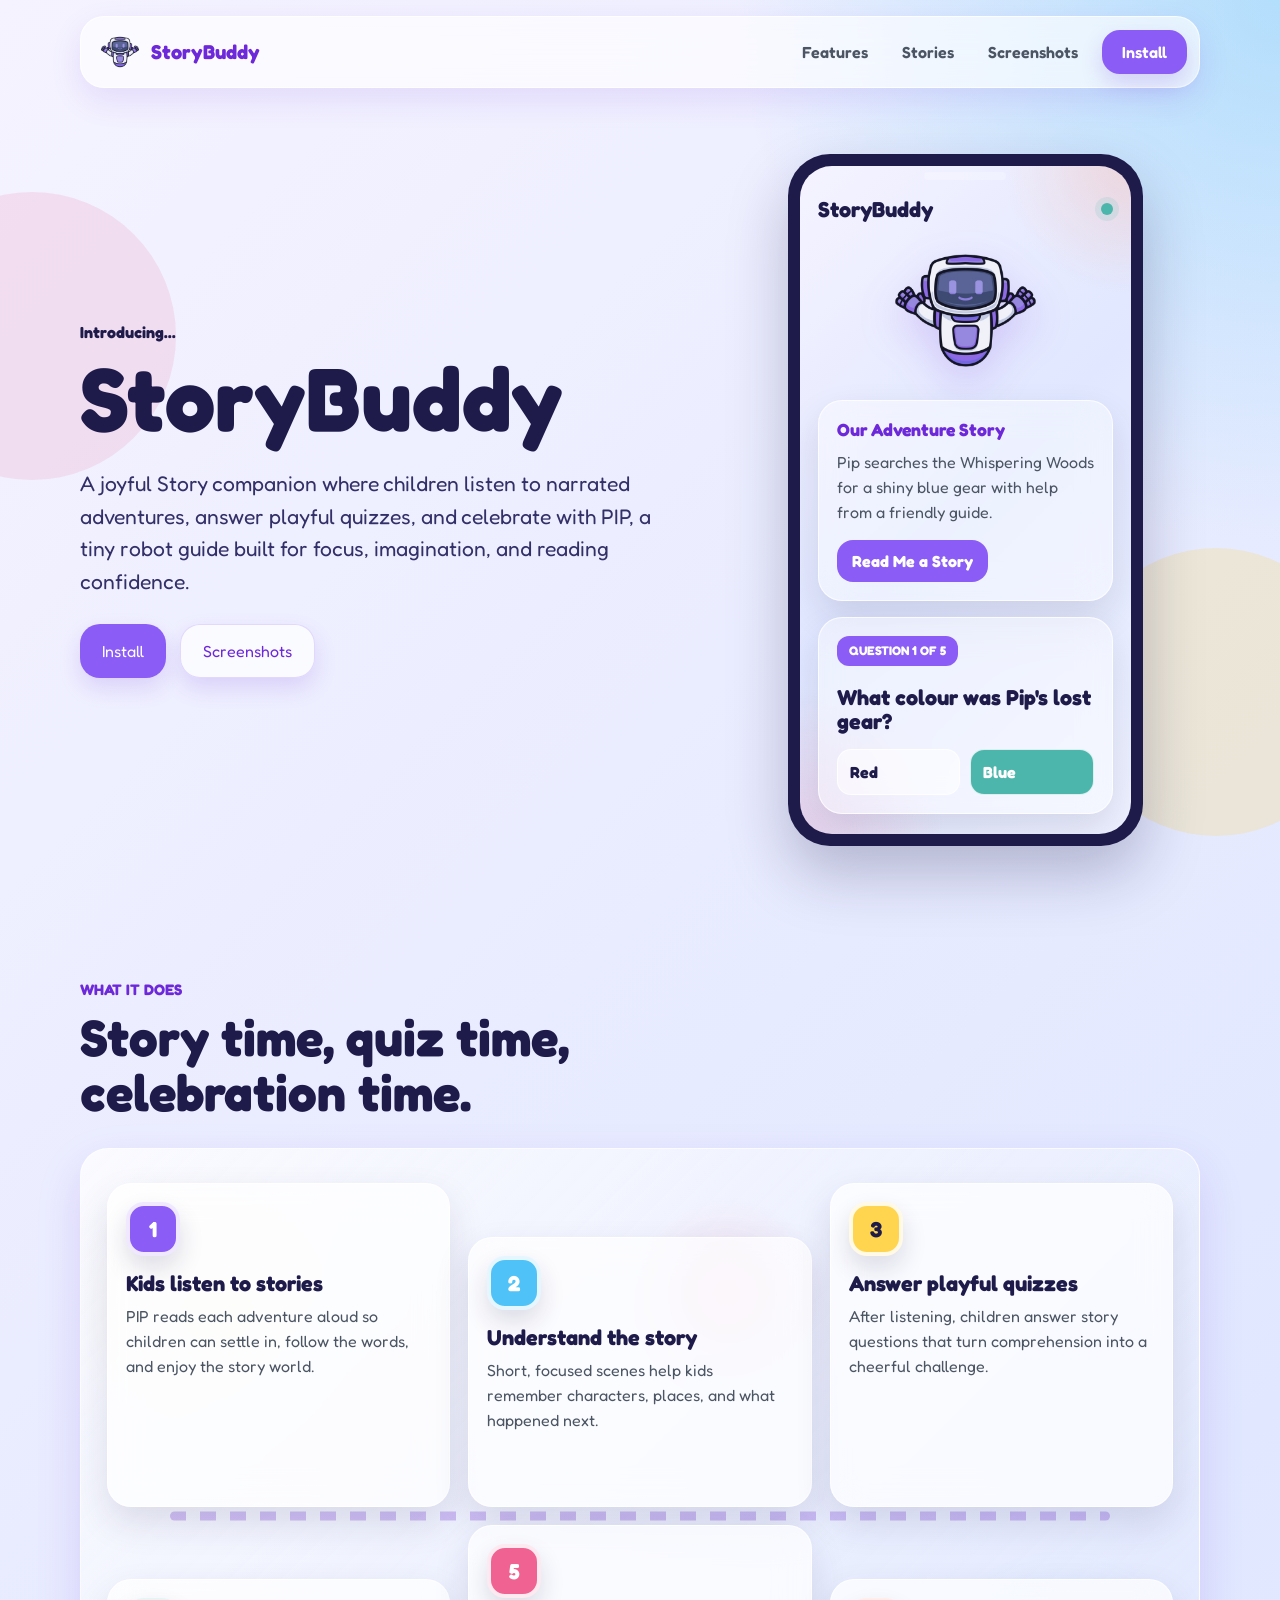
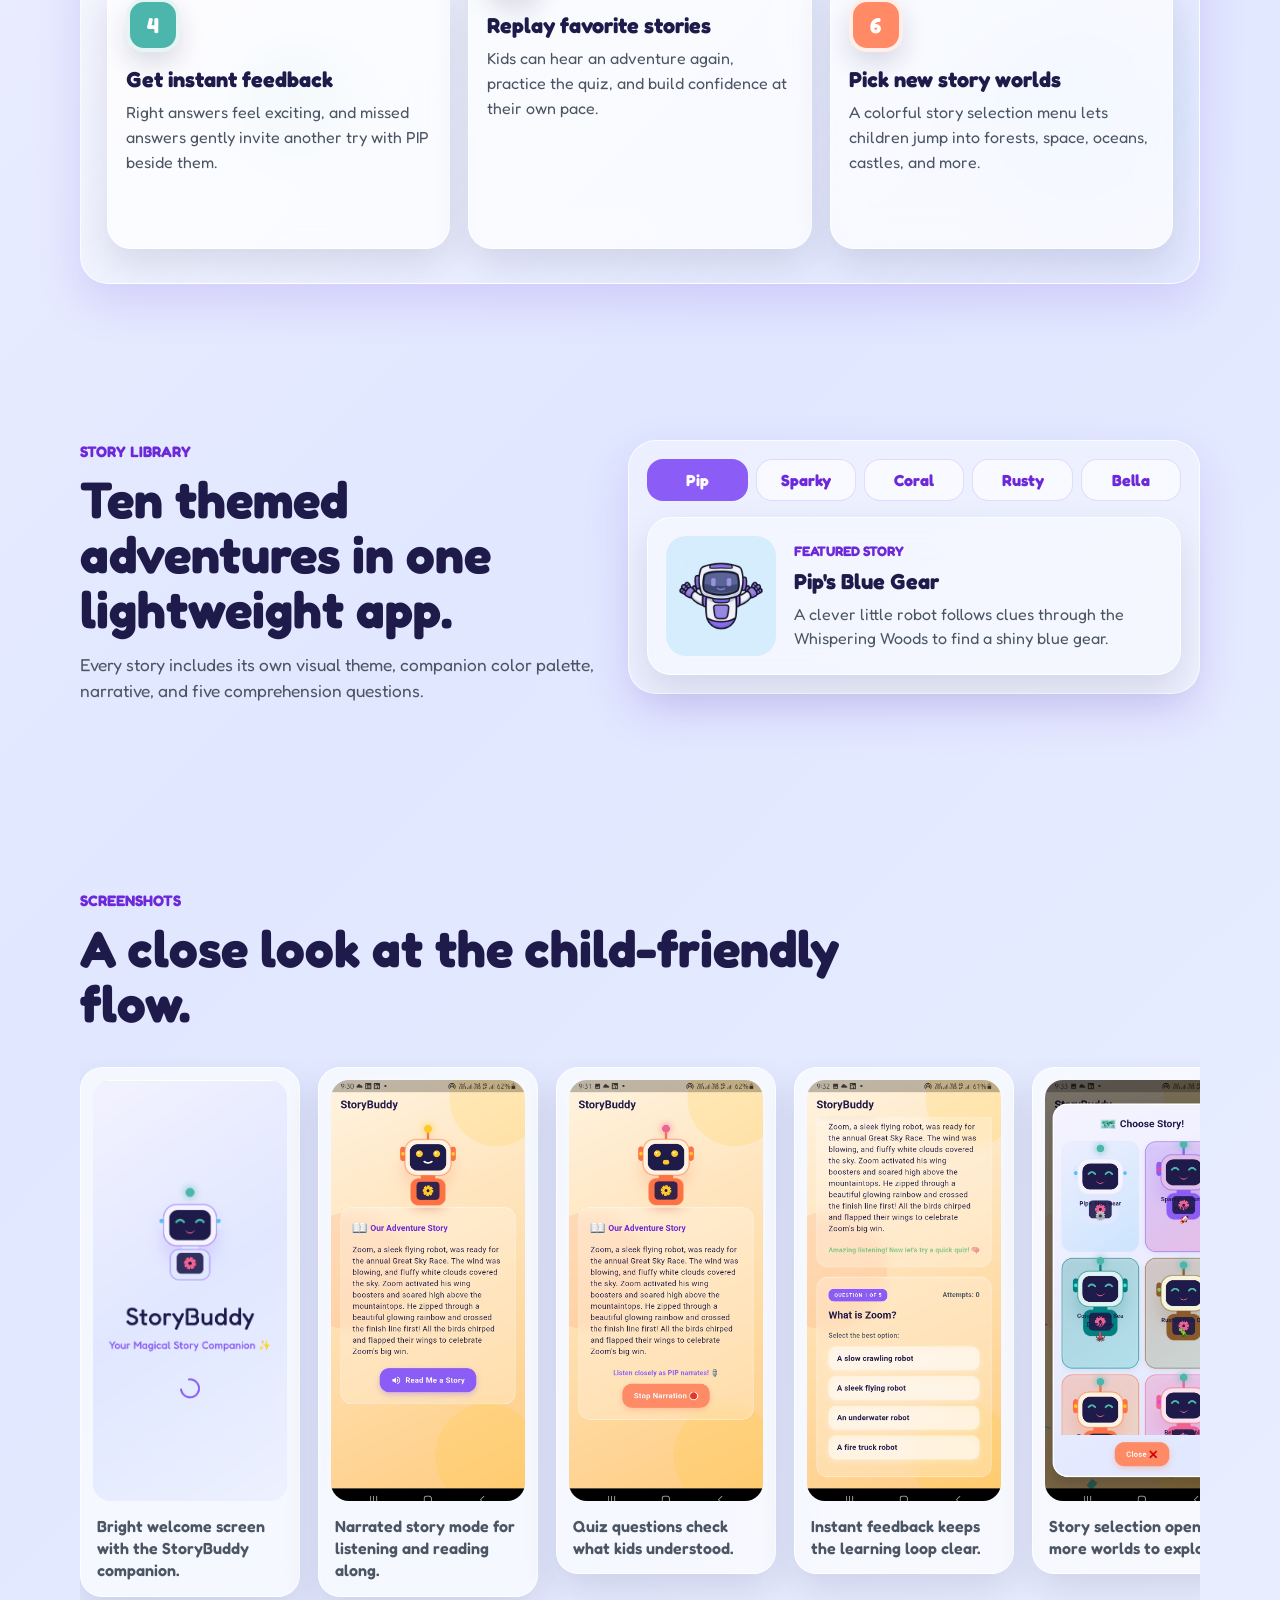
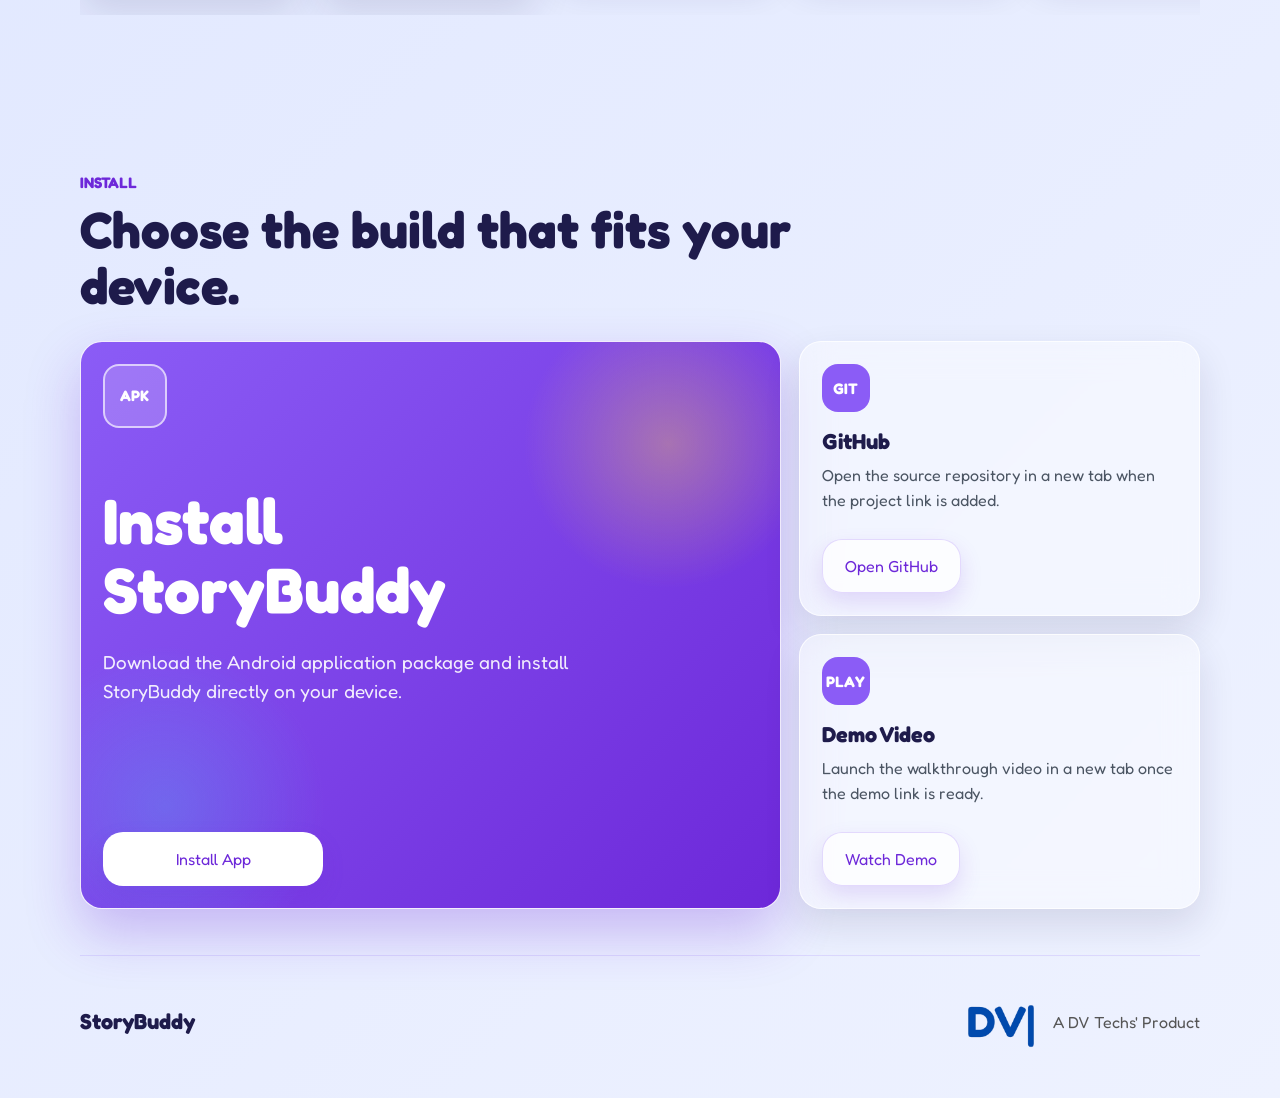
<file: site/index.html>
<!DOCTYPE html>
<html lang="en">
<head>
  <meta charset="UTF-8">
  <meta name="viewport" content="width=device-width, initial-scale=1.0">
  <meta name="description" content="StoryBuddy is a joyful Flutter storytelling companion for children with narrated stories, PIP the robot, and interactive comprehension quizzes.">
  <meta name="theme-color" content="#8B5CF6">
  <link rel="icon" type="image/png" href="../assets/logo/robo_logo.png">
  <link rel="preconnect" href="https://fonts.googleapis.com">
  <link rel="preconnect" href="https://fonts.gstatic.com" crossorigin>
  <link href="https://fonts.googleapis.com/css2?family=Fredoka:wght@400;500;600;700&display=swap" rel="stylesheet">
  <title>StoryBuddy - Magical Story Companion</title>
  <link rel="stylesheet" href="styles.css">
</head>
<body>
  <header class="site-header" data-header>
    <a class="brand" href="#top" aria-label="StoryBuddy home">
      <img src="../assets/logo/robo_logo.png" alt="" class="brand__mark">
      <span>StoryBuddy</span>
    </a>

    <button class="nav-toggle" type="button" aria-label="Open navigation" aria-expanded="false" data-nav-toggle>
      <span></span>
      <span></span>
    </button>

    <nav class="nav-links" data-nav>
      <a href="#features">Features</a>
      <a href="#stories">Stories</a>
      <a href="#screenshots">Screenshots</a>
      <a class="nav-install" href="#install">Install</a>
    </nav>
  </header>

  <main id="top">
    <section class="hero section-panel" aria-labelledby="hero-title">
      <div class="hero__content">
        <h4>Introducing...</h4>
        <h1 id="hero-title">StoryBuddy</h1>
        <p class="hero__lead">
          A joyful Story companion where children listen to narrated adventures,
          answer playful quizzes, and celebrate with PIP, a tiny robot guide built for focus,
          imagination, and reading confidence.
        </p>
        <div class="hero__actions" aria-label="Primary actions">
          <a class="button button--primary" href="#install">
            Install
          </a>
          <a class="button button--secondary" href="#screenshots">
            Screenshots
          </a>
        </div>
        
      </div>

      <div class="hero__visual" aria-label="StoryBuddy app preview">
        <div class="phone phone--hero">
          <div class="phone__screen">
            <div class="app-topbar">
              <span>StoryBuddy</span>
              <span class="signal-dot"></span>
            </div>
            <div class="pip-stage">
              <img src="../assets/logo/robo_logo.png" alt="PIP robot companion" class="pip-logo">
            </div>
            <article class="glass-card story-card">
              <div class="card-title">Our Adventure Story</div>
              <p>
                Pip searches the Whispering Woods for a shiny blue gear with help
                from a friendly guide.
              </p>
              <button class="mini-button" type="button">Read Me a Story</button>
            </article>
            <article class="glass-card quiz-card">
              <div class="question-tag">Question 1 of 5</div>
              <br/>
              <br/>
              <h3>What colour was Pip's lost gear?</h3>
              <div class="answer-grid">
                <span>Red</span>
                <span class="is-selected">Blue</span>
              </div>
            </article>
          </div>
        </div>
      </div>
    </section>

    <section class="section-wrap" id="features" aria-labelledby="features-title">
      <div class="section-heading">
        <p class="eyebrow">What it does</p>
        <h2 id="features-title">Story time, quiz time, celebration time.</h2>
      </div>

      <div class="feature-map" aria-label="StoryBuddy learning journey">
        <article class="map-stop map-stop--listen">
          <span class="map-stop__badge" aria-hidden="true">1</span>
          <div>
            <h3>Kids listen to stories</h3>
            <p>PIP reads each adventure aloud so children can settle in, follow the words, and enjoy the story world.</p>
          </div>
        </article>
        <article class="map-stop map-stop--understand">
          <span class="map-stop__badge" aria-hidden="true">2</span>
          <div>
            <h3>Understand the story</h3>
            <p>Short, focused scenes help kids remember characters, places, and what happened next.</p>
          </div>
        </article>
        <article class="map-stop map-stop--quiz">
          <span class="map-stop__badge" aria-hidden="true">3</span>
          <div>
            <h3>Answer playful quizzes</h3>
            <p>After listening, children answer story questions that turn comprehension into a cheerful challenge.</p>
          </div>
        </article>
        <article class="map-stop map-stop--feedback">
          <span class="map-stop__badge" aria-hidden="true">4</span>
          <div>
            <h3>Get instant feedback</h3>
            <p>Right answers feel exciting, and missed answers gently invite another try with PIP beside them.</p>
          </div>
        </article>
        <article class="map-stop map-stop--replay">
          <span class="map-stop__badge" aria-hidden="true">5</span>
          <div>
            <h3>Replay favorite stories</h3>
            <p>Kids can hear an adventure again, practice the quiz, and build confidence at their own pace.</p>
          </div>
        </article>
        <article class="map-stop map-stop--worlds">
          <span class="map-stop__badge" aria-hidden="true">6</span>
          <div>
            <h3>Pick new story worlds</h3>
            <p>A colorful story selection menu lets children jump into forests, space, oceans, castles, and more.</p>
          </div>
        </article>
      </div>
    </section>

    <section class="section-wrap split-section" id="stories" aria-labelledby="stories-title">
      <div class="section-heading">
        <p class="eyebrow">Story library</p>
        <h2 id="stories-title">Ten themed adventures in one lightweight app.</h2>
        <p>
          Every story includes its own visual theme, companion color palette, narrative,
          and five comprehension questions.
        </p>
      </div>

      <div class="story-picker" aria-label="Story previews">
        <div class="story-tabs" role="tablist" aria-label="Select a story" data-story-tabs>
          <button class="story-tab is-active" type="button" data-story="0">Pip</button>
          <button class="story-tab" type="button" data-story="1">Sparky</button>
          <button class="story-tab" type="button" data-story="2">Coral</button>
          <button class="story-tab" type="button" data-story="3">Rusty</button>
          <button class="story-tab" type="button" data-story="4">Bella</button>
        </div>
        <article class="story-preview glass-card" data-story-preview>
          <div class="story-preview__media">
            <img src="../assets/logo/robo_logo.png" alt="StoryBuddy robot preview">
          </div>
          <div>
            <p class="story-preview__label">Featured story</p>
            <h3 data-story-title>Pip's Blue Gear</h3>
            <p data-story-text>
              A clever little robot follows clues through the Whispering Woods to find a shiny blue gear.
            </p>
          </div>
        </article>
      </div>
    </section>

    <section class="section-wrap" id="screenshots" aria-labelledby="screenshots-title">
      <div class="section-heading">
        <p class="eyebrow">Screenshots</p>
        <h2 id="screenshots-title">A close look at the child-friendly flow.</h2>
      </div>

      <div class="screenshot-gallery">
        <figure class="screenshot-card">
          <img src="../assets/screenshots/1.png" alt="StoryBuddy splash screen">
          <figcaption>Bright welcome screen with the StoryBuddy companion.</figcaption>
        </figure>

        <figure class="screenshot-card">
          <img src="../assets/screenshots/2.jpeg" alt="StoryBuddy story narration screen">
          <figcaption>Narrated story mode for listening and reading along.</figcaption>
        </figure>

        <figure class="screenshot-card">
          <img src="../assets/screenshots/3.jpeg" alt="StoryBuddy quiz question screen">
          <figcaption>Quiz questions check what kids understood.</figcaption>
        </figure>

        <figure class="screenshot-card">
          <img src="../assets/screenshots/4.jpeg" alt="StoryBuddy answer feedback screen">
          <figcaption>Instant feedback keeps the learning loop clear.</figcaption>
        </figure>

        <figure class="screenshot-card">
          <img src="../assets/screenshots/5.jpeg" alt="StoryBuddy story selection screen">
          <figcaption>Story selection opens more worlds to explore.</figcaption>
        </figure>

        <figure class="screenshot-card">
          <img src="../assets/screenshots/6.jpeg" alt="StoryBuddy story world screen">
          <figcaption>Each world has its own playful look and feel.</figcaption>
        </figure>

        <figure class="screenshot-card">
          <img src="../assets/screenshots/7.jpeg" alt="StoryBuddy replay and quiz flow screen">
          <figcaption>Replayable stories make practice easy.</figcaption>
        </figure>
      </div>
    </section>

    <section class="section-wrap install-section" id="install" aria-labelledby="install-title">
      <div class="section-heading">
        <p class="eyebrow">Install</p>
        <h2 id="install-title">Choose the build that fits your device.</h2>
      </div>

      <div class="install-grid install-grid--actions">
        <article class="install-card install-card--primary">
          <span class="install-icon" aria-hidden="true">APK</span>
          <br/>
          <br/>
          <h3>Install StoryBuddy</h3>
          <p>Download the Android application package and install StoryBuddy directly on your device.</p>
          <a class="button button--primary install-download" href="../assets/downloads/StoryBuddy.apk" download>
            Install App
          </a>
        </article>

        <article class="install-card install-card--link">
          <span class="install-icon" aria-hidden="true">GIT</span>
          <h3>GitHub</h3>
          <p>Open the source repository in a new tab when the project link is added.</p>
          <a class="button button--secondary" href="https://github.com/DilipVelayutham/StoryBuddy" target="_blank" rel="noopener noreferrer">
            Open GitHub
          </a>
        </article>

        <article class="install-card install-card--link">
          <span class="install-icon" aria-hidden="true">PLAY</span>
          <h3>Demo Video</h3>
          <p>Launch the walkthrough video in a new tab once the demo link is ready.</p>
          <a class="button button--soft" href="https://drive.google.com/file/d/1a7AIVTSMLibVYfWcTxDYry6CwNTFH7X1/view?usp=sharing" target="_blank" rel="noopener noreferrer">
            Watch Demo
          </a>
        </article>
      </div>
    </section>
  </main>

  <footer class="site-footer">
    <div>
      <h3>StoryBuddy</h3>
    </div>
    <div class="logo-container">
      <img src="../assets/logo/dv_logo.png" alt="DV Logo" style="height: 80px; width: 80px;">
      <span class="tagline">A DV Techs' Product</span>
    </div>
  </footer>

  <script src="script.js"></script>
</body>
</html>
</file>
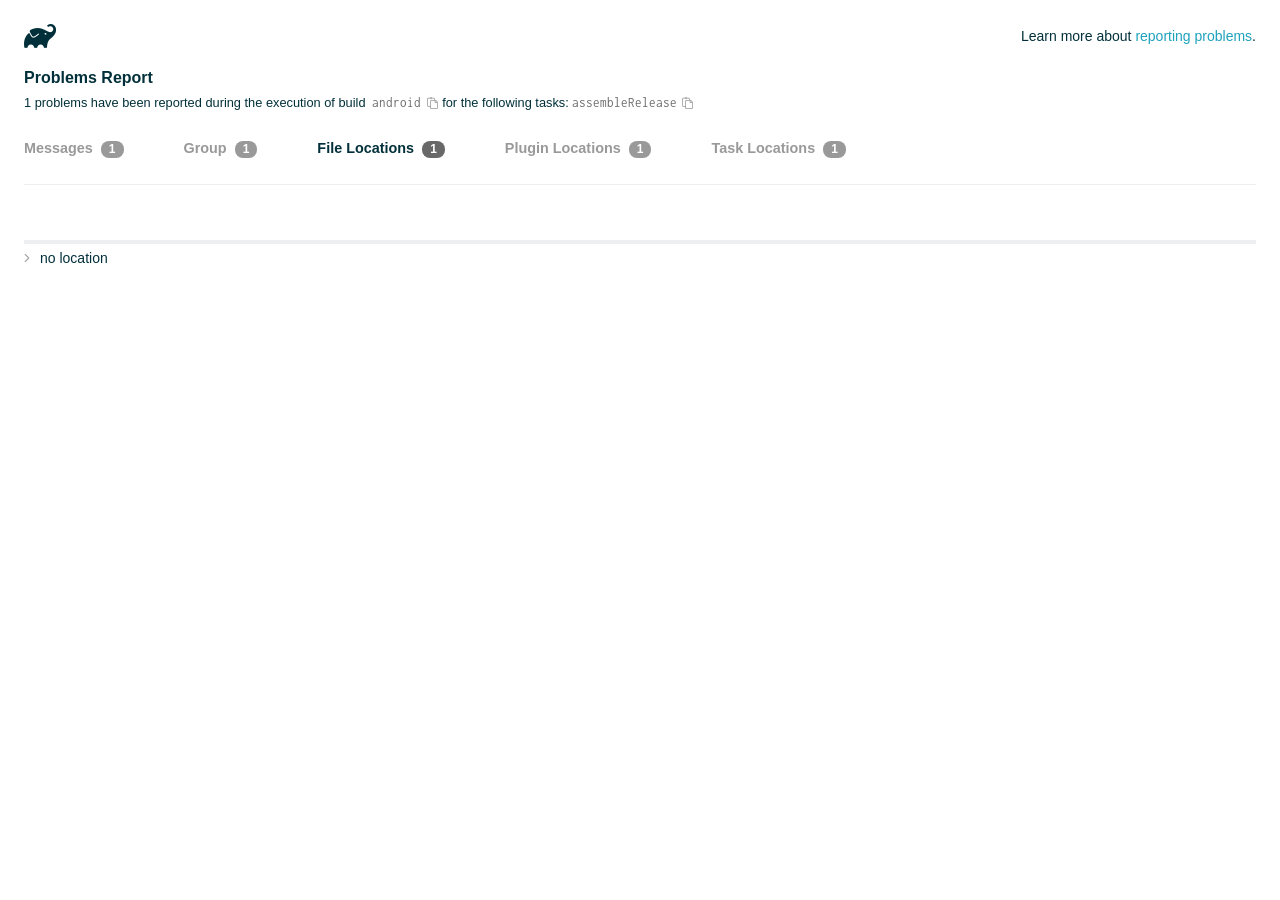
<file: android/build/reports/problems/problems-report.html>
<!DOCTYPE html>

<html lang="en">
<head>
    <!-- Required meta tags -->
    <meta charset="utf-8">
    <meta name="viewport" content="width=device-width, initial-scale=1, shrink-to-fit=no">

                    <style type="text/css">
                /*! normalize.css v7.0.0 | MIT License | github.com/necolas/normalize.css */
html {
    line-height: 1.15;
    -ms-text-size-adjust: 100%;
    -webkit-text-size-adjust: 100%
}

body {
    margin: 0
}

article, aside, footer, header, nav, section {
    display: block
}

h1 {
    font-size: 2em;
    margin: .67em 0
}

figcaption, figure, main {
    display: block
}

figure {
    margin: 1em 40px
}

hr {
    box-sizing: content-box;
    height: 0;
    overflow: visible
}

pre {
    font-family: monospace, monospace;
    font-size: 1em
}

a {
    background-color: transparent;
    -webkit-text-decoration-skip: objects
}

abbr[title] {
    border-bottom: none;
    text-decoration: underline;
    text-decoration: underline dotted
}

b, strong {
    font-weight: inherit
}

b, strong {
    font-weight: bolder
}

code, kbd, samp {
    font-family: monospace, monospace;
    font-size: 1em
}

dfn {
    font-style: italic
}

mark {
    background-color: #ff0;
    color: #000
}

small {
    font-size: 80%
}

sub, sup {
    font-size: 75%;
    line-height: 0;
    position: relative;
    vertical-align: baseline
}

sub {
    bottom: -.25em
}

sup {
    top: -.5em
}

audio, video {
    display: inline-block
}

audio:not([controls]) {
    display: none;
    height: 0
}

img {
    border-style: none
}

svg:not(:root) {
    overflow: hidden
}

button, input, optgroup, select, textarea {
    font-family: sans-serif;
    font-size: 100%;
    line-height: 1.15;
    margin: 0
}

button, input {
    overflow: visible
}

button, select {
    text-transform: none
}

[type=reset], [type=submit], button, html [type=button] {
    -webkit-appearance: button
}

[type=button]::-moz-focus-inner, [type=reset]::-moz-focus-inner, [type=submit]::-moz-focus-inner, button::-moz-focus-inner {
    border-style: none;
    padding: 0
}

[type=button]:-moz-focusring, [type=reset]:-moz-focusring, [type=submit]:-moz-focusring, button:-moz-focusring {
    outline: 1px dotted ButtonText
}

fieldset {
    padding: .35em .75em .625em
}

legend {
    box-sizing: border-box;
    color: inherit;
    display: table;
    max-width: 100%;
    padding: 0;
    white-space: normal
}

progress {
    display: inline-block;
    vertical-align: baseline
}

textarea {
    overflow: auto
}

[type=checkbox], [type=radio] {
    box-sizing: border-box;
    padding: 0
}

[type=number]::-webkit-inner-spin-button, [type=number]::-webkit-outer-spin-button {
    height: auto
}

[type=search] {
    -webkit-appearance: textfield;
    outline-offset: -2px
}

[type=search]::-webkit-search-cancel-button, [type=search]::-webkit-search-decoration {
    -webkit-appearance: none
}

::-webkit-file-upload-button {
    -webkit-appearance: button;
    font: inherit
}

details, menu {
    display: block
}

summary {
    display: list-item
}

canvas {
    display: inline-block
}

template {
    display: none
}

[hidden] {
    display: none
}

/* configuration cache styles */

.report-wrapper {
    margin: 0;
    padding: 0 24px;
}

.gradle-logo {
    width: 32px;
    height: 24px;
    background-image: url("[data-uri]");
    background-size: contain;
}

.header {
    display: flex;
    flex-wrap: wrap;
    position: fixed;
    top: 0;
    left: 0;
    width: 100%;
    padding: 24px 24px 0 24px;
    background-color: white;
    z-index: 1;
}

.learn-more {
    margin-left: auto;
    align-self: center;
    font-size: 0.875rem;
    font-weight: normal;
}

.title {
    display: flex;
    align-items: center;
    padding: 18px 0 24px 0;
    flex: 1 0 100%;
}

.content {
    font-size: 0.875rem;
    padding: 240px 0 48px;
    overflow-x: auto;
    white-space: nowrap;
}

.content ol:first-of-type {
    margin: 0;
}

.tree-btn {
    cursor: pointer;
    display: inline-block;
    width: 16px;
    height: 16px;
    background-size: contain;
    background-repeat: no-repeat;
    vertical-align: middle;
    margin-top: -0.2em;
}

.tree-btn.collapsed {
    background-image: url('data:image/svg+xml;utf8,<svg xmlns="http://www.w3.org/2000/svg" viewBox="0 0 192 512"><path d="M166.9 264.5l-117.8 116c-4.7 4.7-12.3 4.7-17 0l-7.1-7.1c-4.7-4.7-4.7-12.3 0-17L127.3 256 25.1 155.6c-4.7-4.7-4.7-12.3 0-17l7.1-7.1c4.7-4.7 12.3-4.7 17 0l117.8 116c4.6 4.7 4.6 12.3-.1 17z" fill="%23999999" stroke="%23999999"/></svg>');
}

.tree-btn.expanded {
    background-image: url('data:image/svg+xml;utf8,<svg xmlns="http://www.w3.org/2000/svg" viewBox="0 0 256 512"><path d="M119.5 326.9L3.5 209.1c-4.7-4.7-4.7-12.3 0-17l7.1-7.1c4.7-4.7 12.3-4.7 17 0L128 287.3l100.4-102.2c4.7-4.7 12.3-4.7 17 0l7.1 7.1c4.7 4.7 4.7 12.3 0 17L136.5 327c-4.7 4.6-12.3 4.6-17-.1z" fill="%23999999" stroke="%23999999"/></svg>');
}

ul .tree-btn {
    margin-right: 3px;
}

.leaf-icon {
    display: inline-block;
    width: 16px;
    height: 16px;
    background-image: url('data:image/svg+xml;utf8,<svg xmlns="http://www.w3.org/2000/svg" viewBox="0 0 256 512"><path d="M32 256 H224" stroke="%23999999" stroke-width="48" stroke-linecap="round"/></svg>');
    background-size: contain;
    background-repeat: no-repeat;
    vertical-align: middle;
    margin-top: -0.2em;
}

.invisible-text {
    user-select: all; /* Allow the text to be selectable */
    color: transparent; /* Hide the text */
    text-indent: -9999px; /* Move the text out of view */
    position: relative;
    white-space: pre; /* Preserve meaningful whitespace in the invisible text for copying */
}

.text-for-copy {
    display: inline-block;
}

.enum-icon {
    display: inline-block;
    width: 16px;
    height: 16px;
    background-image: url('data:image/svg+xml;utf8,<svg xmlns="http://www.w3.org/2000/svg" viewBox="0 0 1024 1024"><circle cx="512" cy="512" r="200" /></svg>');
    background-size: contain;
    background-repeat: no-repeat;
    vertical-align: middle;
    margin-inline-start: 0.5ex;
    margin-inline-end: 0.5ex;
    margin-top: -0.2em;
}

.error-icon {
    display: inline-block;
    width: 16px;
    height: 16px;
    background-image: url('data:image/svg+xml;utf8,<svg xmlns="http://www.w3.org/2000/svg" viewBox="0 0 320 512"><path d="M193.94 256L296.5 153.44l21.15-21.15c3.12-3.12 3.12-8.19 0-11.31l-22.63-22.63c-3.12-3.12-8.19-3.12-11.31 0L160 222.06 36.29 98.34c-3.12-3.12-8.19-3.12-11.31 0L2.34 120.97c-3.12 3.12-3.12 8.19 0 11.31L126.06 256 2.34 379.71c-3.12 3.12-3.12 8.19 0 11.31l22.63 22.63c3.12 3.12 8.19 3.12 11.31 0L160 289.94 262.56 392.5l21.15 21.15c3.12 3.12 8.19 3.12 11.31 0l22.63-22.63c3.12-3.12 3.12-8.19 0-11.31L193.94 256z" fill="%23FC461E" stroke="%23FC461E"/></svg>');
    background-size: contain;
    background-repeat: no-repeat;
    vertical-align: middle;
    margin-inline-start: 0.5ex;
    margin-inline-end: 0.5ex;
    margin-top: -0.2em;
}

.advice-icon {
    display: inline-block;
    width: 16px;
    height: 16px;
    background-image: url('data:image/svg+xml;utf8,<svg width="800px" height="800px" viewBox="-4.93 0 122.88 122.88" version="1.1" id="Layer_1" xmlns="http://www.w3.org/2000/svg" xmlns:xlink="http://www.w3.org/1999/xlink"  style="enable-background:new 0 0 113.01 122.88" xml:space="preserve"><g><path d="M44.13,102.06c-1.14,0.03-2.14-0.81-2.3-1.96c-0.17-1.2,0.64-2.31,1.82-2.54c-1.3-7.37-4.85-11.43-8.6-15.72 c-2.92-3.34-5.95-6.81-8.34-11.92c-2.35-5.03-3.64-10.23-3.6-15.63c0.05-5.4,1.42-10.96,4.4-16.71c0.02-0.04,0.04-0.07,0.06-0.11 l0,0c3.91-6.62,9.38-11.04,15.47-13.52c5.11-2.09,10.66-2.8,16.1-2.3c5.42,0.5,10.73,2.2,15.37,4.94 c5.9,3.49,10.75,8.67,13.42,15.21c1.44,3.54,2.42,7.49,2.54,11.82c0.12,4.31-0.62,8.96-2.61,13.88 c-2.66,6.59-6.18,10.68-9.47,14.51c-3.03,3.53-5.85,6.81-7.42,11.84c0.89,0.21,1.59,0.94,1.73,1.9c0.17,1.24-0.7,2.39-1.94,2.56 l-0.77,0.11c-0.14,1.09-0.23,2.26-0.27,3.51l0.25-0.04c1.24-0.17,2.39,0.7,2.56,1.94c0.17,1.24-0.7,2.39-1.94,2.56l-0.78,0.11 c0.01,0.15,0.02,0.3,0.03,0.45l0,0c0.07,0.88,0.08,1.73,0.03,2.54l0.13-0.02c1.25-0.15,2.38,0.74,2.54,1.98 c0.15,1.25-0.74,2.38-1.98,2.54l-1.68,0.21c-1.2,3.11-3.34,5.48-5.87,6.94c-1.74,1.01-3.67,1.59-5.61,1.71 c-1.97,0.12-3.96-0.25-5.78-1.13c-2.08-1.02-3.94-2.71-5.29-5.14c-0.65-0.33-1.13-0.97-1.23-1.75c-0.04-0.31-0.01-0.61,0.07-0.89 c-0.39-1.16-0.68-2.43-0.87-3.83l-0.07,0.01c-1.24,0.17-2.39-0.7-2.56-1.94c-0.17-1.24,0.7-2.39,1.94-2.56l0.54-0.08 C44.19,104.32,44.18,103.16,44.13,102.06L44.13,102.06z M2.18,58.86C1.01,58.89,0.04,57.98,0,56.81c-0.04-1.17,0.88-2.14,2.05-2.18 l8.7-0.3c1.17-0.04,2.14,0.88,2.18,2.05c0.04,1.17-0.88,2.14-2.05,2.18L2.18,58.86L2.18,58.86z M110.68,50.25 c1.16-0.12,2.2,0.73,2.32,1.89c0.12,1.16-0.73,2.2-1.89,2.32l-8.66,0.91c-1.16,0.12-2.2-0.73-2.32-1.89 c-0.12-1.16,0.73-2.2,1.89-2.32L110.68,50.25L110.68,50.25z M94.91,14.78c0.65-0.97,1.96-1.23,2.93-0.58 c0.97,0.65,1.23,1.96,0.58,2.93l-4.84,7.24c-0.65,0.97-1.96,1.23-2.93,0.58c-0.97-0.65-1.23-1.96-0.58-2.93L94.91,14.78 L94.91,14.78z M57.63,2.06c0.03-1.17,1-2.09,2.16-2.06c1.17,0.03,2.09,1,2.06,2.16l-0.22,8.7c-0.03,1.17-1,2.09-2.16,2.06 c-1.17-0.03-2.09-1-2.06-2.16L57.63,2.06L57.63,2.06z M13.88,15.53c-0.86-0.8-0.9-2.14-0.11-2.99c0.8-0.86,2.14-0.9,2.99-0.11 l6.37,5.94c0.86,0.8,0.9,2.14,0.11,2.99c-0.8,0.86-2.14,0.9-2.99,0.11L13.88,15.53L13.88,15.53z M47.88,96.95l18.49-2.63 c1.59-6.7,5.05-10.73,8.8-15.08c3.08-3.58,6.36-7.4,8.76-13.34c1.76-4.35,2.41-8.43,2.31-12.19c-0.1-3.75-0.96-7.21-2.24-10.34 c-2.3-5.63-6.51-10.11-11.65-13.15c-4.11-2.43-8.8-3.94-13.59-4.37c-4.77-0.44-9.64,0.19-14.13,2.02 c-5.26,2.15-9.99,5.97-13.39,11.72c-2.64,5.12-3.86,10.02-3.9,14.73c-0.04,4.74,1.11,9.33,3.2,13.8c2.13,4.56,4.97,7.8,7.69,10.92 C42.47,83.9,46.48,88.49,47.88,96.95L47.88,96.95z M65.62,99.02l-17.27,2.45c0.05,1.1,0.07,2.25,0.05,3.47l17.05-2.42 C65.47,101.29,65.52,100.12,65.62,99.02L65.62,99.02z M48.49,109.52c0.12,0.92,0.3,1.76,0.53,2.54l16.55-2.04 c0.11-0.86,0.13-1.77,0.05-2.74l0,0l0-0.02l-0.01-0.17L48.49,109.52L48.49,109.52z M51.37,116.36c0.64,0.67,1.35,1.19,2.1,1.55 c1.15,0.56,2.42,0.79,3.67,0.72c1.29-0.08,2.57-0.47,3.74-1.15c1.1-0.64,2.09-1.53,2.88-2.65L51.37,116.36L51.37,116.36z"/></g></svg>');
    background-size: contain;
    background-repeat: no-repeat;
    vertical-align: middle;
    margin-inline-start: 0.5ex;
    margin-inline-end: 0.5ex;
    margin-top: -0.2em;
}

.warning-icon {
    display: inline-block;
    width: 13px;
    height: 13px;
    background-image: url('data:image/svg+xml;utf8,<svg xmlns="http://www.w3.org/2000/svg" viewBox="0 0 576 512"><path d="M270.2 160h35.5c3.4 0 6.1 2.8 6 6.2l-7.5 196c-.1 3.2-2.8 5.8-6 5.8h-20.5c-3.2 0-5.9-2.5-6-5.8l-7.5-196c-.1-3.4 2.6-6.2 6-6.2zM288 388c-15.5 0-28 12.5-28 28s12.5 28 28 28 28-12.5 28-28-12.5-28-28-28zm281.5 52L329.6 24c-18.4-32-64.7-32-83.2 0L6.5 440c-18.4 31.9 4.6 72 41.6 72H528c36.8 0 60-40 41.5-72zM528 480H48c-12.3 0-20-13.3-13.9-24l240-416c6.1-10.6 21.6-10.7 27.7 0l240 416c6.2 10.6-1.5 24-13.8 24z" fill="%23DEAD22" stroke="%23DEAD22"/></svg>');
    background-size: contain;
    background-repeat: no-repeat;
    vertical-align: middle;
    margin-inline-start: 0.3ex;
    margin-inline-end: 1.1ex;
    margin-top: -0.1em;
}

.documentation-button {
    cursor: pointer;
    display: inline-block;
    width: 13px;
    height: 13px;
    background-image: url('data:image/svg+xml;utf8,<svg xmlns="http://www.w3.org/2000/svg" viewBox="0 0 512 512"><path d="M256 340c-15.464 0-28 12.536-28 28s12.536 28 28 28 28-12.536 28-28-12.536-28-28-28zm7.67-24h-16c-6.627 0-12-5.373-12-12v-.381c0-70.343 77.44-63.619 77.44-107.408 0-20.016-17.761-40.211-57.44-40.211-29.144 0-44.265 9.649-59.211 28.692-3.908 4.98-11.054 5.995-16.248 2.376l-13.134-9.15c-5.625-3.919-6.86-11.771-2.645-17.177C185.658 133.514 210.842 116 255.67 116c52.32 0 97.44 29.751 97.44 80.211 0 67.414-77.44 63.849-77.44 107.408V304c0 6.627-5.373 12-12 12zM256 40c118.621 0 216 96.075 216 216 0 119.291-96.61 216-216 216-119.244 0-216-96.562-216-216 0-119.203 96.602-216 216-216m0-32C119.043 8 8 119.083 8 256c0 136.997 111.043 248 248 248s248-111.003 248-248C504 119.083 392.957 8 256 8z" fill="%23999999" stroke="%23999999"/></svg>');
    background-size: contain;
    background-repeat: no-repeat;
    vertical-align: middle;
    margin-inline-start: 0.5ex;
    margin-inline-end: 0.5ex;
    margin-top: -0.2em;
}

.documentation-button::selection {
    color: transparent;
}

.documentation-button:hover {
    color: transparent;
}

.copy-button {
    cursor: pointer;
    display: inline-block;
    width: 12px;
    height: 12px;
    background-image: url('data:image/svg+xml;utf8,<svg xmlns="http://www.w3.org/2000/svg" viewBox="0 0 448 512"><path d="M433.941 193.941l-51.882-51.882A48 48 0 0 0 348.118 128H320V80c0-26.51-21.49-48-48-48h-66.752C198.643 13.377 180.858 0 160 0s-38.643 13.377-45.248 32H48C21.49 32 0 53.49 0 80v288c0 26.51 21.49 48 48 48h80v48c0 26.51 21.49 48 48 48h224c26.51 0 48-21.49 48-48V227.882a48 48 0 0 0-14.059-33.941zm-22.627 22.627a15.888 15.888 0 0 1 4.195 7.432H352v-63.509a15.88 15.88 0 0 1 7.431 4.195l51.883 51.882zM160 30c9.941 0 18 8.059 18 18s-8.059 18-18 18-18-8.059-18-18 8.059-18 18-18zM48 384c-8.822 0-16-7.178-16-16V80c0-8.822 7.178-16 16-16h66.752c6.605 18.623 24.389 32 45.248 32s38.643-13.377 45.248-32H272c8.822 0 16 7.178 16 16v48H176c-26.51 0-48 21.49-48 48v208H48zm352 96H176c-8.822 0-16-7.178-16-16V176c0-8.822 7.178-16 16-16h144v72c0 13.2 10.8 24 24 24h72v208c0 8.822-7.178 16-16 16z" fill="%23999999" stroke="%23999999"/></svg>');
    background-size: contain;
    background-repeat: no-repeat;
    vertical-align: middle;
    margin-inline-start: 0.5ex;
    margin-top: -0.2em;
}

.groups{
    display: flex;
    border-bottom: 1px solid #EDEEEF;
    flex: 1 0 100%;
}

.uncategorized {
    display: flex;
    border-top: 4px solid #EDEEEF;
    flex: 1 0 100%;
}

.group-selector {
    padding: 0 52px 24px 0;
    font-size: 0.9rem;
    font-weight: bold;
    color: #999999;
    cursor: pointer;
}

.group-selector__count {
    margin: 0 8px;
    border-radius: 8px;
    background-color: #999;
    color: #fff;
    padding: 1px 8px 2px;
    font-size: 0.75rem;
}

.group-selector--active {
    color: #02303A;
    cursor: auto;
}

.group-selector--active .group-selector__count {
    background-color: #686868;
}

.group-selector--disabled {
    cursor: not-allowed;
}

.accordion-header {
    cursor: pointer;
}

.container {
    padding-left: 0.5em;
    padding-right: 0.5em;
}

.stacktrace {
    border-radius: 4px;
    overflow-x: auto;
    padding: 0.5rem;
    margin-bottom: 0;
    min-width: 1000px;
}

/* Lato (bold, regular) */
@font-face {
    font-display: swap;
    font-family: Lato;
    font-weight: 500;
    font-style: normal;
    src: url("https://assets.gradle.com/lato/fonts/lato-semibold/lato-semibold.woff2") format("woff2"),
    url("https://assets.gradle.com/lato/fonts/lato-semibold/lato-semibold.woff") format("woff");
}

@font-face {
    font-display: swap;
    font-family: Lato;
    font-weight: bold;
    font-style: normal;
    src: url("https://assets.gradle.com/lato/fonts/lato-bold/lato-bold.woff2") format("woff2"),
    url("https://assets.gradle.com/lato/fonts/lato-bold/lato-bold.woff") format("woff");
}

* {
    -webkit-box-sizing: border-box;
    -moz-box-sizing: border-box;
    box-sizing: border-box;
}

html,
body {
    margin: 0;
    padding: 0;
}

html {
    font-family: "Lato", "Helvetica Neue", Arial, sans-serif;
    font-size: 16px;
    font-weight: 400;
    line-height: 1.5;
}

body {
    color: #02303A;
    background-color: #ffffff;
    -webkit-text-size-adjust: 100%;
    -ms-text-size-adjust: 100%;
    -webkit-font-smoothing: antialiased;
}


/* typography */
h1, h2, h3, h4, h5, h6 {
    color: #02303A;
    text-rendering: optimizeLegibility;
    margin: 0;
}

h1 {
    font-size: 1rem;
}

h2 {
    font-size: 0.9rem;
}

h3 {
    font-size: 1.125rem;
}

h4, h5, h6 {
    font-size: 0.875rem;
}

h1 code {
    font-weight: bold;
}

ul, ol, dl {
    list-style-position: outside;
    line-height: 1.6;
    padding: 0;
    margin: 0 0 0 20px;
    list-style-type: none;
}

li {
    line-height: 2;
}

a {
    color: #1DA2BD;
    text-decoration: none;
    transition: all 0.3s ease, visibility 0s;
}

a:hover {
    color: #35c1e4;
}

/* code */
code, pre {
    font-family: Inconsolata, Monaco, "Courier New", monospace;
    font-style: normal;
    font-variant-ligatures: normal;
    font-variant-caps: normal;
    font-variant-numeric: normal;
    font-variant-east-asian: normal;
    font-weight: normal;
    font-stretch: normal;
    color: #686868;
}

*:not(pre) > code {
    letter-spacing: 0;
    padding: 0.1em 0.5ex;
    text-rendering: optimizeSpeed;
    word-spacing: -0.15em;
    word-wrap: break-word;
}

pre {
    font-size: 0.75rem;
    line-height: 1.8;
    margin-top: 0;
    margin-bottom: 1.5em;
    padding: 1rem;
}

pre code {
    background-color: transparent;
    color: inherit;
    line-height: 1.8;
    font-size: 100%;
    padding: 0;
}

a code {
    color: #1BA8CB;
}

pre.code, pre.programlisting, pre.screen, pre.tt {
    background-color: #f7f7f8;
    border-radius: 4px;
    font-size: 1em;
    line-height: 1.45;
    margin-bottom: 1.25em;
    overflow-x: auto;
    padding: 1rem;
}

li em, p em {
    padding: 0 1px;
}

code em, tt em {
    text-decoration: none;
}

code + .copy-button {
    margin-inline-start: 0.2ex;
}

.java-exception {
    font-size: 0.75rem;
    padding-left: 24px;
}

.java-exception ul {
    margin: 0;
    line-height: inherit;
}

.java-exception code {
    white-space: pre;
}

.java-exception-part-toggle {
    user-select: none;
    cursor: pointer;
    border-radius: 2px;
    padding: 0.1em 0.2em;
    background: azure;
    color: #686868;
}

                </style>
    <!-- Inconsolata is used as a default monospace font in the report. -->
    <link rel="stylesheet" href="https://fonts.googleapis.com/css?family=Inconsolata:400,700" />

    <title>Gradle Configuration Cache</title>
</head>
<body>

<div id="playground"></div>

<div class="report" id="report">
    Loading...
</div>

<script type="text/javascript">
function configurationCacheProblems() { return (
// begin-report-data
{"diagnostics":[{"locations":[{"pluginId":"kotlin-android"}],"problem":[{"text":"Deprecated 'org.jetbrains.kotlin.android' plugin usage"}],"severity":"WARNING","problemDetails":[{"text":"The 'org.jetbrains.kotlin.android' plugin in project ':app' is no longer required for Kotlin support since AGP 9.0."}],"contextualLabel":"Deprecated 'org.jetbrains.kotlin.android' plugin usage","documentationLink":"https://kotl.in/gradle/agp-built-in-kotlin","problemId":[{"name":"kgp:deprecation","displayName":"Kotlin Gradle Plugin Deprecation"},{"name":"kotlin","displayName":"Kotlin"},{"name":"deprecated-kotlin-android-plugin","displayName":"Deprecated 'org.jetbrains.kotlin.android' plugin usage"}],"solutions":[[{"text":"Remove both `android.builtInKotlin=true` and `android.newDsl=false` from `gradle.properties`, then migrate to built-in Kotlin."}]]}],"problemsReport":{"totalProblemCount":1,"buildName":"android","requestedTasks":"assembleRelease","documentationLink":"https://docs.gradle.org/9.1.0/userguide/reporting_problems.html","documentationLinkCaption":"Problem report","summaries":[]}}
// end-report-data
);}
</script>
                <script type="text/javascript">
                !function(n,t){"object"==typeof exports&&"object"==typeof module?module.exports=t():"function"==typeof define&&define.amd?define([],t):"object"==typeof exports?exports["configuration-cache-report"]=t():n["configuration-cache-report"]=t()}(this,(()=>(({70:function(){void 0===ArrayBuffer.isView&&(ArrayBuffer.isView=function(n){return null!=n&&null!=n.__proto__&&n.__proto__.__proto__===Int8Array.prototype.__proto__}),void 0===Math.imul&&(Math.imul=function(n,t){return(4294901760&n)*(65535&t)+(65535&n)*(0|t)|0}),this["configuration-cache-report"]=function(n){"use strict";var t,r,i,e,u,o,f,s,c,a,h,l,_,v,d,g,w,b,p,m,k,q,y,B,C,x,j,P,I,S,z,T,E,L,N,A,M,F,D,O,R,H,$,G,U,V,Q,Z,Y,W,K,X,J,nn,tn,rn,en,un,on,fn,sn,cn,an,hn,ln,_n,vn,dn,gn,wn,bn,pn,mn,kn,qn,yn,Bn,Cn,xn,jn,Pn,In,Sn,zn,Tn,En,Ln,Nn,An,Mn=Math.imul,Fn=ArrayBuffer.isView;function Dn(n,t){if(!(t>=0))throw _u(ce("Requested element count "+t+" is less than zero."));return function(n,t){if(!(t>=0))throw _u(ce("Requested element count "+t+" is less than zero."));if(0===t)return Ct();if(t>=n.length)return function(n){switch(n.length){case 0:return Ct();case 1:return qr(n[0]);default:return function(n){return Hr(function(n){return new It(n,!1)}(n))}(n)}}(n);if(1===t)return qr(n[0]);var r=0,i=Rr(),e=0,u=n.length;n:for(;e<u;){var o=n[e];if(e=e+1|0,i.d(o),(r=r+1|0)===t)break n}return i}(n,rt(n.length-t|0,0))}function On(n,t,r,i,e,u,o){return t=t===A?", ":t,r=r===A?"":r,i=i===A?"":i,e=e===A?-1:e,u=u===A?"...":u,o=o===A?null:o,function(n,t,r,i,e,u,o,f){r=r===A?", ":r,i=i===A?"":i,e=e===A?"":e,u=u===A?-1:u,o=o===A?"...":o,f=f===A?null:f,t.e(i);var s=0,c=0,a=n.length;n:for(;c<a;){var h=n[c];if(c=c+1|0,(s=s+1|0)>1&&t.e(r),!(u<0||s<=u))break n;Jt(t,h,f)}return u>=0&&s>u&&t.e(o),t.e(e),t}(n,Bi(),t,r,i,e,u,o).toString()}function Rn(n){return n.length-1|0}function Hn(n,t){if(null==t){var r=0,i=n.length-1|0;if(r<=i)do{var e=r;if(r=r+1|0,null==n[e])return e}while(r<=i)}else{var u=0,o=n.length-1|0;if(u<=o)do{var f=u;if(u=u+1|0,le(t,n[f]))return f}while(u<=o)}return-1}function $n(n,t,r,i,e,u,o){return t=t===A?", ":t,r=r===A?"":r,i=i===A?"":i,e=e===A?-1:e,u=u===A?"...":u,o=o===A?null:o,Gn(n,Bi(),t,r,i,e,u,o).toString()}function Gn(n,t,r,i,e,u,o,f){r=r===A?", ":r,i=i===A?"":i,e=e===A?"":e,u=u===A?-1:u,o=o===A?"...":o,f=f===A?null:f,t.e(i);var s=0,c=n.f();n:for(;c.g();){var a=c.h();if((s=s+1|0)>1&&t.e(r),!(u<0||s<=u))break n;Jt(t,a,f)}return u>=0&&s>u&&t.e(o),t.e(e),t}function Un(n){if(n.i())throw xu("List is empty.");return n.j(0)}function Vn(n){return new tt(n)}function Qn(n){if(Ke(n,Di)){var t;switch(n.k()){case 0:t=Ct();break;case 1:t=qr(Ke(n,Fi)?n.j(0):n.f().h());break;default:t=Zn(n)}return t}return xt(Xn(n))}function Zn(n){return Hr(n)}function Yn(n){if(Ke(n,Di)&&n.k()<=1)return Qn(n);var t=Xn(n);return function(n){var t=(n.k()/2|0)-1|0;if(t<0)return br();var r=jt(n),i=0;if(i<=t)do{var e=i;i=i+1|0;var u=n.j(e);n.f4(e,n.j(r)),n.f4(r,u),r=r-1|0}while(e!==t)}(t),t}function Wn(n,t){if(!(t>=0))throw _u(ce("Requested element count "+t+" is less than zero."));return function(n,t){if(!(t>=0))throw _u(ce("Requested element count "+t+" is less than zero."));if(0===t)return Ct();if(Ke(n,Di)){if(t>=n.k())return Qn(n);if(1===t)return qr(function(n){if(Ke(n,Fi))return Un(n);var t=n.f();if(!t.g())throw xu("Collection is empty.");return t.h()}(n))}var r=0,i=Rr(),e=n.f();n:for(;e.g();){var u=e.h();if(i.d(u),(r=r+1|0)===t)break n}return xt(i)}(n,rt(n.k()-t|0,0))}function Kn(n,t){if(!(t>=0))throw _u(ce("Requested element count "+t+" is less than zero."));if(0===t)return Ct();var r=n.k();if(t>=r)return Qn(n);if(1===t)return qr(Jn(n));var i=Rr();if(Ke(n,bi)){var e=r-t|0;if(e<r)do{var u=e;e=e+1|0,i.d(n.j(u))}while(e<r)}else for(var o=n.l(r-t|0);o.g();){var f=o.h();i.d(f)}return i}function Xn(n){return Ke(n,Di)?Zn(n):nt(n,Or())}function Jn(n){if(n.i())throw xu("List is empty.");return n.j(jt(n))}function nt(n,t){for(var r=n.f();r.g();){var i=r.h();t.d(i)}return t}function tt(n){this.n_1=n}function rt(n,t){return n<t?t:n}function it(n,t){return n>t?t:n}function et(n,t){return Kt().q(n,t,-1)}function ut(n,t){return new Ft(n,t)}function ot(n){var t=n.f();if(!t.g())return Ct();var r=t.h();if(!t.g())return qr(r);var i=Or();for(i.d(r);t.g();)i.d(t.h());return i}function ft(n){this.r_1=n}function st(n,t){this.s_1=n,this.t_1=t}function ct(){}function at(n){this.x_1=n,this.w_1=0}function ht(n,t){this.a1_1=n,at.call(this,n),_t().b1(t,this.a1_1.k()),this.w_1=t}function lt(){t=this}function _t(){return null==t&&new lt,t}function vt(){_t(),ct.call(this)}function dt(n){this.h1_1=n}function gt(n,t){return t===n?"(this Map)":Vi(t)}function wt(n,t){var r;n:{for(var i=n.o().f();i.g();){var e=i.h();if(le(e.j1(),t)){r=e;break n}}r=null}return r}function bt(){r=this}function pt(){return null==r&&new bt,r}function mt(n){this.q1_1=n,ct.call(this)}function kt(){pt(),this.n1_1=null,this.o1_1=null}function qt(){i=this}function yt(){return null==i&&new qt,i}function Bt(n){return n.length>0?ou(n):Ct()}function Ct(){return null==e&&new Pt,e}function xt(n){switch(n.k()){case 0:return Ct();case 1:return qr(n.j(0));default:return n}}function jt(n){return n.k()-1|0}function Pt(){e=this,this.z1_1=new ke(-1478467534,-1720727600)}function It(n,t){this.b2_1=n,this.c2_1=t}function St(){u=this}function zt(){return null==u&&new St,u}function Tt(n,t){return Ke(n,Di)?n.k():t}function Et(n,t){if(Ke(t,Di))return n.m(t);for(var r=!1,i=t.f();i.g();){var e=i.h();n.d(e)&&(r=!0)}return r}function Lt(){}function Nt(n,t){this.h2_1=n,this.g2_1=n.i2_1.l(function(n,t){if(!(0<=t&&t<=n.k()))throw du("Position index "+t+" must be in range ["+Ve(0,n.k())+"].");return n.k()-t|0}(n,t))}function At(n){vt.call(this),this.i2_1=n}function Mt(n){this.k2_1=n,this.j2_1=n.l2_1.f()}function Ft(n,t){this.l2_1=n,this.m2_1=t}function Dt(n){for(;n.n2_1.g();){var t=n.n2_1.h();if(n.q2_1.t2_1(t)===n.q2_1.s2_1)return n.p2_1=t,n.o2_1=1,br()}n.o2_1=0}function Ot(n){this.q2_1=n,this.n2_1=n.r2_1.f(),this.o2_1=-1,this.p2_1=null}function Rt(n,t,r){t=t===A||t,this.r2_1=n,this.s2_1=t,this.t2_1=r}function Ht(){return null==o&&new $t,o}function $t(){o=this,this.u2_1=new ke(1993859828,793161749)}function Gt(n,t,r){return Ut(Ut(n,r)-Ut(t,r)|0,r)}function Ut(n,t){var r=n%t|0;return r>=0?r:r+t|0}function Vt(){f=this,this.p_1=new Zt(1,0)}function Qt(){return null==f&&new Vt,f}function Zt(n,t){Qt(),Xt.call(this,n,t,1)}function Yt(n,t,r){Lt.call(this),this.d3_1=r,this.e3_1=t,this.f3_1=this.d3_1>0?n<=t:n>=t,this.g3_1=this.f3_1?n:this.e3_1}function Wt(){s=this}function Kt(){return null==s&&new Wt,s}function Xt(n,t,r){if(Kt(),0===r)throw _u("Step must be non-zero.");if(r===mr().MIN_VALUE)throw _u("Step must be greater than Int.MIN_VALUE to avoid overflow on negation.");this.z2_1=n,this.a3_1=function(n,t,r){var i;if(r>0)i=n>=t?t:t-Gt(t,n,r)|0;else{if(!(r<0))throw _u("Step is zero.");i=n<=t?t:t+Gt(n,t,0|-r)|0}return i}(n,t,r),this.b3_1=r}function Jt(n,t,r){null!=r?n.e(r(t)):null==t||nu(t)?n.e(t):t instanceof Mi?n.i3(t.h3_1):n.e(Vi(t))}function nr(n,t,r){if(n===t)return!0;if(!(r=r!==A&&r))return!1;var i=xi(n),e=xi(t);return i===e||le(new Mi(ne(Li(i).toLowerCase(),0)),new Mi(ne(Li(e).toLowerCase(),0)))}function tr(n){return re(n)-1|0}function rr(n,t,r,i){return r=r===A?0:r,(i=i!==A&&i)||"string"!=typeof n?ir(n,t,r,re(n),i):n.indexOf(t,r)}function ir(n,t,r,i,e,u){var o=(u=u!==A&&u)?et(it(r,tr(n)),rt(i,0)):Ve(rt(r,0),it(i,re(n)));if("string"==typeof n&&"string"==typeof t){var f=o.z2_1,s=o.a3_1,c=o.b3_1;if(c>0&&f<=s||c<0&&s<=f)do{var a=f;if(f=f+c|0,Ti(t,0,n,a,re(t),e))return a}while(a!==s)}else{var h=o.z2_1,l=o.a3_1,_=o.b3_1;if(_>0&&h<=l||_<0&&l<=h)do{var v=h;if(h=h+_|0,fr(t,0,n,v,re(t),e))return v}while(v!==l)}return-1}function er(n){var t=0,r=re(n)-1|0,i=!1;n:for(;t<=r;){var e=ji(ne(n,i?r:t));if(i){if(!e)break n;r=r-1|0}else e?t=t+1|0:i=!0}return ie(n,t,r+1|0)}function ur(n,t){return ce(ie(n,t.y2(),t.c3()+1|0))}function or(n,t,r,i,e){r=r===A?0:r,i=i!==A&&i,sr(e=e===A?0:e);var u,o,f=ou(t);return new hr(n,r,e,(u=f,o=i,function(n,t){var r=function(n,t,r,i){if(!i&&1===t.k()){var e=function(n){if(Ke(n,Fi))return function(n){var t;switch(n.k()){case 0:throw xu("List is empty.");case 1:t=n.j(0);break;default:throw _u("List has more than one element.")}return t}(n);var t=n.f();if(!t.g())throw xu("Collection is empty.");var r=t.h();if(t.g())throw _u("Collection has more than one element.");return r}(t),u=rr(n,e,r);return u<0?null:_r(u,e)}var o=Ve(rt(r,0),re(n));if("string"==typeof n){var f=o.z2_1,s=o.a3_1,c=o.b3_1;if(c>0&&f<=s||c<0&&s<=f)do{var a,h=f;f=f+c|0;n:{for(var l=t.f();l.g();){var _=l.h();if(Ti(_,0,n,h,_.length,i)){a=_;break n}}a=null}if(null!=a)return _r(h,a)}while(h!==s)}else{var v=o.z2_1,d=o.a3_1,g=o.b3_1;if(g>0&&v<=d||g<0&&d<=v)do{var w,b=v;v=v+g|0;n:{for(var p=t.f();p.g();){var m=p.h();if(fr(m,0,n,b,m.length,i)){w=m;break n}}w=null}if(null!=w)return _r(b,w)}while(b!==d)}return null}(n,u,t,o);return null==r?null:_r(r.t3_1,r.u3_1.length)}))}function fr(n,t,r,i,e,u){if(i<0||t<0||t>(re(n)-e|0)||i>(re(r)-e|0))return!1;var o=0;if(o<e)do{var f=o;if(o=o+1|0,!nr(ne(n,t+f|0),ne(r,i+f|0),u))return!1}while(o<e);return!0}function sr(n){if(!(n>=0))throw _u(ce("Limit must be non-negative, but was "+n))}function cr(n){if(n.l3_1<0)n.j3_1=0,n.m3_1=null;else{var t;if(n.o3_1.r3_1>0?(n.n3_1=n.n3_1+1|0,t=n.n3_1>=n.o3_1.r3_1):t=!1,t||n.l3_1>re(n.o3_1.p3_1))n.m3_1=Ve(n.k3_1,tr(n.o3_1.p3_1)),n.l3_1=-1;else{var r=n.o3_1.s3_1(n.o3_1.p3_1,n.l3_1);if(null==r)n.m3_1=Ve(n.k3_1,tr(n.o3_1.p3_1)),n.l3_1=-1;else{var i=r.v3(),e=r.w3();n.m3_1=function(n,t){return t<=mr().MIN_VALUE?Qt().p_1:Ve(n,t-1|0)}(n.k3_1,i),n.k3_1=i+e|0,n.l3_1=n.k3_1+(0===e?1:0)|0}}n.j3_1=1}}function ar(n){this.o3_1=n,this.j3_1=-1,this.k3_1=function(n,t,r){if(0>r)throw _u("Cannot coerce value to an empty range: maximum "+r+" is less than minimum 0.");return n<0?0:n>r?r:n}(n.q3_1,0,re(n.p3_1)),this.l3_1=this.k3_1,this.m3_1=null,this.n3_1=0}function hr(n,t,r,i){this.p3_1=n,this.q3_1=t,this.r3_1=r,this.s3_1=i}function lr(n,t){this.t3_1=n,this.u3_1=t}function _r(n,t){return new lr(n,t)}function vr(){}function dr(){}function gr(){}function wr(){c=this}function br(){return null==c&&new wr,c}function pr(){a=this,this.MIN_VALUE=-2147483648,this.MAX_VALUE=2147483647,this.SIZE_BYTES=4,this.SIZE_BITS=32}function mr(){return null==a&&new pr,a}function kr(n){for(var t=[],r=n.f();r.g();)t.push(r.h());return t}function qr(n){return 0===(t=[n]).length?Or():Hr(new It(t,!0));var t}function yr(n){return n<0&&function(){throw Pu("Index overflow has happened.")}(),n}function Br(n){return void 0!==n.toArray?n.toArray():kr(n)}function Cr(n){return function(n,t){for(var r=0,i=n.length;r<i;){var e=n[r];r=r+1|0,t.d(e)}return t}(t=[n],(r=t.length,i=de(ve(ni)),function(n,t,r){Mr.call(r),ni.call(r),r.y5_1=function(n){return Kr(n,0,de(ve(Xr)))}(n)}(r,0,i),i));var t,r,i}function xr(){ct.call(this)}function jr(n){this.j4_1=n,this.h4_1=0,this.i4_1=-1}function Pr(n,t){this.n4_1=n,jr.call(this,n),_t().b1(t,this.n4_1.k()),this.h4_1=t}function Ir(){xr.call(this),this.o4_1=0}function Sr(n){this.r4_1=n}function zr(n){this.s4_1=n}function Tr(n,t){this.t4_1=n,this.u4_1=t}function Er(){Mr.call(this)}function Lr(n){this.x4_1=n,Mr.call(this)}function Nr(n){this.e5_1=n,xr.call(this)}function Ar(){kt.call(this),this.c5_1=null,this.d5_1=null}function Mr(){xr.call(this)}function Fr(){h=this;var n=Rr();n.c_1=!0,this.i5_1=n}function Dr(){return null==h&&new Fr,h}function Or(){return n=de(ve(Gr)),t=[],Gr.call(n,t),n;var n,t}function Rr(n){return t=de(ve(Gr)),r=[],Gr.call(t,r),t;var t,r}function Hr(n){return function(n,t){var r;return r=Br(n),Gr.call(t,r),t}(n,de(ve(Gr)))}function $r(n,t){return _t().e1(t,n.k()),t}function Gr(n){Dr(),Ir.call(this),this.b_1=n,this.c_1=!1}function Ur(n,t,r,i,e){if(r===i)return n;var u=(r+i|0)/2|0,o=Ur(n,t,r,u,e),f=Ur(n,t,u+1|0,i,e),s=o===t?n:t,c=r,a=u+1|0,h=r;if(h<=i)do{var l=h;if(h=h+1|0,c<=u&&a<=i){var _=o[c],v=f[a];e.compare(_,v)<=0?(s[l]=_,c=c+1|0):(s[l]=v,a=a+1|0)}else c<=u?(s[l]=o[c],c=c+1|0):(s[l]=f[a],a=a+1|0)}while(l!==i);return s}function Vr(n,t){return(3&n)-(3&t)|0}function Qr(){_=this}function Zr(n){this.n5_1=n,Er.call(this)}function Yr(n){return function(n,t){Ar.call(t),Xr.call(t),t.t5_1=n,t.u5_1=n.w5()}(new ui((null==_&&new Qr,_)),n),n}function Wr(){return Yr(de(ve(Xr)))}function Kr(n,t,r){if(Yr(r),!(n>=0))throw _u(ce("Negative initial capacity: "+n));if(!(t>=0))throw _u(ce("Non-positive load factor: "+t));return r}function Xr(){this.v5_1=null}function Jr(n,t){return Mr.call(t),ni.call(t),t.y5_1=n,t}function ni(){}function ti(n,t){var r=ii(n,n.h6_1.m5(t));if(null==r)return null;var i=r;if(null!=i&&Xe(i))return ri(i,n,t);var e=i;return n.h6_1.l5(e.j1(),t)?e:null}function ri(n,t,r){var i;n:{for(var e=0,u=n.length;e<u;){var o=n[e];if(e=e+1|0,t.h6_1.l5(o.j1(),r)){i=o;break n}}i=null}return i}function ii(n,t){var r=n.i6_1[t];return void 0===r?null:r}function ei(n){this.g6_1=n,this.z5_1=-1,this.a6_1=Object.keys(n.i6_1),this.b6_1=-1,this.c6_1=null,this.d6_1=!1,this.e6_1=-1,this.f6_1=null}function ui(n){this.h6_1=n,this.i6_1=this.k6(),this.j6_1=0}function oi(){}function fi(n){this.n6_1=n,this.l6_1=null,this.m6_1=null,this.m6_1=this.n6_1.y6_1.v6_1}function si(){v=this;var n,t=(_i(0,0,n=de(ve(vi))),n);t.x6_1=!0,this.e7_1=t}function ci(){return null==v&&new si,v}function ai(n,t,r){this.d7_1=n,Tr.call(this,t,r),this.b7_1=null,this.c7_1=null}function hi(n){this.y6_1=n,Er.call(this)}function li(){return Yr(n=de(ve(vi))),vi.call(n),n.w6_1=Wr(),n;var n}function _i(n,t,r){return Kr(n,t,r),vi.call(r),r.w6_1=Wr(),r}function vi(){ci(),this.v6_1=null,this.x6_1=!1}function di(){d=this;var n=gi(0),t=n.y5_1;(t instanceof vi?t:pe()).j5(),this.f7_1=n}function gi(n){return function(n,t){return function(n,t,r){Jr(function(n,t){return _i(n,t,de(ve(vi)))}(n,t),r),wi.call(r)}(n,0,t),t}(n,de(ve(wi)))}function wi(){null==d&&new di}function bi(){}function pi(){}function mi(n){pi.call(this),this.k7_1=n}function ki(){qi.call(this)}function qi(){pi.call(this),this.m7_1=""}function yi(){if(!w){w=!0;var n="undefined"!=typeof process&&process.versions&&!!process.versions.node;g=n?new mi(process.stdout):new ki}}function Bi(){return n=de(ve(Ci)),Ci.call(n,""),n;var n}function Ci(n){this.o7_1=void 0!==n?n:""}function xi(n){var t=Li(n).toUpperCase();return t.length>1?n:ne(t,0)}function ji(n){return function(n){return 9<=n&&n<=13||28<=n&&n<=32||160===n||n>4096&&(5760===n||8192<=n&&n<=8202||8232===n||8233===n||8239===n||8287===n||12288===n)}(n)}function Pi(){b=this,this.q7_1=new RegExp("[\\\\^$*+?.()|[\\]{}]","g"),this.r7_1=new RegExp("[\\\\$]","g"),this.s7_1=new RegExp("\\$","g")}function Ii(){return null==b&&new Pi,b}function Si(n,t){Ii(),this.v7_1=n,this.w7_1=function(n){if(Ke(n,Di)){var t;switch(n.k()){case 0:t=Ht();break;case 1:t=Cr(Ke(n,Fi)?n.j(0):n.f().h());break;default:t=nt(n,gi(n.k()))}return t}return function(n){switch(n.k()){case 0:return Ht();case 1:return Cr(n.f().h());default:return n}}(nt(n,(r=de(ve(wi)),Jr(li(),r),wi.call(r),r)));var r}(t),this.x7_1=new RegExp(n,$n(t,"","gu",A,A,A,zi)),this.y7_1=null,this.z7_1=null}function zi(n){return n.d8_1}function Ti(n,t,r,i,e,u){return fr(n,t,r,i,e,u=u!==A&&u)}function Ei(n,t){return n-t|0}function Li(n){return String.fromCharCode(n)}function Ni(){p=this,this.e8_1=0,this.f8_1=65535,this.g8_1=55296,this.h8_1=56319,this.i8_1=56320,this.j8_1=57343,this.k8_1=55296,this.l8_1=57343,this.m8_1=2,this.n8_1=16}function Ai(){return null==p&&new Ni,p}function Mi(n){Ai(),this.h3_1=n}function Fi(){}function Di(){}function Oi(){}function Ri(){}function Hi(){}function $i(){}function Gi(){m=this}function Ui(n,t){null==m&&new Gi,this.p8_1=n,this.q8_1=t}function Vi(n){var t=null==n?null:ce(n);return null==t?"null":t}function Qi(n){return new Zi(n)}function Zi(n){this.t8_1=n,this.s8_1=0}function Yi(){return Ji(),k}function Wi(){return Ji(),q}function Ki(){return Ji(),y}function Xi(){return Ji(),B}function Ji(){x||(x=!0,k=new ArrayBuffer(8),q=new Float64Array(Yi()),new Float32Array(Yi()),y=new Int32Array(Yi()),Wi()[0]=-1,B=0!==Ki()[0]?1:0,C=1-Xi()|0)}function ne(n,t){var r;if(te(n)){var i,e=n.charCodeAt(t);if(Ai(),e<0?i=!0:(Ai(),i=e>65535),i)throw _u("Invalid Char code: "+e);r=Ue(e)}else r=n.y3(t);return r}function te(n){return"string"==typeof n}function re(n){return te(n)?n.length:n.x3()}function ie(n,t,r){return te(n)?n.substring(t,r):n.z3(t,r)}function ee(n){return ce(n)}function ue(n,t){var r;switch(typeof n){case"number":r="number"==typeof t?oe(n,t):t instanceof ke?oe(n,t.w8()):fe(n,t);break;case"string":case"boolean":r=fe(n,t);break;default:r=function(n,t){return n.a4(t)}(n,t)}return r}function oe(n,t){var r;if(n<t)r=-1;else if(n>t)r=1;else if(n===t){var i;if(0!==n)i=0;else{var e=1/n;i=e===1/t?0:e<0?-1:1}r=i}else r=n!=n?t!=t?0:1:-1;return r}function fe(n,t){return n<t?-1:n>t?1:0}function se(n){if(!("kotlinHashCodeValue$"in n)){var t=4294967296*Math.random()|0,r=new Object;r.value=t,r.enumerable=!1,Object.defineProperty(n,"kotlinHashCodeValue$",r)}return n.kotlinHashCodeValue$}function ce(n){return null==n?"null":function(n){return!!Ye(n)||Fn(n)}(n)?"[...]":n.toString()}function ae(n){if(null==n)return 0;var t;switch(typeof n){case"object":t="function"==typeof n.hashCode?n.hashCode():se(n);break;case"function":t=se(n);break;case"number":t=function(n){return Ji(),(0|n)===n?Ge(n):(Wi()[0]=n,Mn(Ki()[(Ji(),C)],31)+Ki()[Xi()]|0)}(n);break;case"boolean":t=n?1:0;break;default:t=he(String(n))}return t}function he(n){var t=0,r=0,i=n.length-1|0;if(r<=i)do{var e=r;r=r+1|0;var u=n.charCodeAt(e);t=Mn(t,31)+u|0}while(e!==i);return t}function le(n,t){return null==n?null==t:null!=t&&("object"==typeof n&&"function"==typeof n.equals?n.equals(t):n!=n?t!=t:"number"==typeof n&&"number"==typeof t?n===t&&(0!==n||1/n==1/t):n===t)}function _e(n,t){null!=Error.captureStackTrace?Error.captureStackTrace(n,t):n.stack=(new Error).stack}function ve(n){return n.prototype}function de(n){return Object.create(n)}function ge(n,t,r){Error.call(n),function(n,t,r){var i=eu(Object.getPrototypeOf(n));if(!(1&i)){var e;if(null==t){var u;if(null!==t){var o=null==r?null:r.toString();u=null==o?A:o}else u=A;e=u}else e=t;n.message=e}2&i||(n.cause=r),n.name=Object.getPrototypeOf(n).constructor.name}(n,t,r)}function we(n){var t;return null==n?function(){throw Eu()}():t=n,t}function be(){throw Nu()}function pe(){throw Mu()}function me(){j=this,this.x8_1=new ke(0,-2147483648),this.y8_1=new ke(-1,2147483647),this.z8_1=8,this.a9_1=64}function ke(n,t){null==j&&new me,gr.call(this),this.u8_1=n,this.v8_1=t}function qe(){return $e(),P}function ye(){return $e(),I}function Be(){return $e(),S}function Ce(){return $e(),T}function xe(){return $e(),E}function je(n,t){if($e(),Te(n,t))return 0;var r=Ne(n),i=Ne(t);return r&&!i?-1:!r&&i?1:Ne(Ie(n,t))?-1:1}function Pe(n,t){$e();var r=n.v8_1>>>16|0,i=65535&n.v8_1,e=n.u8_1>>>16|0,u=65535&n.u8_1,o=t.v8_1>>>16|0,f=65535&t.v8_1,s=t.u8_1>>>16|0,c=0,a=0,h=0,l=0;return c=(c=c+((a=(a=a+((h=(h=h+((l=l+(u+(65535&t.u8_1)|0)|0)>>>16|0)|0)+(e+s|0)|0)>>>16|0)|0)+(i+f|0)|0)>>>16|0)|0)+(r+o|0)|0,new ke((h&=65535)<<16|(l&=65535),(c&=65535)<<16|(a&=65535))}function Ie(n,t){return $e(),Pe(n,t.e9())}function Se(n,t){if($e(),Ae(n))return qe();if(Ae(t))return qe();if(Te(n,Ce()))return Me(t)?Ce():qe();if(Te(t,Ce()))return Me(n)?Ce():qe();if(Ne(n))return Ne(t)?Se(Fe(n),Fe(t)):Fe(Se(Fe(n),t));if(Ne(t))return Fe(Se(n,Fe(t)));if(De(n,xe())&&De(t,xe()))return Oe(ze(n)*ze(t));var r=n.v8_1>>>16|0,i=65535&n.v8_1,e=n.u8_1>>>16|0,u=65535&n.u8_1,o=t.v8_1>>>16|0,f=65535&t.v8_1,s=t.u8_1>>>16|0,c=65535&t.u8_1,a=0,h=0,l=0,_=0;return l=l+((_=_+Mn(u,c)|0)>>>16|0)|0,_&=65535,h=(h=h+((l=l+Mn(e,c)|0)>>>16|0)|0)+((l=(l&=65535)+Mn(u,s)|0)>>>16|0)|0,l&=65535,a=(a=(a=a+((h=h+Mn(i,c)|0)>>>16|0)|0)+((h=(h&=65535)+Mn(e,s)|0)>>>16|0)|0)+((h=(h&=65535)+Mn(u,f)|0)>>>16|0)|0,h&=65535,a=a+(((Mn(r,c)+Mn(i,s)|0)+Mn(e,f)|0)+Mn(u,o)|0)|0,new ke(l<<16|_,(a&=65535)<<16|h)}function ze(n){return $e(),4294967296*n.v8_1+function(n){return $e(),n.u8_1>=0?n.u8_1:4294967296+n.u8_1}(n)}function Te(n,t){return $e(),n.v8_1===t.v8_1&&n.u8_1===t.u8_1}function Ee(n,t){if($e(),t<2||36<t)throw mu("radix out of range: "+t);if(Ae(n))return"0";if(Ne(n)){if(Te(n,Ce())){var r=Le(t),i=n.d9(r),e=Ie(Se(i,r),n).g9();return Ee(i,t)+e.toString(t)}return"-"+Ee(Fe(n),t)}for(var u=2===t?31:t<=10?9:t<=21?7:t<=35?6:5,o=Oe(Math.pow(t,u)),f=n,s="";;){var c=f.d9(o),a=Ie(f,Se(c,o)).g9().toString(t);if(Ae(f=c))return a+s;for(;a.length<u;)a="0"+a;s=a+s}}function Le(n){return $e(),new ke(n,n<0?-1:0)}function Ne(n){return $e(),n.v8_1<0}function Ae(n){return $e(),0===n.v8_1&&0===n.u8_1}function Me(n){return $e(),!(1&~n.u8_1)}function Fe(n){return $e(),n.e9()}function De(n,t){return $e(),je(n,t)<0}function Oe(n){if($e(),(t=n)!=t)return qe();if(n<=-0x8000000000000000)return Ce();if(n+1>=0x8000000000000000)return $e(),z;if(n<0)return Fe(Oe(-n));var t,r=4294967296;return new ke(n%r|0,n/r|0)}function Re(n,t){return $e(),je(n,t)>0}function He(n,t){return $e(),je(n,t)>=0}function $e(){L||(L=!0,P=Le(0),I=Le(1),S=Le(-1),z=new ke(-1,2147483647),T=new ke(0,-2147483648),E=Le(16777216))}function Ge(n){return n instanceof ke?n.g9():function(n){return n>2147483647?2147483647:n<-2147483648?-2147483648:0|n}(n)}function Ue(n){var t;return t=function(n){return n<<16>>16}(Ge(n)),function(n){return 65535&n}(t)}function Ve(n,t){return new Zt(n,t)}function Qe(n,t,r,i){return Ze("class",n,t,r,i,null)}function Ze(n,t,r,i,e,u){return{kind:n,simpleName:t,associatedObjectKey:r,associatedObjects:i,suspendArity:e,$kClass$:A,iid:u}}function Ye(n){return Array.isArray(n)}function We(n,t,r,i,e,u,o,f){null!=i&&(n.prototype=Object.create(i.prototype),n.prototype.constructor=n);var s=r(t,u,o,null==f?[]:f);n.$metadata$=s,null!=e&&((null!=s.iid?n:n.prototype).$imask$=function(n){for(var t=1,r=[],i=0,e=n.length;i<e;){var u=n[i];i=i+1|0;var o=t,f=u.prototype.$imask$,s=null==f?u.$imask$:f;null!=s&&(r.push(s),o=s.length);var c=u.$metadata$.iid,a=null==c?null:(l=void 0,v=1<<(31&(h=c)),(l=new Int32Array(1+(h>>5)|0))[_=h>>5]=l[_]|v,l);null!=a&&(r.push(a),o=Math.max(o,a.length)),o>t&&(t=o)}var h,l,_,v;return function(n,t){for(var r=0,i=new Int32Array(n);r<n;){for(var e=r,u=0,o=0,f=t.length;o<f;){var s=t[o];o=o+1|0,e<s.length&&(u|=s[e])}i[e]=u,r=r+1|0}return i}(t,r)}(e))}function Ke(n,t){return function(n,t){var r=n.$imask$;return null!=r&&function(n,t){var r=t>>5;if(r>n.length)return!1;var i=1<<(31&t);return!(0===(n[r]&i))}(r,t)}(n,t.$metadata$.iid)}function Xe(n){return!!Ye(n)&&!n.$type$}function Je(n){var t;switch(typeof n){case"string":case"number":case"boolean":case"function":t=!0;break;default:t=n instanceof Object}return t}function nu(n){return"string"==typeof n||Ke(n,vr)}function tu(n,t,r,i){return Ze("interface",n,t,r,i,(null==N&&(N=0),N=ru()+1|0,ru()))}function ru(){if(null!=N)return N;!function(){throw Du("lateinit property iid has not been initialized")}()}function iu(n,t,r,i){return Ze("object",n,t,r,i,null)}function eu(n){var t=n.constructor,r=null==t?null:t.$metadata$,i=null==r?null:r.errorInfo;if(null!=i)return i;var e,u=0;if(uu(n,"message")&&(u|=1),uu(n,"cause")&&(u|=2),3!==u){var o=(e=n,Object.getPrototypeOf(e));o!=Error.prototype&&(u|=eu(o))}return null!=r&&(r.errorInfo=u),u}function uu(n,t){return n.hasOwnProperty(t)}function ou(n){return new Gr(n)}function fu(n,t,r){for(var i=new Int32Array(r),e=0,u=0,o=0,f=0,s=n.length;f<s;){var c=ne(n,f);f=f+1|0;var a=t[c];if(u|=(31&a)<<o,a<32){var h=e;e=h+1|0,i[h]=u,u=0,o=0}else o=o+5|0}return i}function su(n,t){for(var r=0,i=n.length-1|0,e=-1,u=0;r<=i;)if(t>(u=n[e=(r+i|0)/2|0]))r=e+1|0;else{if(t===u)return e;i=e-1|0}return e-(t<u?1:0)|0}function cu(){M=this;var n="ABCDEFGHIJKLMNOPQRSTUVWXYZabcdefghijklmnopqrstuvwxyz0123456789+/",t=new Int32Array(128),r=0,i=re(n)-1|0;if(r<=i)do{var e=r;r=r+1|0,t[ne(n,e)]=e}while(r<=i);var u=fu("[base64]/DxENVNU+B9zCwBwBPPCkDPNnBPqDYY1R8B7FkFgTgwGgwUwmBgKwBuBScmEP/BPPPPPPrBP8B7F1B/ErBqC6B7BiBmBfQsBUwCw/KwqIwLwETPcPjQgJxFgBlBsD",t,222),o=new Int32Array(u.length),f=0,s=u.length-1|0;if(f<=s)do{var c=f;f=f+1|0,o[c]=0===c?u[c]:o[c-1|0]+u[c]|0}while(f<=s);this.h9_1=o,this.i9_1=fu("[base64]/BPPPPPPBPf4FrBjEhBpC3B5BKaWPrBOwCk/KsCuLqDHPbPxPsFtEaaqDL",t,222),this.j9_1=fu("[base64]//v+85BkwvoIsgoyI4yguI0whiwEowri4CoghsJowgqYowgm4DkwgsY/nwnzPowhmYkg6wI8yggZswikwHgxgmIoxgqYkwgk4DkxgmIkgoioBsgssoBgzgyI8g9gL8g9kI0wgwJoxgkoC0wgioFkw/[base64]//3q16B///q1qBH/qlqq9Bholqq9B1i00a1q10qD1op1HkwmigEigiy6Cptogq1Bixo1kDq7/j00B2qgoBWGFm1lz50B6s5q1+BGWhggzhwBFFhgk4//Bo2jigE8wguI8wguI8wgugUog1qoB4qjmIwwi2KgkYHHH4lBgiFWkgIWoghssMmz5smrBZ3q1y50B5sm7gzBtz1smzB5smz50BqzqtmzB5sgzqzBF2/9//5BowgoIwmnkzPkwgk4C8ys65BkgoqI0wgy6FghquZo2giY0ghiIsgh24B4ghsQ8QF/v1q1OFs0O8iCHHF1qggz/B8wg6Iznv+//B08QgohsjK0QGFk7hsQ4gB",t,222)}function au(){return null==M&&new cu,M}function hu(){F=this,this.k9_1=new Int32Array([170,186,688,704,736,837,890,7468,7544,7579,8305,8319,8336,8560,9424,11388,42652,42864,43e3,43868]),this.l9_1=new Int32Array([1,1,9,2,5,1,1,63,1,37,1,1,13,16,26,2,2,1,2,4])}function lu(){return null==F&&new hu,F}function _u(n){var t=function(n,t){return yu(n,t),vu.call(t),t}(n,de(ve(vu)));return _e(t,_u),t}function vu(){_e(this,vu)}function du(n){var t=function(n,t){return yu(n,t),gu.call(t),t}(n,de(ve(gu)));return _e(t,du),t}function gu(){_e(this,gu)}function wu(n){var t=function(n,t){return yu(n,t),bu.call(t),t}(n,de(ve(bu)));return _e(t,wu),t}function bu(){_e(this,bu)}function pu(n,t){return ge(t,n),ku.call(t),t}function mu(n){var t=pu(n,de(ve(ku)));return _e(t,mu),t}function ku(){_e(this,ku)}function qu(n){return function(n){ge(n),ku.call(n)}(n),Bu.call(n),n}function yu(n,t){return pu(n,t),Bu.call(t),t}function Bu(){_e(this,Bu)}function Cu(){var n,t=(qu(n=de(ve(ju))),ju.call(n),n);return _e(t,Cu),t}function xu(n){var t=function(n,t){return yu(n,t),ju.call(t),t}(n,de(ve(ju)));return _e(t,xu),t}function ju(){_e(this,ju)}function Pu(n){var t=function(n,t){return yu(n,t),Iu.call(t),t}(n,de(ve(Iu)));return _e(t,Pu),t}function Iu(){_e(this,Iu)}function Su(){var n,t=(qu(n=de(ve(Tu))),Tu.call(n),n);return _e(t,Su),t}function zu(n){var t=function(n,t){return yu(n,t),Tu.call(t),t}(n,de(ve(Tu)));return _e(t,zu),t}function Tu(){_e(this,Tu)}function Eu(){var n,t=(qu(n=de(ve(Lu))),Lu.call(n),n);return _e(t,Eu),t}function Lu(){_e(this,Lu)}function Nu(){var n,t=(qu(n=de(ve(Au))),Au.call(n),n);return _e(t,Nu),t}function Au(){_e(this,Au)}function Mu(){var n,t=(qu(n=de(ve(Fu))),Fu.call(n),n);return _e(t,Mu),t}function Fu(){_e(this,Fu)}function Du(n){var t=function(n,t){return yu(n,t),Ou.call(t),t}(n,de(ve(Ou)));return _e(t,Du),t}function Ou(){_e(this,Ou)}function Ru(n,t){var r,i=n.className;return(r="(^|.*\\s+)"+t+"($|\\s+.*)",function(n,t){return Si.call(t,n,Ht()),t}(r,de(ve(Si)))).a8(i)}function Hu(n,t){this.o9_1=n,this.p9_1=t}function $u(n){this.q9_1=n}function Gu(n,t,r){var i,e=Gf(),u=ro(),o=$f().ga(t),f=ro();if(0===re(r))i=Of();else{var s=n.ia_1,c=null==s?null:new $u(s).v9(r,"Copy reference to the clipboard");i=null==c?Of():c}return e.ja([u,o,f,i])}function Uu(n){n=n===A?null:n,this.ia_1=n}function Vu(n,t,r){to.call(this),this.ma_1=n,this.na_1=t,this.oa_1=r}function Qu(n,t){this.ra_1=n,this.sa_1=t}function Zu(n,t){to.call(this),this.va_1=n,this.wa_1=t}function Yu(n,t){to.call(this),this.xa_1=n,this.ya_1=t}function Wu(n){to.call(this),this.za_1=n}function Ku(n){to.call(this),this.ab_1=n}function Xu(n){to.call(this),this.bb_1=n}function Ju(n,t){to.call(this),this.cb_1=n,this.db_1=t}function no(n){to.call(this),this.eb_1=n}function to(){}function ro(){return so(),D}function io(){return so(),O}function eo(){return so(),R}function uo(){return so(),H}function oo(n){return so(),Gf().fb(us(fo),n)}function fo(n){return so(),n.gb(["invisible-text","text-for-copy"]),br()}function so(){$||($=!0,D=oo("`"),O=oo(" "),R=oo("("),H=oo(")"))}function co(n,t){to.call(this),this.hb_1=n,this.ib_1=t}function ao(n){to.call(this),this.jb_1=n}function ho(n,t){to.call(this),this.kb_1=n,this.lb_1=t}function lo(n){to.call(this),this.mb_1=n}function _o(n){to.call(this),this.nb_1=n}function vo(n){to.call(this),this.ob_1=n}function go(n,t,r){to.call(this),this.pb_1=n,this.qb_1=t,this.rb_1=r}function wo(n){to.call(this),this.sb_1=n}function bo(n){to.call(this),this.tb_1=n}function po(n){return n.xb_1.vb_1.k()}function mo(){if(Z)return br();Z=!0,G=new jo("Inputs",0,"Build configuration inputs"),U=new jo("ByMessage",1,"Problems grouped by message"),V=new jo("ByLocation",2,"Problems grouped by location"),Q=new jo("IncompatibleTasks",3,"Incompatible tasks")}function ko(n){Fc.call(this),this.yb_1=n}function qo(n){Fc.call(this),this.ac_1=n}function yo(n){Fc.call(this),this.bc_1=n}function Bo(n){Fc.call(this),this.cc_1=n}function Co(n){Po.call(this),this.dc_1=n}function xo(n,t,r,i,e,u,o,f){this.ec_1=n,this.fc_1=t,this.gc_1=r,this.hc_1=i,this.ic_1=e,this.jc_1=u,this.kc_1=o,this.lc_1=f}function jo(n,t,r){Ui.call(this,n,t),this.qc_1=r}function Po(){Oc.call(this)}function Io(n,t){var r=Hf(),i=us(Oo),e=Hf().y9(us(Ro),[]),u=function(n,t){var r,i=Hf(),e=us(Vo),u=Gf().ga("Learn more about the "),o=Yf();return i.y9(e,[u,o.fb(us((r=t,function(n){return n.bd(r.tc_1),br()})),t.sc_1),Gf().ga(".")])}(0,t.gc_1),o=Hf().y9(us(Ho),[zo(0,t)]),f=Hf();return r.y9(i,[e,u,o,f.y9(us($o),[No(0,Qo(),t.lc_1,po(t.jc_1)),No(0,Zo(),t.lc_1,po(t.hc_1)),No(0,Yo(),t.lc_1,po(t.ic_1)),No(0,Wo(),t.lc_1,po(t.kc_1))])])}function So(n,t){var r,i,e=Hf(),u=us(Go);switch(t.lc_1.q8_1){case 0:r=Mo(0,t.jc_1,((i=function(n){return new yo(n)}).callableName="<init>",i));break;case 3:r=Mo(0,t.kc_1,function(){var n=function(n){return new Bo(n)};return n.callableName="<init>",n}());break;case 1:r=Mo(0,t.hc_1,function(){var n=function(n){return new qo(n)};return n.callableName="<init>",n}());break;case 2:r=Mo(0,t.ic_1,function(){var n=function(n){return new ko(n)};return n.callableName="<init>",n}());break;default:be()}return e.y9(u,[r])}function zo(n,t){return Hf().ja([Lo(0,t),To(0,t)])}function To(n,t){for(var r=Hf(),i=t.fc_1,e=Or(),u=0,o=i.f();o.g();){var f=o.h(),s=u;u=s+1|0,Et(e,0===yr(s)?qr(Eo(Xo(),f)):Bt([Wf().ja([]),Eo(Xo(),f)]))}return r.ha(e)}function Eo(n,t){return Uf().ja([Uc(t)])}function Lo(n,t){return Rf().ja([$c().ka(t.ec_1)])}function No(n,t,r,i){var e,u,o;return Hf().y9(us((e=i,u=t,o=r,function(n){return n.t9("group-selector"),0===e?(n.t9("group-selector--disabled"),br()):u.equals(o)?(n.t9("group-selector--active"),br()):(n.u9(function(n){return function(t){return new Co(n)}}(u)),br()),br()})),[Gf().rc(t.qc_1,[Ao(0,i)])])}function Ao(n,t){return Gf().y9(us(Uo),[io(),eo(),Gf().ga(""+t),uo()])}function Mo(n,t,r){return function(n,t,r){var i,e=Hf(),u=Vf();return e.ja([u.ha(Ps(t,(i=r,function(n){var t,r=n.cd().ub_1;return r instanceof Zu?Kc(i,(Xo(),(t=function(n){return Fo(0,n)}).callableName="viewNode",t),n,r.va_1,r.wa_1,Rc()):r instanceof Yu?Kc(i,function(){var n=function(n){return Fo(0,n)};return n.callableName="viewNode",n}(Xo()),n,r.xa_1,r.ya_1,Hc()):r instanceof co?Kc(i,function(){var n=function(n){return Fo(0,n)};return n.callableName="viewNode",n}(Xo()),n,r.hb_1,r.ib_1,A,Ao(Xo(),n.cd().vb_1.k())):r instanceof Vu?Wc(i,n,r):Kc(i,function(){var n=function(n){return Fo(0,n)};return n.callableName="viewNode",n}(Xo()),n,r)})))])}(0,t.xb_1.uc().vc(),r)}function Fo(n,t){var r;return t instanceof ao?Vc((r=t,function(n){return n.ed("project "),n.fd(r.jb_1),br()})):t instanceof go?Vc(function(n){return function(t){return t.ed(n.pb_1+" "),t.fd(n.qb_1),t.ed(" of "),t.fd(n.rb_1),br()}}(t)):t instanceof vo?Vc(function(n){return function(t){return t.ed("system property "),t.fd(n.ob_1),br()}}(t)):t instanceof ho?Vc(function(n){return function(t){return t.ed("task "),t.fd(n.kb_1),t.ed(" of type "),t.fd(n.lb_1),br()}}(t)):t instanceof _o?Vc(function(n){return function(t){return t.ed("bean of type "),t.fd(n.nb_1),br()}}(t)):t instanceof wo?Vc(function(n){return function(t){return t.ed(n.sb_1),br()}}(t)):t instanceof bo?Vc(function(n){return function(t){return t.ed("class "),t.fd(n.tb_1),br()}}(t)):t instanceof no?Vc(function(n){return function(t){return t.ed(n.eb_1),br()}}(t)):t instanceof Wu?Uc(t.za_1):t instanceof Ju?Jo(t):Gf().ga(ce(t))}function Do(n){return n.t9("report-wrapper"),br()}function Oo(n){return n.t9("header"),br()}function Ro(n){return n.t9("gradle-logo"),br()}function Ho(n){return n.t9("title"),br()}function $o(n){return n.t9("groups"),br()}function Go(n){return n.t9("content"),br()}function Uo(n){return n.t9("group-selector__count"),br()}function Vo(n){return n.t9("learn-more"),br()}function Qo(){return mo(),G}function Zo(){return mo(),U}function Yo(){return mo(),V}function Wo(){return mo(),Q}function Ko(){Y=this}function Xo(){return null==Y&&new Ko,Y}function Jo(n){var t;return Yf().fb(us((t=n,function(n){return n.t9("documentation-button"),n.bd(t.cb_1),br()})),n.db_1)}function nf(n,t,r){this.kd_1=n,this.ld_1=t,this.md_1=r}function tf(n,t,r){this.nd_1=n,this.od_1=t,this.pd_1=r}function rf(n,t){for(var r=mf(n),i=t.trace,e=Rr(i.length),u=0,o=i.length;u<o;){var f,s=i[u];u=u+1|0,f=of(s),e.d(f)}return new nf(t,r,e)}function ef(n,t){var r,i=null==(r=t.kd_1.error)?null:ff(r);null==i||n.d(i)}function uf(n){return function(n,t,r){var i=null==n.error?null:new Zu(t,r);return null==i?new Yu(t,r):i}(n.kd_1,new Wu(n.ld_1),af(n.kd_1))}function of(n){var t;switch(n.kind){case"Project":t=new ao(n.path);break;case"Task":t=new ho(n.path,n.type);break;case"TaskPath":t=new lo(n.path);break;case"Bean":t=new _o(n.type);break;case"Field":t=new go("field",n.name,n.declaringType);break;case"InputProperty":t=new go("input property",n.name,n.task);break;case"OutputProperty":t=new go("output property",n.name,n.task);break;case"SystemProperty":t=new vo(n.name);break;case"PropertyUsage":t=new go("property",n.name,n.from);break;case"BuildLogic":t=new wo(n.location);break;case"BuildLogicClass":t=new bo(n.type);break;default:t=new no("Gradle runtime")}return t}function ff(n){var t=n.parts;if(null==t){var r=n.summary;return null==r?null:new Wu(mf(r))}for(var i=n.summary,e=null==i?null:mf(i),u=Or(),o=Qi(t);o.g();){var f=cf(o.h());null==f||u.d(f)}for(var s=$n(u,"\n"),c=Or(),a=Qi(t);a.g();){var h=sf(a.h());null==h||c.d(h)}return new Vu(e,s,c)}function sf(n){var t=cf(n);if(null==t)return null;var r,i,e=ot(new Rt(function(n,t,r,i){var e;return ut(or(n,["\r\n","\n","\r"],A,r=r!==A&&r,i=i===A?0:i),(e=n,function(n){return ur(e,n)}))}(t),!0,bf));return new Qu(e,(r=!(null==n.internalText),i=e.k(),r&&i>1?Cs():null))}function cf(n){var t=n.text;return null==t?n.internalText:t}function af(n){var t=n.documentationLink;return null==t?null:new Ju(t,"")}function hf(n,t){return new ds(lf(n,Ef().sd(t),Cs()))}function lf(n,t,r){return new js(n,function(n,t){var r,i=ut(Vn(n.o()),Nf);return ot(ut(new st(i,new _f(pf)),(r=t,function(n){return lf(n.v3(),n.w3().wd_1,r)})))}(t,1===Lf(t)?xs():Cs()),0===Lf(t)?Cs():r)}function _f(n){this.td_1=n}function vf(n){var t=Or(),r=n.ld_1,i=Un(r.ca_1).fa_1,e=ce(er(nu(i)?i:pe())),u=r.vd(function(n,t){var r;if(!(t>=0))throw _u(ce("Requested element count "+t+" is less than zero."));if(0===t)return Qn(n);if(Ke(n,Di)){var i=n.k()-t|0;if(i<=0)return Ct();if(1===i)return qr(function(n){if(Ke(n,Fi))return Jn(n);var t=n.f();if(!t.g())throw xu("Collection is empty.");for(var r=t.h();t.g();)r=t.h();return r}(n));if(r=Rr(),Ke(n,Fi)){if(Ke(n,bi)){var e=t,u=n.k();if(e<u)do{var o=e;e=e+1|0,r.d(n.j(o))}while(e<u)}else for(var f=n.l(t);f.g();){var s=f.h();r.d(s)}return r}}else r=Or();for(var c=0,a=n.f();a.g();){var h=a.h();c>=t?r.d(h):c=c+1|0}return xt(r)}(r.ca_1,1));return t.d(new co(new no(e),af(n.kd_1))),t.d(new Wu(u)),t.m(n.md_1),t.j5()}function df(n){var t=Or(),r=n.ld_1,i=r.vd(r.ca_1);return t.d(new Yu(new Wu(i),af(n.kd_1))),t.j5()}function gf(n){var t=Or();return t.d(uf(n)),t.m(n.md_1),ef(t,n),t.j5()}function wf(n){var t=Or();return t.m(new At(n.md_1)),t.d(uf(n)),ef(t,n),t.j5()}function bf(n){return re(n)>0}function pf(n,t){return function(n,t){return n===t?0:null==n?-1:null==t?1:ue(null!=n&&("string"==(i=typeof(r=n))||"boolean"===i||function(n){return"number"==typeof n||n instanceof ke}(r)||Ke(r,dr))?n:pe(),t);var r,i}(Vi(n.v3()),Vi(t.v3()))}function mf(n){var t;return Sf().qd((t=n,function(n){for(var r=t,i=0,e=r.length;i<e;){var u=r[i];i=i+1|0;var o=u.text;null==o||n.ed(o);var f=u.name;null==f||(n.fd(f),br())}return br()}))}function kf(n,t){return(0!==(r=n)?r.toString():"No")+" "+qf(t,n)+" "+yf(n)+" found";var r}function qf(n,t){return t<2?n:n+"s"}function yf(n){return n<=1?"was":"were"}function Bf(n,t){this.sc_1=n,this.tc_1=t}function Cf(n){jf.call(this),this.fa_1=n}function xf(n,t){jf.call(this),this.da_1=n,this.ea_1=t}function jf(){}function Pf(){this.dd_1=Or()}function If(){W=this}function Sf(){return null==W&&new If,W}function zf(n){Sf(),this.ca_1=n}function Tf(){K=this}function Ef(){return null==K&&new Tf,K}function Lf(n){return n.k()}function Nf(n){var t=n.j1(),r=n.i1();return _r(t,new Af(Ke(r,Ri)?r:pe()))}function Af(n){Ef(),this.wd_1=n}function Mf(n,t,r){var i;Df(t,n,r),i="Component mounted at #"+n.id+".",yi(),(yi(),g).j7(i)}function Ff(n){var t=document.getElementById(n);if(null==t)throw wu("'"+n+"' element missing");return t}function Df(n,t,r){var i,e,u;i=n.z9(r),e=t,u=function(n,t,r){return function(i){return Df(n,r,n.ba(i,t)),br()}}(n,r,t),_s(),e.innerHTML="",hs(e,i,u)}function Of(){return _s(),X}function Rf(){return _s(),J}function Hf(){return _s(),nn}function $f(){return _s(),tn}function Gf(){return _s(),rn}function Uf(){return _s(),en}function Vf(){return _s(),un}function Qf(){return _s(),on}function Zf(){return _s(),fn}function Yf(){return _s(),sn}function Wf(){return _s(),cn}function Kf(n){this.x9_1=n}function Xf(){an=this}function Jf(){return null==an&&new Xf,an}function ns(){hn=this,es.call(this)}function ts(){return null==hn&&new ns,hn}function rs(n,t,r,i){t=t===A?Ct():t,r=r===A?null:r,i=i===A?Ct():i,es.call(this),this.be_1=n,this.ce_1=t,this.de_1=r,this.ee_1=i}function is(){}function es(){Jf()}function us(n){_s();var t,r=Or();return n(new os((t=r,function(n){return t.d(n),br()}))),r}function os(n){this.r9_1=n}function fs(n,t){as.call(this),this.fe_1=n,this.ge_1=t}function ss(n){as.call(this),this.he_1=n}function cs(n,t){as.call(this),this.ie_1=n,this.je_1=t}function as(){}function hs(n,t,r){if(_s(),t instanceof rs)!function(n,t,r){var i=function(n,t,r){var i=n.createElement(t);return r(i),i}(we(n.ownerDocument),t,r);n.appendChild(i)}(n,t.be_1,(e=t,u=r,function(n){for(var t=e.ce_1.f();t.g();)ls(n,t.h(),u);var r=e.de_1;null==r||function(n,t){n.appendChild(we(n.ownerDocument).createTextNode(t))}(n,r);for(var i=e.ee_1.f();i.g();)hs(n,i.h(),u);return br()}));else if(t instanceof is){var i=t instanceof is?t:pe();hs(n,i.ke_1,function(n,t){return function(r){return n(t.le_1(r)),br()}}(r,i))}else if(le(t,ts()))return br();var e,u}function ls(n,t,r){var i,e;_s(),t instanceof cs?n.setAttribute(t.ie_1,t.je_1):t instanceof ss?function(n,t){for(var r=Or(),i=0,e=t.length;i<e;){var u=t[i];i=i+1|0,Ru(n,u)||r.d(u)}var o=r;if(!o.i()){var f=n.className,s=ce(er(nu(f)?f:pe())),c=Bi();c.p7(s),0!==re(s)&&c.p7(" "),Gn(o,c," "),n.className=c.toString()}}(n,[t.he_1]):t instanceof fs&&n.addEventListener(t.fe_1,(i=r,e=t,function(n){return n.stopPropagation(),i(e.ge_1(n)),br()}))}function _s(){ln||(ln=!0,X=ts(),new Kf("hr"),J=new Kf("h1"),new Kf("h2"),nn=new Kf("div"),new Kf("pre"),tn=new Kf("code"),rn=new Kf("span"),en=new Kf("small"),un=new Kf("ol"),on=new Kf("ul"),fn=new Kf("li"),sn=new Kf("a"),cn=new Kf("br"),new Kf("p"))}function vs(n){gs.call(this),this.ne_1=n}function ds(n){this.xb_1=n}function gs(){}function ws(n){return n.me(A,A,n.wb_1.ad())}function bs(){_n=this}function ps(){return null==_n&&new bs,_n}function ms(){if(gn)return br();gn=!0,vn=new ys("Collapsed",0),dn=new ys("Expanded",1)}function ks(n){Bs.call(this),this.ve_1=n}function qs(n,t,r){Bs.call(this),this.se_1=n,this.te_1=t,this.ue_1=r}function ys(n,t){Ui.call(this,n,t)}function Bs(){}function Cs(){return ms(),vn}function xs(){return ms(),dn}function js(n,t,r){t=t===A?Ct():t,r=r===A?Cs():r,this.ub_1=n,this.vb_1=t,this.wb_1=r}function Ps(n,t){return ot(ut(n,(r=t,function(n){return function(n,t){var r,i=n.cd(),e=Zf(),u=t(n),o=i.vb_1;r=null==(i.wb_1.equals(xs())&&!o.i()?o:null)?null:function(n,t){return Qf().ha(function(n,t){return Ps(n.vc(),t)}(n,t))}(n,t);var f=r;return e.ja([u,null==f?Of():f])}(n,r)})));var r}function Is(){if(xn)return br();xn=!0,kn=new Ss("ByMessage",0,"Messages"),qn=new Ss("ByGroup",1,"Group"),yn=new Ss("ByFileLocation",2,"File Locations"),Bn=new Ss("ByPluginLocation",3,"Plugin Locations"),Cn=new Ss("ByTaskLocation",4,"Task Locations")}function Ss(n,t,r){Ui.call(this,n,t),this.cf_1=r}function zs(n,t){this.df_1=n,this.ef_1=t}function Ts(n,t){this.ff_1=n,this.gf_1=t}function Es(n,t,r){ec();for(var i=Or(),e=li(),u=0,o=n.length;u<o;){var f=n[u];u=u+1|0;var s=f.locations;null==s||0===s.length?i.d(Os(f)):r(f,e)||i.d(Os(f))}var c=function(n,t,r){ec();for(var i=n.w1(),e=Rr(Tt(i,10)),u=i.f();u.g();){var o;o=u.h().t3_1,e.d(o)}var f=Zn(e);return t.i()||f.d(new js(new oc(Sf().rd("no location"),!0),t)),r>0&&f.d(Ns(r)),f}(e,i,t);return new ds(new js(new uc("text"),c))}function Ls(n){return ec(),t=n,function(n,r){var i,e=n.locations;if(null==e)i=null;else{for(var u=Or(),o=Qi(e);o.g();){var f=o.h();null!=t(f)&&u.d(f)}i=u}var s,c=i;if(null==c||c.i())s=!1;else{for(var a=c.f();a.g();){var h=a.h();As(r,we(t(h)),n,h)}s=!0}return s};var t}function Ns(n){return ec(),new js(new Wu(Sf().rd(n+" more problem"+(n>1?"s have":" has")+" been skipped")))}function As(n,t,r,i){ec();var e,u,o=n.v1(t);if(null==o){var f=Or(),s=_r(new js(new oc(Sf().qd((u=t,function(n){return n.fd(u),br()}))),f,xs()),f);n.h5(t,s),e=s}else e=o;e.u3_1.d(Os(r,i))}function Ms(n,t,r,i){var e,u;if(t=t===A?Or():t,r=r===A?li():r,i===A){var o=(ec(),mn);u=o+1|0,ec(),mn=u,e=o}else e=i;i=e,this.hf_1=n,this.if_1=t,this.jf_1=r,this.kf_1=i}function Fs(n,t){if(ec(),t.i())return null;for(var r,i=n,e=null,u=t.f();u.g();){var o=u.h();r=e;var f,s=i,c=o.ef_1+" ("+o.df_1+")",a=s.v1(c);if(null==a){var h=Or(),l=new Ms(new js(new oc(Sf().qd(Ys(o))),h,xs()),h);s.h5(c,l),f=l}else f=a;e=f,null==r||we(r).if_1.u(we(e).hf_1)||we(r).if_1.d(we(e).hf_1),i=we(e).jf_1}return e}function Ds(n,t){if(ec(),n.k()===t.length){var r;n:{var i=function(n,t){var r=t.length,i=Tt(n,10),e=Rr(Math.min(i,r)),u=0,o=n.f();t:for(;o.g();){var f,s=o.h();if(u>=r)break t;var c=u;u=c+1|0,f=_r(s,t[c]),e.d(f)}return e}(n,t);if(Ke(i,Di)&&i.i())r=!0;else{for(var e=i.f();e.g();){var u=e.h();if(u.t3_1.df_1!==u.u3_1.name||u.t3_1.ef_1!==u.u3_1.displayName){r=!1;break n}}r=!0}}return r}return!1}function Os(n,t,r){t=t===A?null:t,r=r!==A&&r,ec();var i=function(n,t,r){t=t===A?null:t,r=r!==A&&r,ec();var i=$s(function(n,t){return ec(),n&&null!=t.contextualLabel?we(t.contextualLabel):Rs(t)}(r,n),t).j5();return Hs(n,new Wu(i))}(n,t,r),e=function(n,t,r){r=r!==A&&r,ec();var i,e=n.problemDetails;if(null==e)i=null;else{var u,o=e[0].text,f=null==o?null:function(n,t,r,i){if(r=r!==A&&r,i=i===A?0:i,1===t.length){var e=t[0];if(0!==re(e))return function(n,t,r,i){sr(i);var e=0,u=rr(n,t,e,r);if(-1===u||1===i)return qr(ce(n));var o,f=i>0,s=Rr(f&&it(i,10));n:do{var c;if(c=ce(ie(n,e,u)),s.d(c),e=u+t.length|0,f&&s.k()===(i-1|0))break n;u=rr(n,t,e,r)}while(-1!==u);return o=ce(ie(n,e,re(n))),s.d(o),s}(n,e,r,i)}for(var u=function(n){return new ft(n)}(or(n,t,A,r,i)),o=Rr(Tt(u,10)),f=u.f();f.g();){var s;s=ur(n,f.h()),o.d(s)}return o}(o,["\n"]);if(null==f)u=null;else{for(var s=Rr(Tt(f,10)),c=f.f();c.g();){var a,h=c.h();a=Us(n)?Sf().qd(Ks(h)):Sf().rd(h),s.d(a)}u=s}var l,_=u;if(null==_)l=null;else{for(var v=Rr(Tt(_,10)),d=_.f();d.g();){var g;g=new js(new Wu(d.h())),v.d(g)}l=v}var w=null==l?null:Zn(l);i=null==w?Or():w}var b=i,p=null==b?Or():b;r||null==n.contextualLabel||p.d(new js(new Wu(Sf().rd(we(n.contextualLabel)))));var m=function(n){ec();var t=n.solutions;if(null==t||0===t.length)return null;for(var r=new Xu(Sf().rd("Solutions")),i=we(n.solutions),e=Rr(i.length),u=0,o=i.length;u<o;){var f,s=i[u];u=u+1|0,f=new js(new Ku(mf(s))),e.d(f)}return new js(r,e)}(n);null==m||p.d(m);var k,q=n.error,y=null==q?null:ff(q);if(null==y||p.d(new js(y)),t){var B=n.locations;k=!(null==B||0===B.length)}else k=!1;return k&&p.d(function(n){ec();var t,r=n.locations;if(null==r)t=null;else{for(var i=Rr(r.length),e=Qi(r);e.g();){var u,o=e.h();u=new js(new Wu(Sf().qd(Xs(o)))),i.d(u)}t=i}var f=t;return new js(new no("Locations"),null==f?Ct():f)}(n)),p}(n,null==t,r);return new js(i,e)}function Rs(n){return ec(),function(n){if(0===n.length)throw xu("Array is empty.");return n[Rn(n)]}(n.problemId).displayName}function Hs(n,t){var r;switch(ec(),n.severity){case"WARNING":var i=n.documentationLink;r=new Yu(t,null==i?null:new Ju(i,""));break;case"ERROR":var e=n.documentationLink;r=new Zu(t,null==e?null:new Ju(e,""));break;case"ADVICE":var u=n.documentationLink;r=new fc(t,null==u?null:new Ju(u,""));break;default:console.error("no severity "+n.severity),r=t}return r}function $s(n,t){t=t===A?null:t,ec();var r,i=new Pf;if(i.ed(n),null==t);else if(null!=t.line){var e=Gs(t);i.xd(e+(r=t,ec(),null==r.line||null==r.length?"":"-"+r.length),""+t.path+e),br()}else null!=t.taskPath?(i.fd(we(t.taskPath)),br()):null!=t.pluginId&&(i.fd(we(t.pluginId)),br());return i}function Gs(n){var t;if(ec(),null==n.line)t=null;else{var r,i=":"+n.line,e=n.column;t=i+(null==(r=null==e?null:":"+e)?"":r)}return null==t?"":t}function Us(n){var t;ec();var r,i=n.problemId;n:{for(var e=0,u=i.length;e<u;){var o=i[e];if(e=e+1|0,"compilation"===o.name){r=o;break n}}r=null}if(null!=r){var f,s=n.problemId;n:{for(var c=0,a=s.length;c<a;){var h=s[c];if(c=c+1|0,"java"===h.name){f=h;break n}}f=null}t=!(null==f)}else t=!1;return t}function Vs(n){return ec(),n.path}function Qs(n){return ec(),n.pluginId}function Zs(n){return ec(),n.taskPath}function Ys(n){return function(t){return t.ed(n.ef_1),t.fd(n.df_1),br()}}function Ws(n){return ec(),n.name}function Ks(n){return function(t){return t.xd(function(n,t,r,i){i=i!==A&&i;var e=new RegExp(Ii().t7(" "),i?"gui":"gu"),u=Ii().u7(" ");return n.replace(e,u)}(n),""),br()}}function Xs(n){return function(t){var r;return t.ed("- "),t.fd((r=n,ec(),null!=r.path?""+r.path+Gs(r):null!=r.taskPath?we(r.taskPath):null!=r.pluginId?we(r.pluginId):"<undefined>")),br()}}function Js(){return Is(),kn}function nc(){return Is(),qn}function tc(){return Is(),yn}function rc(){return Is(),Bn}function ic(){return Is(),Cn}function ec(){jn||(jn=!0,wn=Ls(Vs),bn=Ls(Qs),pn=Ls(Zs),mn=0)}function uc(n){sc.call(this),this.lf_1=n}function oc(n,t){t=t!==A&&t,sc.call(this),this.mf_1=n,this.nf_1=t}function fc(n,t){t=t===A?null:t,to.call(this),this.of_1=n,this.pf_1=t}function sc(){to.call(this)}function cc(n){Fc.call(this),this.qf_1=n}function ac(n){Fc.call(this),this.rf_1=n}function hc(n){Fc.call(this),this.sf_1=n}function lc(n){Fc.call(this),this.tf_1=n}function _c(n){Fc.call(this),this.uf_1=n}function vc(n){gc.call(this),this.vf_1=n}function dc(n,t,r,i,e,u,o,f,s,c){this.wf_1=n,this.xf_1=t,this.yf_1=r,this.zf_1=i,this.ag_1=e,this.bg_1=u,this.cg_1=o,this.dg_1=f,this.eg_1=s,this.fg_1=c}function gc(){Oc.call(this)}function wc(n,t){var r=Or();po(t.zf_1)>0&&r.d(yc(0,Js(),t.fg_1,t.eg_1)),po(t.ag_1)>0&&r.d(yc(0,nc(),t.fg_1,t.eg_1)),po(t.bg_1)>0&&r.d(yc(0,tc(),t.fg_1,t.eg_1)),po(t.cg_1)>0&&r.d(yc(0,rc(),t.fg_1,t.eg_1)),po(t.dg_1)>0&&r.d(yc(0,ic(),t.fg_1,t.eg_1));var i=Hf(),e=us(jc),u=Hf().y9(us(Pc),[]),o=function(n,t){var r,i=Hf(),e=us(Ec),u=Gf().ga("Learn more about "),o=Yf();return i.y9(e,[u,o.fb(us((r=t,function(n){return n.bd(r.tc_1),br()})),t.sc_1),Gf().ga(".")])}(0,t.yf_1),f=Hf().y9(us(Ic),[pc(0,t)]),s=Hf();return i.y9(e,[u,o,f,s.zd(us(Sc),r)])}function bc(n,t){var r,i,e=Hf(),u=us(zc);switch(t.fg_1.q8_1){case 0:r=Bc(0,t.zf_1,((i=function(n){return new cc(n)}).callableName="<init>",i));break;case 1:r=Bc(0,t.ag_1,function(){var n=function(n){return new ac(n)};return n.callableName="<init>",n}());break;case 2:r=Bc(0,t.bg_1,function(){var n=function(n){return new hc(n)};return n.callableName="<init>",n}());break;case 3:r=Bc(0,t.cg_1,function(){var n=function(n){return new lc(n)};return n.callableName="<init>",n}());break;case 4:r=Bc(0,t.dg_1,function(){var n=function(n){return new _c(n)};return n.callableName="<init>",n}());break;default:be()}return e.y9(u,[r])}function pc(n,t){return Hf().ja([qc(0,t),mc(0,t)])}function mc(n,t){for(var r=Hf(),i=t.xf_1,e=Or(),u=0,o=i.f();o.g();){var f=o.h(),s=u;u=s+1|0,Et(e,0===yr(s)?qr(kc(Nc(),f)):Bt([Wf().ja([]),kc(Nc(),f)]))}return r.ha(e)}function kc(n,t){return Uf().ja([Uc(t)])}function qc(n,t){return Rf().ja([$c().ka(t.wf_1)])}function yc(n,t,r,i){var e,u,o,f;return Hf().y9(us((e=i,u=t,o=r,function(n){return n.t9("group-selector"),0===e?(n.t9("group-selector--disabled"),br()):u.equals(o)?(n.t9("group-selector--active"),br()):(n.u9(function(n){return function(t){return new vc(n)}}(u)),br()),br()})),[Gf().rc(t.cf_1,[(f=i,Gf().y9(us(Tc),[io(),eo(),Gf().ga(""+f),uo()]))])])}function Bc(n,t,r){return function(n,t,r){var i,e=Hf(),u=Vf();return e.ja([u.ha(Ps(t,(i=r,function(n){return function(n,t,r,i){var e,u;return t instanceof uc?Uc(Sf().rd(t.lf_1)):t instanceof oc?Hf().y9(us((u=t,function(n){return u.nf_1&&(n.t9("uncategorized"),br()),br()})),[Hf().ja([Qc(r,i),Uc(t.mf_1)])]):t instanceof Vu?Wc(i,r,t):t instanceof Wu?Uc(t.za_1):t instanceof Ku?Hf().ja([(sa(),Tn),Uc(t.ab_1)]):t instanceof Xu?Hf().ja([Qc(r,i),Uc(t.bb_1)]):t instanceof Zu?Kc(i,((e=function(n){return Cc(0,n)}).callableName="viewIt",e),r,t.va_1,t.wa_1,Rc()):t instanceof fc?Kc(i,function(){var n=function(n){return Cc(0,n)};return n.callableName="viewIt",n}(),r,t.of_1,t.pf_1,(sa(),Sn)):t instanceof Yu?Kc(i,function(){var n=function(n){return Cc(0,n)};return n.callableName="viewIt",n}(),r,t.xa_1,t.ya_1,Hc()):t instanceof no?Hf().ja([Qc(r,i),Uc(Sf().rd(t.eb_1))]):Gf().ga("Unknown node type viewNode: "+t)}(Nc(),n.cd().ub_1,n,i)})))])}(0,t.xb_1.uc().vc(),r)}function Cc(n,t){var r;if(t instanceof Ju)r=Jo(t);else if(t instanceof no)r=Uc(Sf().rd(t.eb_1));else if(t instanceof Wu)r=Uc(t.za_1);else{var i="Unknown node type viewIt: "+t;console.error(i),r=Gf().ga(i)}return r}function xc(n){return n.t9("report-wrapper"),br()}function jc(n){return n.t9("header"),br()}function Pc(n){return n.t9("gradle-logo"),br()}function Ic(n){return n.t9("title"),br()}function Sc(n){return n.t9("groups"),br()}function zc(n){return n.t9("content"),br()}function Tc(n){return n.t9("group-selector__count"),br()}function Ec(n){return n.t9("learn-more"),br()}function Lc(){Pn=this,document.title="Gradle - Problems Report"}function Nc(){return null==Pn&&new Lc,Pn}function Ac(n,t,r){return n.pe(t.zb().oe(),r)}function Mc(n){Oc.call(this),this.hd_1=n}function Fc(){Oc.call(this)}function Dc(n,t){Oc.call(this),this.wc_1=n,this.xc_1=t}function Oc(){}function Rc(){return sa(),In}function Hc(){return sa(),zn}function $c(){return sa(),En}function Gc(){return sa(),Ln}function Uc(n){return sa(),Gc().ka(n)}function Vc(n){return sa(),Gc().ka(Sf().qd(n))}function Qc(n,t){return sa(),n.cd().ye()?Xc(n,t):function(n){return sa(),Gf().fb(us(oa),Jc(n))}(n)}function Zc(n,t,r,i){var e,u,o;return sa(),Gf().fb(us((e=r,u=t,o=i,function(n){return n.t9("java-exception-part-toggle"),n.u9(function(n,t){return function(r){return new Dc(n,t())}}(u,o)),n.s9("Click to "+function(n){var t;switch(sa(),n.q8_1){case 0:t="show";break;case 1:t="hide";break;default:be()}return t}(e)),br()})),"("+n+" internal "+qf("line",n)+" "+function(n){var t;switch(sa(),n.q8_1){case 0:t="hidden";break;case 1:t="shown";break;default:be()}return t}(r)+")")}function Yc(n,t){t=t===A?Of():t,sa();for(var r=Qf(),i=Rr(Tt(n,10)),e=0,u=n.f();u.g();){var o,f=e;e=f+1|0,s=u.h(),c=(c=0===yr(f)?t:Of())===A?Of():c,sa(),o=Zf().ja([$f().ga(s),c]),i.d(o)}var s,c;return r.ha(i)}function Wc(n,t,r){sa();var i,e,u,o=Hf(),f=Xc(t,n),s=Gf().ga("Exception"),c=Gf().ja([(sa(),Nn).v9(r.na_1,"Copy exception to the clipboard")]),a=null==r.ma_1?null:Gf().ga(" "),h=null==a?Of():a,l=r.ma_1,_=null==l?null:Uc(l),v=null==_?Of():_;switch(t.cd().wb_1.q8_1){case 0:i=Of();break;case 1:i=function(n,t){sa();for(var r=Hf(),i=us(fa),e=n.oa_1,u=Rr(Tt(e,10)),o=0,f=e.f();f.g();){var s,c=f.h(),a=o;o=a+1|0;var h,l=yr(a);if(null!=c.sa_1){var _,v=Zc(c.ra_1.k(),l,c.sa_1,t),d=c.sa_1;switch(null==d?-1:d.q8_1){case 0:_=Yc(Kn(c.ra_1,1),v);break;case 1:_=Yc(c.ra_1,v);break;default:be()}h=_}else h=Yc(c.ra_1);s=h,u.d(s)}return r.zd(i,u)}(r,(e=n,u=t,function(){return e(new vs(u))}));break;default:be()}return o.ja([f,s,c,h,v,i])}function Kc(n,t,r,i,e,u,o){e=e===A?null:e,u=u===A?Of():u,o=o===A?Of():o,sa();var f=Hf(),s=Qc(r,n),c=t(i),a=null==e?null:t(e);return f.ja([s,u,c,null==a?Of():a,o])}function Xc(n,t){var r,i;return sa(),Gf().fb(us((r=n,i=t,function(n){return n.gb(["invisible-text","tree-btn"]),r.cd().wb_1===Cs()&&(n.t9("collapsed"),br()),r.cd().wb_1===xs()&&(n.t9("expanded"),br()),n.s9("Click to "+function(n){var t;switch(sa(),n.q8_1){case 0:t="expand";break;case 1:t="collapse";break;default:be()}return t}(r.cd().wb_1)),n.u9(function(n,t){return function(r){return n(new vs(t))}}(i,r)),br()})),Jc(n))}function Jc(n){return sa(),function(n,t){var r;if(!(t>=0))throw _u(ce("Count 'n' must be non-negative, but was "+t+"."));switch(t){case 0:r="";break;case 1:r=ce(n);break;default:var i="";if(0!==re(n))for(var e=ce(n),u=t;1&~u||(i+=e),0!=(u=u>>>1|0);)e+=e;return i}return r}("    ",n.we()-1|0)+"- "}function na(n){return sa(),n.gb(["invisible-text","error-icon"]),br()}function ta(n){return sa(),n.gb(["invisible-text","advice-icon"]),br()}function ra(n){return sa(),n.gb(["invisible-text","warning-icon"]),br()}function ia(n){return sa(),n.gb(["invisible-text","enum-icon"]),br()}function ea(n){return sa(),new Mc(n)}function ua(n){return sa(),new Mc(n)}function oa(n){return sa(),n.gb(["invisible-text","leaf-icon"]),br()}function fa(n){return sa(),n.t9("java-exception"),br()}function sa(){if(!An){An=!0;var n=Gf();In=n.fb(us(na),"[error] ");var t=Gf();Sn=t.fb(us(ta),"[advice] ");var r=Gf();zn=r.fb(us(ra),"[warn]  ");var i=Gf();Tn=i.fb(us(ia),"[enum]  "),En=new Uu,Ln=new Uu(ea),Nn=new $u(ua)}}return We(tt,A,Qe),We(ft,A,Qe),We(st,A,Qe),We(Di,"Collection",tu),We(ct,"AbstractCollection",Qe,A,[Di]),We(at,"IteratorImpl",Qe),We(ht,"ListIteratorImpl",Qe,at),We(lt,"Companion",iu),We(Fi,"List",tu,A,[Di]),We(vt,"AbstractList",Qe,ct,[ct,Fi]),We(dt,A,Qe),We(bt,"Companion",iu),We(mt,A,Qe,ct),We(Ri,"Map",tu),We(kt,"AbstractMap",Qe,A,[Ri]),We(qt,"Companion",iu),We(bi,"RandomAccess",tu),We(Pt,"EmptyList",iu,A,[Fi,bi]),We(It,"ArrayAsCollection",Qe,A,[Di]),We(St,"EmptyIterator",iu),We(Lt,"IntIterator",Qe),We(Nt,A,Qe),We(At,"ReversedListReadOnly",Qe,vt),We(Mt,A,Qe),We(Ft,"TransformingSequence",Qe),We(Ot,A,Qe),We(Rt,"FilteringSequence",Qe),We($i,"Set",tu,A,[Di]),We($t,"EmptySet",iu,A,[$i]),We(Vt,"Companion",iu),We(Xt,"IntProgression",Qe),We(Zt,"IntRange",Qe,Xt),We(Yt,"IntProgressionIterator",Qe,Lt),We(Wt,"Companion",iu),We(ar,A,Qe),We(hr,"DelimitedRangesSequence",Qe),We(lr,"Pair",Qe),We(vr,"CharSequence",tu),We(dr,"Comparable",tu),We(gr,"Number",Qe),We(wr,"Unit",iu),We(pr,"IntCompanionObject",iu),We(xr,"AbstractMutableCollection",Qe,ct,[ct,Di]),We(jr,"IteratorImpl",Qe),We(Pr,"ListIteratorImpl",Qe,jr),We(Ir,"AbstractMutableList",Qe,xr,[xr,Fi,Di]),We(Sr,A,Qe),We(zr,A,Qe),We(Oi,"Entry",tu),We(Hi,"MutableEntry",tu,A,[Oi]),We(Tr,"SimpleEntry",Qe,A,[Hi]),We(Mr,"AbstractMutableSet",Qe,xr,[xr,$i,Di]),We(Er,"AbstractEntrySet",Qe,Mr),We(Lr,A,Qe,Mr),We(Nr,A,Qe,xr),We(Ar,"AbstractMutableMap",Qe,kt,[kt,Ri]),We(Fr,"Companion",iu),We(Gr,"ArrayList",Qe,Ir,[Ir,Fi,Di,bi]),We(Qr,"HashCode",iu),We(Zr,"EntrySet",Qe,Er),We(Xr,"HashMap",Qe,Ar,[Ar,Ri]),We(ni,"HashSet",Qe,Mr,[Mr,$i,Di]),We(ei,A,Qe),We(oi,"InternalMap",tu),We(ui,"InternalHashCodeMap",Qe,A,[oi]),We(fi,"EntryIterator",Qe),We(si,"Companion",iu),We(ai,"ChainEntry",Qe,Tr),We(hi,"EntrySet",Qe,Er),We(vi,"LinkedHashMap",Qe,Xr,[Xr,Ri]),We(di,"Companion",iu),We(wi,"LinkedHashSet",Qe,ni,[ni,$i,Di]),We(pi,"BaseOutput",Qe),We(mi,"NodeJsOutput",Qe,pi),We(qi,"BufferedOutput",Qe,pi),We(ki,"BufferedOutputToConsoleLog",Qe,qi),We(Ci,"StringBuilder",Qe,A,[vr]),We(Pi,"Companion",iu),We(Si,"Regex",Qe),We(Ni,"Companion",iu),We(Mi,"Char",Qe,A,[dr]),We(Gi,"Companion",iu),We(Ui,"Enum",Qe,A,[dr]),We(Zi,A,Qe),We(me,"Companion",iu),We(ke,"Long",Qe,gr,[gr,dr]),We(cu,"Letter",iu),We(hu,"OtherLowercase",iu),We(ku,"Exception",Qe,Error),We(Bu,"RuntimeException",Qe,ku),We(vu,"IllegalArgumentException",Qe,Bu),We(gu,"IndexOutOfBoundsException",Qe,Bu),We(bu,"IllegalStateException",Qe,Bu),We(ju,"NoSuchElementException",Qe,Bu),We(Iu,"ArithmeticException",Qe,Bu),We(Tu,"UnsupportedOperationException",Qe,Bu),We(Lu,"NullPointerException",Qe,Bu),We(Au,"NoWhenBranchMatchedException",Qe,Bu),We(Fu,"ClassCastException",Qe,Bu),We(Ou,"UninitializedPropertyAccessException",Qe,Bu),We(Hu,"Model",Qe),We($u,"CopyButtonComponent",Qe),We(Uu,"PrettyTextComponent",Qe),We(to,"ProblemNode",Qe),We(Vu,"Exception",Qe,to),We(Qu,"StackTracePart",Qe),We(Zu,"Error",Qe,to),We(Yu,"Warning",Qe,to),We(Wu,"Message",Qe,to),We(Ku,"ListElement",Qe,to),We(Xu,"TreeNode",Qe,to),We(Ju,"Link",Qe,to),We(no,"Label",Qe,to),We(co,"Info",Qe,to),We(ao,"Project",Qe,to),We(ho,"Task",Qe,to),We(lo,"TaskPath",Qe,to),We(_o,"Bean",Qe,to),We(vo,"SystemProperty",Qe,to),We(go,"Property",Qe,to),We(wo,"BuildLogic",Qe,to),We(bo,"BuildLogicClass",Qe,to),We(Oc,"BaseIntent",Qe),We(Fc,"TreeIntent",Qe,Oc),We(ko,"TaskTreeIntent",Qe,Fc),We(qo,"MessageTreeIntent",Qe,Fc),We(yo,"InputTreeIntent",Qe,Fc),We(Bo,"IncompatibleTaskTreeIntent",Qe,Fc),We(Po,"Intent",Qe,Oc),We(Co,"SetTab",Qe,Po),We(xo,"Model",Qe),We(jo,"Tab",Qe,Ui),We(Ko,"ConfigurationCacheReportPage",iu),We(nf,"ImportedProblem",Qe),We(tf,"ImportedDiagnostics",Qe),We(_f,"sam$kotlin_Comparator$0",Qe),We(Bf,"LearnMore",Qe),We(jf,"Fragment",Qe),We(Cf,"Text",Qe,jf),We(xf,"Reference",Qe,jf),We(Pf,"Builder",Qe),We(If,"Companion",iu),We(zf,"PrettyText",Qe),We(Tf,"Companion",iu),We(Af,"Trie",Qe),We(Kf,"ViewFactory",Qe),We(Xf,"Companion",iu),We(es,"View",Qe),We(ns,"Empty",iu,es),We(rs,"Element",Qe,es),We(is,"MappedView",Qe,es),We(os,"Attributes",Qe),We(as,"Attribute",Qe),We(fs,"OnEvent",Qe,as),We(ss,"ClassName",Qe,as),We(cs,"Named",Qe,as),We(gs,"Intent",Qe),We(vs,"Toggle",Qe,gs),We(ds,"Model",Qe),We(bs,"TreeView",iu),We(Bs,"Focus",Qe),We(ks,"Original",Qe,Bs),We(qs,"Child",Qe,Bs),We(ys,"ViewState",Qe,Ui),We(js,"Tree",Qe),We(Ss,"Tab",Qe,Ui),We(zs,"ProblemIdElement",Qe),We(Ts,"ProblemSummary",Qe),We(Ms,"ProblemNodeGroup",Qe),We(sc,"ProblemApiNode",Qe,to),We(uc,"Text",Qe,sc),We(oc,"ProblemIdNode",Qe,sc),We(fc,"Advice",Qe,to),We(cc,"MessageTreeIntent",Qe,Fc),We(ac,"ProblemIdTreeIntent",Qe,Fc),We(hc,"FileLocationTreeIntent",Qe,Fc),We(lc,"PluginLocationTreeIntent",Qe,Fc),We(_c,"TaskLocationTreeIntent",Qe,Fc),We(gc,"Intent",Qe,Oc),We(vc,"SetTab",Qe,gc),We(dc,"Model",Qe),We(Lc,"ProblemsReportPage",iu),We(Mc,"Copy",Qe,Oc),We(Dc,"ToggleStackTracePart",Qe,Oc),ve(tt).f=function(){return this.n_1.f()},ve(ft).f=function(){return this.r_1.f()},ve(st).f=function(){var n,t,r=function(n,t){for(var r=n.f();r.g();){var i=r.h();t.d(i)}return t}(this.s_1,Or());return n=r,t=this.t_1,function(n,t){if(n.k()<=1)return br();var r=Br(n);!function(n,t){if(function(){if(null!=l)return l;l=!1;var n=[],t=0;if(t<600)do{var r=t;t=t+1|0,n.push(r)}while(t<600);var i=Vr;n.sort(i);var e=1,u=n.length;if(e<u)do{var o=e;e=e+1|0;var f=n[o-1|0],s=n[o];if((3&f)==(3&s)&&f>=s)return!1}while(e<u);return l=!0,!0}()){var r=(i=t,function(n,t){return i.compare(n,t)});n.sort(r)}else!function(n,t,r,i){var e=n.length,u=function(n){var t=0,r=n.length-1|0;if(t<=r)do{var i=t;t=t+1|0,n[i]=null}while(i!==r);return n}(Array(e)),o=Ur(n,u,0,r,i);if(o!==n){var f=0;if(f<=r)do{var s=f;f=f+1|0,n[s]=o[s]}while(s!==r)}}(n,0,Rn(n),t);var i}(r,t);var i=0,e=r.length;if(i<e)do{var u=i;i=i+1|0,n.f4(u,r[u])}while(i<e)}(n,t),r.f()},ve(ct).u=function(n){var t;n:if(Ke(this,Di)&&this.i())t=!1;else{for(var r=this.f();r.g();)if(le(r.h(),n)){t=!0;break n}t=!1}return t},ve(ct).v=function(n){var t;n:if(Ke(n,Di)&&n.i())t=!0;else{for(var r=n.f();r.g();){var i=r.h();if(!this.u(i)){t=!1;break n}}t=!0}return t},ve(ct).i=function(){return 0===this.k()},ve(ct).toString=function(){return $n(this,", ","[","]",A,A,(n=this,function(t){return t===n?"(this Collection)":Vi(t)}));var n},ve(ct).toArray=function(){return kr(this)},ve(at).g=function(){return this.w_1<this.x_1.k()},ve(at).h=function(){if(!this.g())throw Cu();var n=this.w_1;return this.w_1=n+1|0,this.x_1.j(n)},ve(ht).c1=function(){return this.w_1>0},ve(ht).d1=function(){if(!this.c1())throw Cu();return this.w_1=this.w_1-1|0,this.a1_1.j(this.w_1)},ve(lt).e1=function(n,t){if(n<0||n>=t)throw du("index: "+n+", size: "+t)},ve(lt).b1=function(n,t){if(n<0||n>t)throw du("index: "+n+", size: "+t)},ve(lt).f1=function(n){for(var t=1,r=n.f();r.g();){var i=r.h(),e=Mn(31,t),u=null==i?null:ae(i);t=e+(null==u?0:u)|0}return t},ve(lt).g1=function(n,t){if(n.k()!==t.k())return!1;for(var r=t.f(),i=n.f();i.g();)if(!le(i.h(),r.h()))return!1;return!0},ve(vt).f=function(){return new at(this)},ve(vt).l=function(n){return new ht(this,n)},ve(vt).equals=function(n){return n===this||!(null==n||!Ke(n,Fi))&&_t().g1(this,n)},ve(vt).hashCode=function(){return _t().f1(this)},ve(dt).g=function(){return this.h1_1.g()},ve(dt).h=function(){return this.h1_1.h().i1()},ve(bt).k1=function(n){var t=n.j1(),r=null==t?null:ae(t),i=null==r?0:r,e=n.i1(),u=null==e?null:ae(e);return i^(null==u?0:u)},ve(bt).l1=function(n){return Vi(n.j1())+"="+Vi(n.i1())},ve(bt).m1=function(n,t){return!(null==t||!Ke(t,Oi))&&!!le(n.j1(),t.j1())&&le(n.i1(),t.i1())},ve(mt).r1=function(n){return this.q1_1.s1(n)},ve(mt).u=function(n){return!(null!=n&&!Je(n))&&this.r1(null==n||Je(n)?n:pe())},ve(mt).f=function(){return new dt(this.q1_1.o().f())},ve(mt).k=function(){return this.q1_1.k()},ve(kt).t1=function(n){return!(null==wt(this,n))},ve(kt).s1=function(n){var t;n:{var r=this.o();if(Ke(r,Di)&&r.i())t=!1;else{for(var i=r.f();i.g();)if(le(i.h().i1(),n)){t=!0;break n}t=!1}}return t},ve(kt).u1=function(n){if(null==n||!Ke(n,Oi))return!1;var t=n.j1(),r=n.i1(),i=(Ke(this,Ri)?this:pe()).v1(t);return!(!le(r,i)||null==i&&!(Ke(this,Ri)?this:pe()).t1(t))},ve(kt).equals=function(n){if(n===this)return!0;if(null==n||!Ke(n,Ri))return!1;if(this.k()!==n.k())return!1;var t;n:{var r=n.o();if(Ke(r,Di)&&r.i())t=!0;else{for(var i=r.f();i.g();){var e=i.h();if(!this.u1(e)){t=!1;break n}}t=!0}}return t},ve(kt).v1=function(n){var t=wt(this,n);return null==t?null:t.i1()},ve(kt).hashCode=function(){return ae(this.o())},ve(kt).i=function(){return 0===this.k()},ve(kt).k=function(){return this.o().k()},ve(kt).toString=function(){var n;return $n(this.o(),", ","{","}",A,A,(n=this,function(t){return n.p1(t)}))},ve(kt).p1=function(n){return gt(this,n.j1())+"="+gt(this,n.i1())},ve(kt).w1=function(){return null==this.o1_1&&(this.o1_1=new mt(this)),we(this.o1_1)},ve(qt).x1=function(n){for(var t=0,r=n.f();r.g();){var i=r.h(),e=t,u=null==i?null:ae(i);t=e+(null==u?0:u)|0}return t},ve(qt).y1=function(n,t){return n.k()===t.k()&&n.v(t)},ve(Pt).equals=function(n){return!(null==n||!Ke(n,Fi))&&n.i()},ve(Pt).hashCode=function(){return 1},ve(Pt).toString=function(){return"[]"},ve(Pt).k=function(){return 0},ve(Pt).i=function(){return!0},ve(Pt).a2=function(n){return n.i()},ve(Pt).v=function(n){return this.a2(n)},ve(Pt).j=function(n){throw du("Empty list doesn't contain element at index "+n+".")},ve(Pt).f=function(){return zt()},ve(Pt).l=function(n){if(0!==n)throw du("Index: "+n);return zt()},ve(It).k=function(){return this.b2_1.length},ve(It).i=function(){return 0===this.b2_1.length},ve(It).d2=function(n){return function(n,t){return Hn(n,t)>=0}(this.b2_1,n)},ve(It).e2=function(n){var t;n:if(Ke(n,Di)&&n.i())t=!0;else{for(var r=n.f();r.g();){var i=r.h();if(!this.d2(i)){t=!1;break n}}t=!0}return t},ve(It).v=function(n){return this.e2(n)},ve(It).f=function(){return Qi(this.b2_1)},ve(St).g=function(){return!1},ve(St).c1=function(){return!1},ve(St).h=function(){throw Cu()},ve(St).d1=function(){throw Cu()},ve(Lt).h=function(){return this.f2()},ve(Nt).g=function(){return this.g2_1.c1()},ve(Nt).c1=function(){return this.g2_1.g()},ve(Nt).h=function(){return this.g2_1.d1()},ve(Nt).d1=function(){return this.g2_1.h()},ve(At).k=function(){return this.i2_1.k()},ve(At).j=function(n){return this.i2_1.j(function(n,t){if(!(0<=t&&t<=jt(n)))throw du("Element index "+t+" must be in range ["+Ve(0,jt(n))+"].");return jt(n)-t|0}(this,n))},ve(At).f=function(){return this.l(0)},ve(At).l=function(n){return new Nt(this,n)},ve(Mt).h=function(){return this.k2_1.m2_1(this.j2_1.h())},ve(Mt).g=function(){return this.j2_1.g()},ve(Ft).f=function(){return new Mt(this)},ve(Ot).h=function(){if(-1===this.o2_1&&Dt(this),0===this.o2_1)throw Cu();var n=this.p2_1;return this.p2_1=null,this.o2_1=-1,null==n||Je(n)?n:pe()},ve(Ot).g=function(){return-1===this.o2_1&&Dt(this),1===this.o2_1},ve(Rt).f=function(){return new Ot(this)},ve($t).equals=function(n){return!(null==n||!Ke(n,$i))&&n.i()},ve($t).hashCode=function(){return 0},ve($t).toString=function(){return"[]"},ve($t).k=function(){return 0},ve($t).i=function(){return!0},ve($t).a2=function(n){return n.i()},ve($t).v=function(n){return this.a2(n)},ve($t).f=function(){return zt()},ve(Zt).y2=function(){return this.z2_1},ve(Zt).c3=function(){return this.a3_1},ve(Zt).i=function(){return this.z2_1>this.a3_1},ve(Zt).equals=function(n){return n instanceof Zt&&(!(!this.i()||!n.i())||this.z2_1===n.z2_1&&this.a3_1===n.a3_1)},ve(Zt).hashCode=function(){return this.i()?-1:Mn(31,this.z2_1)+this.a3_1|0},ve(Zt).toString=function(){return this.z2_1+".."+this.a3_1},ve(Yt).g=function(){return this.f3_1},ve(Yt).f2=function(){var n=this.g3_1;if(n===this.e3_1){if(!this.f3_1)throw Cu();this.f3_1=!1}else this.g3_1=this.g3_1+this.d3_1|0;return n},ve(Wt).q=function(n,t,r){return new Xt(n,t,r)},ve(Xt).f=function(){return new Yt(this.z2_1,this.a3_1,this.b3_1)},ve(Xt).i=function(){return this.b3_1>0?this.z2_1>this.a3_1:this.z2_1<this.a3_1},ve(Xt).equals=function(n){return n instanceof Xt&&(!(!this.i()||!n.i())||this.z2_1===n.z2_1&&this.a3_1===n.a3_1&&this.b3_1===n.b3_1)},ve(Xt).hashCode=function(){return this.i()?-1:Mn(31,Mn(31,this.z2_1)+this.a3_1|0)+this.b3_1|0},ve(Xt).toString=function(){return this.b3_1>0?this.z2_1+".."+this.a3_1+" step "+this.b3_1:this.z2_1+" downTo "+this.a3_1+" step "+(0|-this.b3_1)},ve(ar).h=function(){if(-1===this.j3_1&&cr(this),0===this.j3_1)throw Cu();var n=this.m3_1,t=n instanceof Zt?n:pe();return this.m3_1=null,this.j3_1=-1,t},ve(ar).g=function(){return-1===this.j3_1&&cr(this),1===this.j3_1},ve(hr).f=function(){return new ar(this)},ve(lr).toString=function(){return"("+this.t3_1+", "+this.u3_1+")"},ve(lr).v3=function(){return this.t3_1},ve(lr).w3=function(){return this.u3_1},ve(lr).hashCode=function(){var n=null==this.t3_1?0:ae(this.t3_1);return Mn(n,31)+(null==this.u3_1?0:ae(this.u3_1))|0},ve(lr).equals=function(n){if(this===n)return!0;if(!(n instanceof lr))return!1;var t=n instanceof lr?n:pe();return!!le(this.t3_1,t.t3_1)&&!!le(this.u3_1,t.u3_1)},ve(wr).toString=function(){return"kotlin.Unit"},ve(pr).b4=function(){return this.MIN_VALUE},ve(pr).c4=function(){return this.MAX_VALUE},ve(pr).d4=function(){return this.SIZE_BYTES},ve(pr).e4=function(){return this.SIZE_BITS},ve(xr).m=function(n){this.g4();for(var t=!1,r=n.f();r.g();){var i=r.h();this.d(i)&&(t=!0)}return t},ve(xr).toJSON=function(){return this.toArray()},ve(xr).g4=function(){},ve(jr).g=function(){return this.h4_1<this.j4_1.k()},ve(jr).h=function(){if(!this.g())throw Cu();var n=this.h4_1;return this.h4_1=n+1|0,this.i4_1=n,this.j4_1.j(this.i4_1)},ve(Pr).c1=function(){return this.h4_1>0},ve(Pr).d1=function(){if(!this.c1())throw Cu();return this.h4_1=this.h4_1-1|0,this.i4_1=this.h4_1,this.n4_1.j(this.i4_1)},ve(Ir).d=function(n){return this.g4(),this.p4(this.k(),n),!0},ve(Ir).f=function(){return new jr(this)},ve(Ir).u=function(n){return this.q4(n)>=0},ve(Ir).q4=function(n){var t=0,r=jt(this);if(t<=r)do{var i=t;if(t=t+1|0,le(this.j(i),n))return i}while(i!==r);return-1},ve(Ir).l=function(n){return new Pr(this,n)},ve(Ir).equals=function(n){return n===this||!(null==n||!Ke(n,Fi))&&_t().g1(this,n)},ve(Ir).hashCode=function(){return _t().f1(this)},ve(Sr).g=function(){return this.r4_1.g()},ve(Sr).h=function(){return this.r4_1.h().j1()},ve(zr).g=function(){return this.s4_1.g()},ve(zr).h=function(){return this.s4_1.h().i1()},ve(Tr).j1=function(){return this.t4_1},ve(Tr).i1=function(){return this.u4_1},ve(Tr).v4=function(n){var t=this.u4_1;return this.u4_1=n,t},ve(Tr).hashCode=function(){return pt().k1(this)},ve(Tr).toString=function(){return pt().l1(this)},ve(Tr).equals=function(n){return pt().m1(this,n)},ve(Er).u=function(n){return this.w4(n)},ve(Lr).y4=function(n){throw zu("Add is not supported on keys")},ve(Lr).d=function(n){return this.y4(null==n||Je(n)?n:pe())},ve(Lr).z4=function(n){return this.x4_1.t1(n)},ve(Lr).u=function(n){return!(null!=n&&!Je(n))&&this.z4(null==n||Je(n)?n:pe())},ve(Lr).f=function(){return new Sr(this.x4_1.o().f())},ve(Lr).k=function(){return this.x4_1.k()},ve(Lr).g4=function(){return this.x4_1.g4()},ve(Nr).f5=function(n){throw zu("Add is not supported on values")},ve(Nr).d=function(n){return this.f5(null==n||Je(n)?n:pe())},ve(Nr).r1=function(n){return this.e5_1.s1(n)},ve(Nr).u=function(n){return!(null!=n&&!Je(n))&&this.r1(null==n||Je(n)?n:pe())},ve(Nr).f=function(){return new zr(this.e5_1.o().f())},ve(Nr).k=function(){return this.e5_1.k()},ve(Nr).g4=function(){return this.e5_1.g4()},ve(Ar).g5=function(){return null==this.c5_1&&(this.c5_1=new Lr(this)),we(this.c5_1)},ve(Ar).w1=function(){return null==this.d5_1&&(this.d5_1=new Nr(this)),we(this.d5_1)},ve(Ar).g4=function(){},ve(Mr).equals=function(n){return n===this||!(null==n||!Ke(n,$i))&&yt().y1(this,n)},ve(Mr).hashCode=function(){return yt().x1(this)},ve(Gr).j5=function(){return this.g4(),this.c_1=!0,this.k()>0?this:Dr().i5_1},ve(Gr).k=function(){return this.b_1.length},ve(Gr).j=function(n){var t=this.b_1[$r(this,n)];return null==t||Je(t)?t:pe()},ve(Gr).f4=function(n,t){this.g4(),$r(this,n);var r=this.b_1[n];this.b_1[n]=t;var i=r;return null==i||Je(i)?i:pe()},ve(Gr).d=function(n){return this.g4(),this.b_1.push(n),this.o4_1=this.o4_1+1|0,!0},ve(Gr).p4=function(n,t){this.g4(),this.b_1.splice(function(n,t){return _t().b1(t,n.k()),t}(this,n),0,t),this.o4_1=this.o4_1+1|0},ve(Gr).m=function(n){if(this.g4(),n.i())return!1;for(var t,r,i,e=(t=this,r=n.k(),i=t.k(),t.b_1.length=t.k()+r|0,i),u=0,o=n.f();o.g();){var f=o.h(),s=u;u=s+1|0;var c=yr(s);this.b_1[e+c|0]=f}return this.o4_1=this.o4_1+1|0,!0},ve(Gr).q4=function(n){return Hn(this.b_1,n)},ve(Gr).toString=function(){return On(this.b_1,", ","[","]",A,A,ee)},ve(Gr).k5=function(){return[].slice.call(this.b_1)},ve(Gr).toArray=function(){return this.k5()},ve(Gr).g4=function(){if(this.c_1)throw Su()},ve(Qr).l5=function(n,t){return le(n,t)},ve(Qr).m5=function(n){var t=null==n?null:ae(n);return null==t?0:t},ve(Zr).o5=function(n){throw zu("Add is not supported on entries")},ve(Zr).d=function(n){return this.o5(null!=n&&Ke(n,Hi)?n:pe())},ve(Zr).w4=function(n){return this.n5_1.u1(n)},ve(Zr).f=function(){return this.n5_1.t5_1.f()},ve(Zr).k=function(){return this.n5_1.k()},ve(Xr).t1=function(n){return this.t5_1.z4(n)},ve(Xr).s1=function(n){var t;n:{var r=this.t5_1;if(Ke(r,Di)&&r.i())t=!1;else{for(var i=r.f();i.g();){var e=i.h();if(this.u5_1.l5(e.i1(),n)){t=!0;break n}}t=!1}}return t},ve(Xr).o=function(){return null==this.v5_1&&(this.v5_1=this.x5()),we(this.v5_1)},ve(Xr).x5=function(){return new Zr(this)},ve(Xr).v1=function(n){return this.t5_1.v1(n)},ve(Xr).h5=function(n,t){return this.t5_1.h5(n,t)},ve(Xr).k=function(){return this.t5_1.k()},ve(ni).d=function(n){return null==this.y5_1.h5(n,this)},ve(ni).u=function(n){return this.y5_1.t1(n)},ve(ni).i=function(){return this.y5_1.i()},ve(ni).f=function(){return this.y5_1.g5().f()},ve(ni).k=function(){return this.y5_1.k()},ve(ei).g=function(){return-1===this.z5_1&&(this.z5_1=function(n){if(null!=n.c6_1&&n.d6_1){var t=n.c6_1.length;if(n.e6_1=n.e6_1+1|0,n.e6_1<t)return 0}if(n.b6_1=n.b6_1+1|0,n.b6_1<n.a6_1.length){n.c6_1=n.g6_1.i6_1[n.a6_1[n.b6_1]];var r=n,i=n.c6_1;return r.d6_1=null!=i&&Xe(i),n.e6_1=0,0}return n.c6_1=null,1}(this)),0===this.z5_1},ve(ei).h=function(){if(!this.g())throw Cu();var n=this.d6_1?this.c6_1[this.e6_1]:this.c6_1;return this.f6_1=n,this.z5_1=-1,n},ve(ui).w5=function(){return this.h6_1},ve(ui).k=function(){return this.j6_1},ve(ui).h5=function(n,t){var r=this.h6_1.m5(n),i=ii(this,r);if(null==i)this.i6_1[r]=new Tr(n,t);else{if(null==i||!Xe(i)){var e,u=i;return this.h6_1.l5(u.j1(),n)?u.v4(t):(e=[u,new Tr(n,t)],this.i6_1[r]=e,this.j6_1=this.j6_1+1|0,null)}var o=i,f=ri(o,this,n);if(null!=f)return f.v4(t);o.push(new Tr(n,t))}return this.j6_1=this.j6_1+1|0,null},ve(ui).z4=function(n){return!(null==ti(this,n))},ve(ui).v1=function(n){var t=ti(this,n);return null==t?null:t.i1()},ve(ui).f=function(){return new ei(this)},ve(fi).g=function(){return!(null===this.m6_1)},ve(fi).h=function(){if(!this.g())throw Cu();var n=we(this.m6_1);this.l6_1=n;var t,r=n.b7_1;return t=r!==this.n6_1.y6_1.v6_1?r:null,this.m6_1=t,n},ve(ai).v4=function(n){return this.d7_1.g4(),ve(Tr).v4.call(this,n)},ve(hi).o5=function(n){throw zu("Add is not supported on entries")},ve(hi).d=function(n){return this.o5(null!=n&&Ke(n,Hi)?n:pe())},ve(hi).w4=function(n){return this.y6_1.u1(n)},ve(hi).f=function(){return new fi(this)},ve(hi).k=function(){return this.y6_1.k()},ve(hi).g4=function(){return this.y6_1.g4()},ve(vi).j5=function(){var n;if(this.g4(),this.x6_1=!0,this.k()>0)n=this;else{var t=ci().e7_1;n=Ke(t,Ri)?t:pe()}return n},ve(vi).t1=function(n){return this.w6_1.t1(n)},ve(vi).s1=function(n){var t=this.v6_1;if(null==t)return!1;var r=t;do{if(le(r.i1(),n))return!0;r=we(r.b7_1)}while(r!==this.v6_1);return!1},ve(vi).x5=function(){return new hi(this)},ve(vi).v1=function(n){var t=this.w6_1.v1(n);return null==t?null:t.i1()},ve(vi).h5=function(n,t){this.g4();var r=this.w6_1.v1(n);if(null==r){var i=new ai(this,n,t);return this.w6_1.h5(n,i),function(n,t){if(null!=n.b7_1||null!=n.c7_1)throw wu(ce("Check failed."));var r=t.v6_1;if(null==r)t.v6_1=n,n.b7_1=n,n.c7_1=n;else{var i=r.c7_1;if(null==i)throw wu(ce("Required value was null."));var e=i;n.c7_1=e,n.b7_1=r,r.c7_1=n,e.b7_1=n}}(i,this),null}return r.v4(t)},ve(vi).k=function(){return this.w6_1.k()},ve(vi).g4=function(){if(this.x6_1)throw Su()},ve(wi).g4=function(){return this.y5_1.g4()},ve(pi).h7=function(){this.i7("\n")},ve(pi).j7=function(n){this.i7(n),this.h7()},ve(mi).i7=function(n){var t=String(n);this.k7_1.write(t)},ve(ki).i7=function(n){var t=String(n),r=t.lastIndexOf("\n",0);if(r>=0){var i=this.m7_1;this.m7_1=i+t.substring(0,r),this.n7();var e=r+1|0;t=t.substring(e)}this.m7_1=this.m7_1+t},ve(ki).n7=function(){console.log(this.m7_1),this.m7_1=""},ve(qi).i7=function(n){var t=this.m7_1;this.m7_1=t+String(n)},ve(Ci).x3=function(){return this.o7_1.length},ve(Ci).y3=function(n){var t=this.o7_1;if(!(n>=0&&n<=tr(t)))throw du("index: "+n+", length: "+this.x3()+"}");return ne(t,n)},ve(Ci).z3=function(n,t){return this.o7_1.substring(n,t)},ve(Ci).i3=function(n){return this.o7_1=this.o7_1+new Mi(n),this},ve(Ci).e=function(n){return this.o7_1=this.o7_1+Vi(n),this},ve(Ci).p7=function(n){var t=this.o7_1;return this.o7_1=t+(null==n?"null":n),this},ve(Ci).toString=function(){return this.o7_1},ve(Pi).t7=function(n){var t=this.q7_1;return n.replace(t,"\\$&")},ve(Pi).u7=function(n){var t=this.s7_1;return n.replace(t,"$$$$")},ve(Si).a8=function(n){this.x7_1.lastIndex=0;var t=this.x7_1.exec(ce(n));return null!=t&&0===t.index&&this.x7_1.lastIndex===re(n)},ve(Si).toString=function(){return this.x7_1.toString()},ve(Mi).o8=function(n){return Ei(this.h3_1,n)},ve(Mi).a4=function(n){return function(n,t){return Ei(n.h3_1,t instanceof Mi?t.h3_1:pe())}(this,n)},ve(Mi).equals=function(n){return function(n,t){return t instanceof Mi&&n===t.h3_1}(this.h3_1,n)},ve(Mi).hashCode=function(){return this.h3_1},ve(Mi).toString=function(){return Li(this.h3_1)},ve(Ui).r8=function(n){return ue(this.q8_1,n.q8_1)},ve(Ui).a4=function(n){return this.r8(n instanceof Ui?n:pe())},ve(Ui).equals=function(n){return this===n},ve(Ui).hashCode=function(){return se(this)},ve(Ui).toString=function(){return this.p8_1},ve(Zi).g=function(){return!(this.s8_1===this.t8_1.length)},ve(Zi).h=function(){if(this.s8_1===this.t8_1.length)throw xu(""+this.s8_1);var n=this.s8_1;return this.s8_1=n+1|0,this.t8_1[n]},ve(ke).b9=function(n){return je(this,n)},ve(ke).a4=function(n){return this.b9(n instanceof ke?n:pe())},ve(ke).c9=function(n){return Pe(this,n)},ve(ke).d9=function(n){return function(n,t){if($e(),Ae(t))throw mu("division by zero");if(Ae(n))return qe();if(Te(n,Ce())){if(Te(t,ye())||Te(t,Be()))return Ce();if(Te(t,Ce()))return ye();var r=function(n){$e();return new ke(n.u8_1>>>1|n.v8_1<<31,n.v8_1>>1)}(n),i=function(n){$e();return new ke(n.u8_1<<1,n.v8_1<<1|n.u8_1>>>31)}(r.d9(t));return Te(i,qe())?Ne(t)?ye():Be():Pe(i,Ie(n,Se(t,i)).d9(t))}if(Te(t,Ce()))return qe();if(Ne(n))return Ne(t)?Fe(n).d9(Fe(t)):Fe(Fe(n).d9(t));if(Ne(t))return Fe(n.d9(Fe(t)));for(var e=qe(),u=n;He(u,t);){for(var o=ze(u)/ze(t),f=Math.max(1,Math.floor(o)),s=Math.ceil(Math.log(f)/Math.LN2),c=s<=48?1:Math.pow(2,s-48),a=Oe(f),h=Se(a,t);Ne(h)||Re(h,u);)h=Se(a=Oe(f-=c),t);Ae(a)&&(a=ye()),e=Pe(e,a),u=Ie(u,h)}return e}(this,n)},ve(ke).e9=function(){return this.f9().c9(new ke(1,0))},ve(ke).f9=function(){return new ke(~this.u8_1,~this.v8_1)},ve(ke).g9=function(){return this.u8_1},ve(ke).w8=function(){return ze(this)},ve(ke).valueOf=function(){return this.w8()},ve(ke).equals=function(n){return n instanceof ke&&Te(this,n)},ve(ke).hashCode=function(){return $e(),this.u8_1^this.v8_1},ve(ke).toString=function(){return Ee(this,10)},ve(Hu).toString=function(){return"Model(text="+this.o9_1+", tooltip="+this.p9_1+")"},ve(Hu).hashCode=function(){var n=he(this.o9_1);return Mn(n,31)+he(this.p9_1)|0},ve(Hu).equals=function(n){if(this===n)return!0;if(!(n instanceof Hu))return!1;var t=n instanceof Hu?n:pe();return this.o9_1===t.o9_1&&this.p9_1===t.p9_1},ve($u).v9=function(n,t){return this.w9(new Hu(n,t))},ve($u).w9=function(n){var t,r;return Uf().y9(us((t=n,r=this,function(n){return n.s9(t.p9_1),n.t9("copy-button"),n.u9(function(n,t){return function(r){return n.q9_1(t.o9_1)}}(r,t)),br()})),[])},ve($u).z9=function(n){return this.w9(n instanceof Hu?n:pe())},ve($u).aa=function(n,t){return t},ve($u).ba=function(n,t){var r=null==n||Je(n)?n:pe();return this.aa(r,t instanceof Hu?t:pe())},ve(Uu).ka=function(n){return function(n,t){for(var r=Gf(),i=t.ca_1,e=Rr(Tt(i,10)),u=i.f();u.g();){var o,f,s=u.h();s instanceof Cf?f=Gf().ga(s.fa_1):s instanceof xf?f=Gu(n,s.da_1,s.ea_1):be(),o=f,e.d(o)}return r.ha(e)}(this,n)},ve(Uu).z9=function(n){return this.ka(n instanceof zf?n:pe())},ve(Uu).la=function(n,t){return t},ve(Uu).ba=function(n,t){var r=null==n||Je(n)?n:pe();return this.la(r,t instanceof zf?t:pe())},ve(Vu).pa=function(n,t,r){return new Vu(n,t,r)},ve(Vu).qa=function(n,t,r,i){return n=n===A?this.ma_1:n,t=t===A?this.na_1:t,r=r===A?this.oa_1:r,i===A?this.pa(n,t,r):i.pa.call(this,n,t,r)},ve(Vu).toString=function(){return"Exception(summary="+this.ma_1+", fullText="+this.na_1+", parts="+this.oa_1+")"},ve(Vu).hashCode=function(){var n=null==this.ma_1?0:this.ma_1.hashCode();return n=Mn(n,31)+he(this.na_1)|0,Mn(n,31)+ae(this.oa_1)|0},ve(Vu).equals=function(n){if(this===n)return!0;if(!(n instanceof Vu))return!1;var t=n instanceof Vu?n:pe();return!!le(this.ma_1,t.ma_1)&&this.na_1===t.na_1&&!!le(this.oa_1,t.oa_1)},ve(Qu).ta=function(n,t){return new Qu(n,t)},ve(Qu).ua=function(n,t,r){return n=n===A?this.ra_1:n,t=t===A?this.sa_1:t,r===A?this.ta(n,t):r.ta.call(this,n,t)},ve(Qu).toString=function(){return"StackTracePart(lines="+this.ra_1+", state="+this.sa_1+")"},ve(Qu).hashCode=function(){var n=ae(this.ra_1);return Mn(n,31)+(null==this.sa_1?0:this.sa_1.hashCode())|0},ve(Qu).equals=function(n){if(this===n)return!0;if(!(n instanceof Qu))return!1;var t=n instanceof Qu?n:pe();return!!le(this.ra_1,t.ra_1)&&!!le(this.sa_1,t.sa_1)},ve(Zu).toString=function(){return"Error(label="+this.va_1+", docLink="+this.wa_1+")"},ve(Zu).hashCode=function(){var n=ae(this.va_1);return Mn(n,31)+(null==this.wa_1?0:ae(this.wa_1))|0},ve(Zu).equals=function(n){if(this===n)return!0;if(!(n instanceof Zu))return!1;var t=n instanceof Zu?n:pe();return!!le(this.va_1,t.va_1)&&!!le(this.wa_1,t.wa_1)},ve(Yu).toString=function(){return"Warning(label="+this.xa_1+", docLink="+this.ya_1+")"},ve(Yu).hashCode=function(){var n=ae(this.xa_1);return Mn(n,31)+(null==this.ya_1?0:ae(this.ya_1))|0},ve(Yu).equals=function(n){if(this===n)return!0;if(!(n instanceof Yu))return!1;var t=n instanceof Yu?n:pe();return!!le(this.xa_1,t.xa_1)&&!!le(this.ya_1,t.ya_1)},ve(Wu).toString=function(){return"Message(prettyText="+this.za_1+")"},ve(Wu).hashCode=function(){return this.za_1.hashCode()},ve(Wu).equals=function(n){if(this===n)return!0;if(!(n instanceof Wu))return!1;var t=n instanceof Wu?n:pe();return!!this.za_1.equals(t.za_1)},ve(Ku).toString=function(){return"ListElement(prettyText="+this.ab_1+")"},ve(Ku).hashCode=function(){return this.ab_1.hashCode()},ve(Ku).equals=function(n){if(this===n)return!0;if(!(n instanceof Ku))return!1;var t=n instanceof Ku?n:pe();return!!this.ab_1.equals(t.ab_1)},ve(Xu).toString=function(){return"TreeNode(prettyText="+this.bb_1+")"},ve(Xu).hashCode=function(){return this.bb_1.hashCode()},ve(Xu).equals=function(n){if(this===n)return!0;if(!(n instanceof Xu))return!1;var t=n instanceof Xu?n:pe();return!!this.bb_1.equals(t.bb_1)},ve(Ju).toString=function(){return"Link(href="+this.cb_1+", label="+this.db_1+")"},ve(Ju).hashCode=function(){var n=he(this.cb_1);return Mn(n,31)+he(this.db_1)|0},ve(Ju).equals=function(n){if(this===n)return!0;if(!(n instanceof Ju))return!1;var t=n instanceof Ju?n:pe();return this.cb_1===t.cb_1&&this.db_1===t.db_1},ve(no).toString=function(){return"Label(text="+this.eb_1+")"},ve(no).hashCode=function(){return he(this.eb_1)},ve(no).equals=function(n){if(this===n)return!0;if(!(n instanceof no))return!1;var t=n instanceof no?n:pe();return this.eb_1===t.eb_1},ve(co).toString=function(){return"Info(label="+this.hb_1+", docLink="+this.ib_1+")"},ve(co).hashCode=function(){var n=ae(this.hb_1);return Mn(n,31)+(null==this.ib_1?0:ae(this.ib_1))|0},ve(co).equals=function(n){if(this===n)return!0;if(!(n instanceof co))return!1;var t=n instanceof co?n:pe();return!!le(this.hb_1,t.hb_1)&&!!le(this.ib_1,t.ib_1)},ve(ao).toString=function(){return"Project(path="+this.jb_1+")"},ve(ao).hashCode=function(){return he(this.jb_1)},ve(ao).equals=function(n){if(this===n)return!0;if(!(n instanceof ao))return!1;var t=n instanceof ao?n:pe();return this.jb_1===t.jb_1},ve(ho).toString=function(){return"Task(path="+this.kb_1+", type="+this.lb_1+")"},ve(ho).hashCode=function(){var n=he(this.kb_1);return Mn(n,31)+he(this.lb_1)|0},ve(ho).equals=function(n){if(this===n)return!0;if(!(n instanceof ho))return!1;var t=n instanceof ho?n:pe();return this.kb_1===t.kb_1&&this.lb_1===t.lb_1},ve(lo).toString=function(){return"TaskPath(path="+this.mb_1+")"},ve(lo).hashCode=function(){return he(this.mb_1)},ve(lo).equals=function(n){if(this===n)return!0;if(!(n instanceof lo))return!1;var t=n instanceof lo?n:pe();return this.mb_1===t.mb_1},ve(_o).toString=function(){return"Bean(type="+this.nb_1+")"},ve(_o).hashCode=function(){return he(this.nb_1)},ve(_o).equals=function(n){if(this===n)return!0;if(!(n instanceof _o))return!1;var t=n instanceof _o?n:pe();return this.nb_1===t.nb_1},ve(vo).toString=function(){return"SystemProperty(name="+this.ob_1+")"},ve(vo).hashCode=function(){return he(this.ob_1)},ve(vo).equals=function(n){if(this===n)return!0;if(!(n instanceof vo))return!1;var t=n instanceof vo?n:pe();return this.ob_1===t.ob_1},ve(go).toString=function(){return"Property(kind="+this.pb_1+", name="+this.qb_1+", owner="+this.rb_1+")"},ve(go).hashCode=function(){var n=he(this.pb_1);return n=Mn(n,31)+he(this.qb_1)|0,Mn(n,31)+he(this.rb_1)|0},ve(go).equals=function(n){if(this===n)return!0;if(!(n instanceof go))return!1;var t=n instanceof go?n:pe();return this.pb_1===t.pb_1&&this.qb_1===t.qb_1&&this.rb_1===t.rb_1},ve(wo).toString=function(){return"BuildLogic(location="+this.sb_1+")"},ve(wo).hashCode=function(){return he(this.sb_1)},ve(wo).equals=function(n){if(this===n)return!0;if(!(n instanceof wo))return!1;var t=n instanceof wo?n:pe();return this.sb_1===t.sb_1},ve(bo).toString=function(){return"BuildLogicClass(type="+this.tb_1+")"},ve(bo).hashCode=function(){return he(this.tb_1)},ve(bo).equals=function(n){if(this===n)return!0;if(!(n instanceof bo))return!1;var t=n instanceof bo?n:pe();return this.tb_1===t.tb_1},ve(ko).zb=function(){return this.yb_1},ve(ko).toString=function(){return"TaskTreeIntent(delegate="+this.yb_1+")"},ve(ko).hashCode=function(){return ae(this.yb_1)},ve(ko).equals=function(n){if(this===n)return!0;if(!(n instanceof ko))return!1;var t=n instanceof ko?n:pe();return!!le(this.yb_1,t.yb_1)},ve(qo).zb=function(){return this.ac_1},ve(qo).toString=function(){return"MessageTreeIntent(delegate="+this.ac_1+")"},ve(qo).hashCode=function(){return ae(this.ac_1)},ve(qo).equals=function(n){if(this===n)return!0;if(!(n instanceof qo))return!1;var t=n instanceof qo?n:pe();return!!le(this.ac_1,t.ac_1)},ve(yo).zb=function(){return this.bc_1},ve(yo).toString=function(){return"InputTreeIntent(delegate="+this.bc_1+")"},ve(yo).hashCode=function(){return ae(this.bc_1)},ve(yo).equals=function(n){if(this===n)return!0;if(!(n instanceof yo))return!1;var t=n instanceof yo?n:pe();return!!le(this.bc_1,t.bc_1)},ve(Bo).zb=function(){return this.cc_1},ve(Bo).toString=function(){return"IncompatibleTaskTreeIntent(delegate="+this.cc_1+")"},ve(Bo).hashCode=function(){return ae(this.cc_1)},ve(Bo).equals=function(n){if(this===n)return!0;if(!(n instanceof Bo))return!1;var t=n instanceof Bo?n:pe();return!!le(this.cc_1,t.cc_1)},ve(Co).toString=function(){return"SetTab(tab="+this.dc_1+")"},ve(Co).hashCode=function(){return this.dc_1.hashCode()},ve(Co).equals=function(n){if(this===n)return!0;if(!(n instanceof Co))return!1;var t=n instanceof Co?n:pe();return!!this.dc_1.equals(t.dc_1)},ve(xo).mc=function(n,t,r,i,e,u,o,f){return new xo(n,t,r,i,e,u,o,f)},ve(xo).nc=function(n,t,r,i,e,u,o,f,s){return n=n===A?this.ec_1:n,t=t===A?this.fc_1:t,r=r===A?this.gc_1:r,i=i===A?this.hc_1:i,e=e===A?this.ic_1:e,u=u===A?this.jc_1:u,o=o===A?this.kc_1:o,f=f===A?this.lc_1:f,s===A?this.mc(n,t,r,i,e,u,o,f):s.mc.call(this,n,t,r,i,e,u,o,f)},ve(xo).toString=function(){return"Model(heading="+this.ec_1+", summary="+this.fc_1+", learnMore="+this.gc_1+", messageTree="+this.hc_1+", locationTree="+this.ic_1+", inputTree="+this.jc_1+", incompatibleTaskTree="+this.kc_1+", tab="+this.lc_1+")"},ve(xo).hashCode=function(){var n=this.ec_1.hashCode();return n=Mn(n,31)+ae(this.fc_1)|0,n=Mn(n,31)+this.gc_1.hashCode()|0,n=Mn(n,31)+this.hc_1.hashCode()|0,n=Mn(n,31)+this.ic_1.hashCode()|0,n=Mn(n,31)+this.jc_1.hashCode()|0,n=Mn(n,31)+this.kc_1.hashCode()|0,Mn(n,31)+this.lc_1.hashCode()|0},ve(xo).equals=function(n){if(this===n)return!0;if(!(n instanceof xo))return!1;var t=n instanceof xo?n:pe();return!!(this.ec_1.equals(t.ec_1)&&le(this.fc_1,t.fc_1)&&this.gc_1.equals(t.gc_1)&&this.hc_1.equals(t.hc_1)&&this.ic_1.equals(t.ic_1)&&this.jc_1.equals(t.jc_1)&&this.kc_1.equals(t.kc_1)&&this.lc_1.equals(t.lc_1))},ve(Ko).gd=function(n,t){var r,i;return n instanceof ko?r=t.nc(A,A,A,A,ps().id(n.yb_1,t.ic_1)):n instanceof qo?r=t.nc(A,A,A,ps().id(n.ac_1,t.hc_1)):n instanceof yo?r=t.nc(A,A,A,A,A,ps().id(n.bc_1,t.jc_1)):n instanceof Bo?r=t.nc(A,A,A,A,A,A,ps().id(n.cc_1,t.kc_1)):n instanceof Dc?r=function(n,t,r,i){var e;return r instanceof qo?e=n.nc(A,A,A,Ac(n.hc_1,r,i)):r instanceof ko?e=n.nc(A,A,A,A,Ac(n.ic_1,r,i)):r instanceof yo?e=n.nc(A,A,A,A,A,Ac(n.jc_1,r,i)):r instanceof Bo?e=n.nc(A,A,A,A,A,A,Ac(n.kc_1,r,i)):(console.error("Unhandled tree intent: "+r),e=n),e}(t,0,n.xc_1,(i=n,function(n){var t;if(!(n instanceof Vu))throw _u(ce("Failed requirement."));for(var r=n.oa_1,e=i.wc_1,u=Rr(Tt(r,10)),o=0,f=r.f();f.g();){var s,c,a=f.h(),h=o;if(o=h+1|0,e===yr(h)){var l=a.sa_1;c=a.ua(A,null==l?null:l.ad())}else c=a;s=c,u.d(s)}return t=u,n.qa(A,A,t)})):n instanceof Mc?(window.navigator.clipboard.writeText(n.hd_1),r=t):n instanceof Co?r=t.nc(A,A,A,A,A,A,A,n.dc_1):(console.error("Unhandled intent: "+n),r=t),r},ve(Ko).ba=function(n,t){var r=n instanceof Oc?n:pe();return this.gd(r,t instanceof xo?t:pe())},ve(Ko).jd=function(n){return Hf().y9(us(Do),[Io(0,n),So(0,n)])},ve(Ko).z9=function(n){return this.jd(n instanceof xo?n:pe())},ve(nf).toString=function(){return"ImportedProblem(problem="+this.kd_1+", message="+this.ld_1+", trace="+this.md_1+")"},ve(nf).hashCode=function(){var n=ae(this.kd_1);return n=Mn(n,31)+this.ld_1.hashCode()|0,Mn(n,31)+ae(this.md_1)|0},ve(nf).equals=function(n){if(this===n)return!0;if(!(n instanceof nf))return!1;var t=n instanceof nf?n:pe();return!!le(this.kd_1,t.kd_1)&&!!this.ld_1.equals(t.ld_1)&&!!le(this.md_1,t.md_1)},ve(_f).ud=function(n,t){return this.td_1(n,t)},ve(_f).compare=function(n,t){return this.ud(n,t)},ve(Bf).toString=function(){return"LearnMore(text="+this.sc_1+", documentationLink="+this.tc_1+")"},ve(Bf).hashCode=function(){var n=he(this.sc_1);return Mn(n,31)+he(this.tc_1)|0},ve(Bf).equals=function(n){if(this===n)return!0;if(!(n instanceof Bf))return!1;var t=n instanceof Bf?n:pe();return this.sc_1===t.sc_1&&this.tc_1===t.tc_1},ve(Cf).toString=function(){return"Text(text="+this.fa_1+")"},ve(Cf).hashCode=function(){return he(this.fa_1)},ve(Cf).equals=function(n){if(this===n)return!0;if(!(n instanceof Cf))return!1;var t=n instanceof Cf?n:pe();return this.fa_1===t.fa_1},ve(xf).toString=function(){return"Reference(name="+this.da_1+", clipboardString="+this.ea_1+")"},ve(xf).hashCode=function(){var n=he(this.da_1);return Mn(n,31)+he(this.ea_1)|0},ve(xf).equals=function(n){if(this===n)return!0;if(!(n instanceof xf))return!1;var t=n instanceof xf?n:pe();return this.da_1===t.da_1&&this.ea_1===t.ea_1},ve(Pf).ed=function(n){return this.dd_1.d(new Cf(n)),this},ve(Pf).xd=function(n,t){return this.dd_1.d(new xf(n,t)),this},ve(Pf).fd=function(n,t,r){return t=t===A?n:t,r===A?this.xd(n,t):r.xd.call(this,n,t)},ve(Pf).j5=function(){return new zf(Qn(this.dd_1))},ve(If).rd=function(n){return new zf(qr(new Cf(n)))},ve(If).qd=function(n){var t=new Pf;return n(t),t.j5()},ve(zf).vd=function(n){return new zf(n)},ve(zf).toString=function(){return"PrettyText(fragments="+this.ca_1+")"},ve(zf).hashCode=function(){return ae(this.ca_1)},ve(zf).equals=function(n){if(this===n)return!0;if(!(n instanceof zf))return!1;var t=n instanceof zf?n:pe();return!!le(this.ca_1,t.ca_1)},ve(Tf).sd=function(n){return function(n){for(var t=Wr(),r=n.f();r.g();)for(var i=t,e=r.h().f();e.g();){var u,o=e.h(),f=i,s=f.v1(o);if(null==s){var c=Wr();f.h5(o,c),u=c}else u=s;i=u instanceof Xr?u:pe()}return t}(n)},ve(Af).toString=function(){return"Trie(nestedMaps="+this.wd_1+")"},ve(Af).hashCode=function(){return ae(this.wd_1)},ve(Af).equals=function(n){return function(n,t){return t instanceof Af&&!!le(n,t instanceof Af?t.wd_1:pe())}(this.wd_1,n)},ve(Kf).ga=function(n){return Jf().yd(this.x9_1,A,n)},ve(Kf).ha=function(n){return Jf().yd(this.x9_1,A,A,n)},ve(Kf).ja=function(n){return Jf().yd(this.x9_1,A,A,ou(n))},ve(Kf).y9=function(n,t){return Jf().yd(this.x9_1,n,A,ou(t))},ve(Kf).zd=function(n,t){return Jf().yd(this.x9_1,n,A,t)},ve(Kf).fb=function(n,t){return Jf().yd(this.x9_1,n,t)},ve(Kf).rc=function(n,t){return Jf().yd(this.x9_1,A,n,ou(t))},ve(Kf).toString=function(){return"ViewFactory(elementName="+this.x9_1+")"},ve(Kf).hashCode=function(){return he(this.x9_1)},ve(Kf).equals=function(n){if(this===n)return!0;if(!(n instanceof Kf))return!1;var t=n instanceof Kf?n:pe();return this.x9_1===t.x9_1},ve(Xf).ae=function(n,t,r,i){return new rs(n,t,r,i)},ve(Xf).yd=function(n,t,r,i,e){return t=t===A?Ct():t,r=r===A?null:r,i=i===A?Ct():i,e===A?this.ae(n,t,r,i):e.ae.call(this,n,t,r,i)},ve(rs).toString=function(){return"Element(elementName="+this.be_1+", attributes="+this.ce_1+", innerText="+this.de_1+", children="+this.ee_1+")"},ve(rs).hashCode=function(){var n=he(this.be_1);return n=Mn(n,31)+ae(this.ce_1)|0,n=Mn(n,31)+(null==this.de_1?0:he(this.de_1))|0,Mn(n,31)+ae(this.ee_1)|0},ve(rs).equals=function(n){if(this===n)return!0;if(!(n instanceof rs))return!1;var t=n instanceof rs?n:pe();return this.be_1===t.be_1&&!!le(this.ce_1,t.ce_1)&&this.de_1==t.de_1&&!!le(this.ee_1,t.ee_1)},ve(os).u9=function(n){return this.r9_1(new fs("click",n))},ve(os).t9=function(n){return this.r9_1(new ss(n))},ve(os).gb=function(n){for(var t=0,r=n.length;t<r;){var i=n[t];t=t+1|0,this.r9_1(new ss(i))}return br()},ve(os).s9=function(n){return this.r9_1(new cs("title",n))},ve(os).bd=function(n){return this.r9_1(new cs("href",n))},ve(vs).oe=function(){return this.ne_1},ve(vs).toString=function(){return"Toggle(focus="+this.ne_1+")"},ve(vs).hashCode=function(){return ae(this.ne_1)},ve(vs).equals=function(n){if(this===n)return!0;if(!(n instanceof vs))return!1;var t=n instanceof vs?n:pe();return!!le(this.ne_1,t.ne_1)},ve(ds).pe=function(n,t){return this.re(n.qe((r=t,function(n){return n.me(r(n.ub_1))})));var r},ve(ds).re=function(n){return new ds(n)},ve(ds).toString=function(){return"Model(tree="+this.xb_1+")"},ve(ds).hashCode=function(){return this.xb_1.hashCode()},ve(ds).equals=function(n){if(this===n)return!0;if(!(n instanceof ds))return!1;var t=n instanceof ds?n:pe();return!!this.xb_1.equals(t.xb_1)},ve(bs).id=function(n,t){var r;if(n instanceof vs){var i=n.oe();r=t.re(i.qe(ws))}else be();return r},ve(ks).cd=function(){return this.ve_1},ve(ks).we=function(){return 0},ve(ks).qe=function(n){return n(this.ve_1)},ve(ks).toString=function(){return"Original(tree="+this.ve_1+")"},ve(ks).hashCode=function(){return this.ve_1.hashCode()},ve(ks).equals=function(n){if(this===n)return!0;if(!(n instanceof ks))return!1;var t=n instanceof ks?n:pe();return!!this.ve_1.equals(t.ve_1)},ve(qs).cd=function(){return this.ue_1},ve(qs).we=function(){return this.se_1.we()+1|0},ve(qs).qe=function(n){return this.se_1.qe((t=this,r=n,function(n){for(var i,e=n.vb_1,u=t.te_1,o=Rr(Tt(e,10)),f=0,s=e.f();s.g();){var c,a=s.h(),h=f;f=h+1|0,c=u===yr(h)?r(a):a,o.d(c)}return i=o,n.me(A,i)}));var t,r},ve(qs).toString=function(){return"Child(parent="+this.se_1+", index="+this.te_1+", tree="+this.ue_1+")"},ve(qs).hashCode=function(){var n=ae(this.se_1);return n=Mn(n,31)+this.te_1|0,Mn(n,31)+this.ue_1.hashCode()|0},ve(qs).equals=function(n){if(this===n)return!0;if(!(n instanceof qs))return!1;var t=n instanceof qs?n:pe();return!!le(this.se_1,t.se_1)&&this.te_1===t.te_1&&!!this.ue_1.equals(t.ue_1)},ve(ys).ad=function(){var n;switch(this.q8_1){case 0:n=xs();break;case 1:n=Cs();break;default:be()}return n},ve(Bs).vc=function(){var n,t;return ut(Vn(Ve(0,this.cd().vb_1.k()-1|0)),(n=this,(t=function(t){return n.xe(t)}).callableName="child",t))},ve(Bs).xe=function(n){return new qs(this,n,this.cd().vb_1.j(n))},ve(js).uc=function(){return new ks(this)},ve(js).ye=function(){return!this.vb_1.i()},ve(js).ze=function(n,t,r){return new js(n,t,r)},ve(js).me=function(n,t,r,i){return n=n===A?this.ub_1:n,t=t===A?this.vb_1:t,r=r===A?this.wb_1:r,i===A?this.ze(n,t,r):i.ze.call(this,n,t,r)},ve(js).toString=function(){return"Tree(label="+this.ub_1+", children="+this.vb_1+", state="+this.wb_1+")"},ve(js).hashCode=function(){var n=null==this.ub_1?0:ae(this.ub_1);return n=Mn(n,31)+ae(this.vb_1)|0,Mn(n,31)+this.wb_1.hashCode()|0},ve(js).equals=function(n){if(this===n)return!0;if(!(n instanceof js))return!1;var t=n instanceof js?n:pe();return!!le(this.ub_1,t.ub_1)&&!!le(this.vb_1,t.vb_1)&&!!this.wb_1.equals(t.wb_1)},ve(zs).toString=function(){return"ProblemIdElement(name="+this.df_1+", displayName="+this.ef_1+")"},ve(zs).hashCode=function(){var n=he(this.df_1);return Mn(n,31)+he(this.ef_1)|0},ve(zs).equals=function(n){if(this===n)return!0;if(!(n instanceof zs))return!1;var t=n instanceof zs?n:pe();return this.df_1===t.df_1&&this.ef_1===t.ef_1},ve(Ts).toString=function(){return"ProblemSummary(problemId="+this.ff_1+", count="+this.gf_1+")"},ve(Ts).hashCode=function(){var n=ae(this.ff_1);return Mn(n,31)+this.gf_1|0},ve(Ts).equals=function(n){if(this===n)return!0;if(!(n instanceof Ts))return!1;var t=n instanceof Ts?n:pe();return!!le(this.ff_1,t.ff_1)&&this.gf_1===t.gf_1},ve(Ms).toString=function(){return"ProblemNodeGroup(tree="+this.hf_1+", children="+this.if_1+", childGroups="+this.jf_1+", id="+this.kf_1+")"},ve(Ms).hashCode=function(){var n=this.hf_1.hashCode();return n=Mn(n,31)+ae(this.if_1)|0,n=Mn(n,31)+ae(this.jf_1)|0,Mn(n,31)+this.kf_1|0},ve(Ms).equals=function(n){if(this===n)return!0;if(!(n instanceof Ms))return!1;var t=n instanceof Ms?n:pe();return!!this.hf_1.equals(t.hf_1)&&!!le(this.if_1,t.if_1)&&!!le(this.jf_1,t.jf_1)&&this.kf_1===t.kf_1},ve(uc).toString=function(){return"Text(text="+this.lf_1+")"},ve(uc).hashCode=function(){return he(this.lf_1)},ve(uc).equals=function(n){if(this===n)return!0;if(!(n instanceof uc))return!1;var t=n instanceof uc?n:pe();return this.lf_1===t.lf_1},ve(oc).toString=function(){return"ProblemIdNode(prettyText="+this.mf_1+", separator="+this.nf_1+")"},ve(oc).hashCode=function(){var n=this.mf_1.hashCode();return Mn(n,31)+(0|this.nf_1)|0},ve(oc).equals=function(n){if(this===n)return!0;if(!(n instanceof oc))return!1;var t=n instanceof oc?n:pe();return!!this.mf_1.equals(t.mf_1)&&this.nf_1===t.nf_1},ve(fc).toString=function(){return"Advice(label="+this.of_1+", docLink="+this.pf_1+")"},ve(fc).hashCode=function(){var n=ae(this.of_1);return Mn(n,31)+(null==this.pf_1?0:ae(this.pf_1))|0},ve(fc).equals=function(n){if(this===n)return!0;if(!(n instanceof fc))return!1;var t=n instanceof fc?n:pe();return!!le(this.of_1,t.of_1)&&!!le(this.pf_1,t.pf_1)},ve(cc).zb=function(){return this.qf_1},ve(cc).toString=function(){return"MessageTreeIntent(delegate="+this.qf_1+")"},ve(cc).hashCode=function(){return ae(this.qf_1)},ve(cc).equals=function(n){if(this===n)return!0;if(!(n instanceof cc))return!1;var t=n instanceof cc?n:pe();return!!le(this.qf_1,t.qf_1)},ve(ac).zb=function(){return this.rf_1},ve(ac).toString=function(){return"ProblemIdTreeIntent(delegate="+this.rf_1+")"},ve(ac).hashCode=function(){return ae(this.rf_1)},ve(ac).equals=function(n){if(this===n)return!0;if(!(n instanceof ac))return!1;var t=n instanceof ac?n:pe();return!!le(this.rf_1,t.rf_1)},ve(hc).zb=function(){return this.sf_1},ve(hc).toString=function(){return"FileLocationTreeIntent(delegate="+this.sf_1+")"},ve(hc).hashCode=function(){return ae(this.sf_1)},ve(hc).equals=function(n){if(this===n)return!0;if(!(n instanceof hc))return!1;var t=n instanceof hc?n:pe();return!!le(this.sf_1,t.sf_1)},ve(lc).zb=function(){return this.tf_1},ve(lc).toString=function(){return"PluginLocationTreeIntent(delegate="+this.tf_1+")"},ve(lc).hashCode=function(){return ae(this.tf_1)},ve(lc).equals=function(n){if(this===n)return!0;if(!(n instanceof lc))return!1;var t=n instanceof lc?n:pe();return!!le(this.tf_1,t.tf_1)},ve(_c).zb=function(){return this.uf_1},ve(_c).toString=function(){return"TaskLocationTreeIntent(delegate="+this.uf_1+")"},ve(_c).hashCode=function(){return ae(this.uf_1)},ve(_c).equals=function(n){if(this===n)return!0;if(!(n instanceof _c))return!1;var t=n instanceof _c?n:pe();return!!le(this.uf_1,t.uf_1)},ve(vc).toString=function(){return"SetTab(tab="+this.vf_1+")"},ve(vc).hashCode=function(){return this.vf_1.hashCode()},ve(vc).equals=function(n){if(this===n)return!0;if(!(n instanceof vc))return!1;var t=n instanceof vc?n:pe();return!!this.vf_1.equals(t.vf_1)},ve(dc).gg=function(n,t,r,i,e,u,o,f,s,c){return new dc(n,t,r,i,e,u,o,f,s,c)},ve(dc).hg=function(n,t,r,i,e,u,o,f,s,c,a){return n=n===A?this.wf_1:n,t=t===A?this.xf_1:t,r=r===A?this.yf_1:r,i=i===A?this.zf_1:i,e=e===A?this.ag_1:e,u=u===A?this.bg_1:u,o=o===A?this.cg_1:o,f=f===A?this.dg_1:f,s=s===A?this.eg_1:s,c=c===A?this.fg_1:c,a===A?this.gg(n,t,r,i,e,u,o,f,s,c):a.gg.call(this,n,t,r,i,e,u,o,f,s,c)},ve(dc).toString=function(){return"Model(heading="+this.wf_1+", summary="+this.xf_1+", learnMore="+this.yf_1+", messageTree="+this.zf_1+", problemIdTree="+this.ag_1+", fileLocationTree="+this.bg_1+", pluginLocationTree="+this.cg_1+", taskLocationTree="+this.dg_1+", problemCount="+this.eg_1+", tab="+this.fg_1+")"},ve(dc).hashCode=function(){var n=this.wf_1.hashCode();return n=Mn(n,31)+ae(this.xf_1)|0,n=Mn(n,31)+this.yf_1.hashCode()|0,n=Mn(n,31)+this.zf_1.hashCode()|0,n=Mn(n,31)+this.ag_1.hashCode()|0,n=Mn(n,31)+this.bg_1.hashCode()|0,n=Mn(n,31)+this.cg_1.hashCode()|0,n=Mn(n,31)+this.dg_1.hashCode()|0,n=Mn(n,31)+this.eg_1|0,Mn(n,31)+this.fg_1.hashCode()|0},ve(dc).equals=function(n){if(this===n)return!0;if(!(n instanceof dc))return!1;var t=n instanceof dc?n:pe();return!!(this.wf_1.equals(t.wf_1)&&le(this.xf_1,t.xf_1)&&this.yf_1.equals(t.yf_1)&&this.zf_1.equals(t.zf_1)&&this.ag_1.equals(t.ag_1)&&this.bg_1.equals(t.bg_1)&&this.cg_1.equals(t.cg_1)&&this.dg_1.equals(t.dg_1)&&this.eg_1===t.eg_1&&this.fg_1.equals(t.fg_1))},ve(Lc).ig=function(n,t){var r,i;return n instanceof hc?r=t.hg(A,A,A,A,A,ps().id(n.sf_1,t.bg_1)):n instanceof lc?r=t.hg(A,A,A,A,A,A,ps().id(n.tf_1,t.cg_1)):n instanceof _c?r=t.hg(A,A,A,A,A,A,A,ps().id(n.uf_1,t.dg_1)):n instanceof ac?r=t.hg(A,A,A,A,ps().id(n.rf_1,t.ag_1)):n instanceof cc?r=t.hg(A,A,A,ps().id(n.qf_1,t.zf_1)):n instanceof Dc?r=function(n,t,r,i){var e;return r instanceof cc?e=n.hg(A,A,A,Ac(n.zf_1,r,i)):r instanceof ac?e=n.hg(A,A,A,A,Ac(n.ag_1,r,i)):r instanceof hc?e=n.hg(A,A,A,A,A,Ac(n.bg_1,r,i)):r instanceof lc?e=n.hg(A,A,A,A,A,A,Ac(n.cg_1,r,i)):r instanceof _c?e=n.hg(A,A,A,A,A,A,A,Ac(n.dg_1,r,i)):(console.error("Unhandled tree intent: "+r),e=n),e}(t,0,n.xc_1,(i=n,function(n){var t;if(!(n instanceof Vu))throw _u(ce("Failed requirement."));for(var r=n.oa_1,e=i.wc_1,u=Rr(Tt(r,10)),o=0,f=r.f();f.g();){var s,c,a=f.h(),h=o;if(o=h+1|0,e===yr(h)){var l=a.sa_1;c=a.ua(A,null==l?null:l.ad())}else c=a;s=c,u.d(s)}return t=u,n.qa(A,A,t)})):n instanceof Mc?(window.navigator.clipboard.writeText(n.hd_1),r=t):n instanceof vc?r=t.hg(A,A,A,A,A,A,A,A,A,n.vf_1):(console.error("Unhandled intent: "+n),r=t),r},ve(Lc).ba=function(n,t){var r=n instanceof Oc?n:pe();return this.ig(r,t instanceof dc?t:pe())},ve(Lc).jg=function(n){return Hf().y9(us(xc),[wc(0,n),bc(0,n)])},ve(Lc).z9=function(n){return this.jg(n instanceof dc?n:pe())},ve(Mc).toString=function(){return"Copy(text="+this.hd_1+")"},ve(Mc).hashCode=function(){return he(this.hd_1)},ve(Mc).equals=function(n){if(this===n)return!0;if(!(n instanceof Mc))return!1;var t=n instanceof Mc?n:pe();return this.hd_1===t.hd_1},ve(Dc).toString=function(){return"ToggleStackTracePart(partIndex="+this.wc_1+", location="+this.xc_1+")"},ve(Dc).hashCode=function(){var n=this.wc_1;return Mn(n,31)+ae(this.xc_1)|0},ve(Dc).equals=function(n){if(this===n)return!0;if(!(n instanceof Dc))return!1;var t=n instanceof Dc?n:pe();return this.wc_1===t.wc_1&&!!le(this.xc_1,t.xc_1)},ve(ui).k6=function(){var n=Object.create(null);return n.foo=1,delete n.foo,br(),n},l=null,function(){var n=configurationCacheProblems();if(null==n.problemsReport)Mf(Ff("report"),Xo(),function(n){var t,r,i,e,u,o,f,s,c,a,h=function(n){for(var t=Or(),r=Or(),i=Or(),e=0,u=n.length;e<u;){var o=n[e];e=e+1|0;var f,s=o.input,c=null==s?null:r.d(rf(s,o));if(null==c){var a=o.incompatibleTask;f=null==a?null:i.d(rf(a,o))}else f=c;if(null==f){var h=we(o.problem);t.d(rf(h,o))}}return new tf(t,r,i)}(n.diagnostics),l=n.totalProblemCount;return new xo((f=(t=n).buildName,s=t.requestedTasks,c=null==s?null:rr(s," ",A,r=r!==A&&r)>=0,a=null==c||c,Sf().qd((i=t,e=f,u=s,o=a,function(n){n.ed(function(n){var t;if(re(n)>0){var r,i=ne(n,0);r=function(n){return 97<=n&&n<=122||!(Ei(n,128)<0)&&function(n){var t;return t=1===function(n){var t=n,r=su(au().h9_1,t),i=au().h9_1[r],e=(i+au().i9_1[r]|0)-1|0,u=au().j9_1[r];if(t>e)return 0;var o=3&u;if(0===o){var f=2,s=i,c=0;if(c<=1)do{if(c=c+1|0,(s=s+(u>>f&127)|0)>t)return 3;if((s=s+(u>>(f=f+7|0)&127)|0)>t)return 0;f=f+7|0}while(c<=1);return 3}if(u<=7)return o;var a=t-i|0;return u>>Mn(2,u<=31?a%2|0:a)&3}(n)||function(n){var t=su(lu().k9_1,n);return t>=0&&n<(lu().k9_1[t]+lu().l9_1[t]|0)}(n),t}(n)}(i)?function(n){return function(n){var t=Li(n).toUpperCase();if(t.length>1){var r;if(329===n)r=t;else{var i=ne(t,0),e=t.substring(1).toLowerCase();r=Li(i)+e}return r}return Li(function(n){return function(n){var t=n;return 452<=t&&t<=460||497<=t&&t<=499?Ue(Mn(3,(t+1|0)/3|0)):4304<=t&&t<=4346||4349<=t&&t<=4351?n:xi(n)}(n)}(n))}(n)}(i):Li(i),t=ce(r)+n.substring(1)}else t=n;return t}(i.cacheAction)+" the configuration cache for ");var t=e;null==t||n.fd(t),null==e||n.ed(" build and ");var r=u;return null==(null==r?null:n.fd(r))&&n.ed("default"),n.ed(o?" tasks":" task"),br()}))),function(n,t){var r=n.cacheActionDescription,i=null==r?null:mf(r),e=Sf().rd(function(n){var t=n.od_1.k(),r=kf(t,"build configuration input");return t>0?r+" and will cause the cache to be discarded when "+(t<=1?"its":"their")+" value change":r}(t)),u=Sf().rd(function(n,t){var r=n.totalProblemCount,i=t.nd_1.k(),e=kf(r,"problem");return r>i?e+", only the first "+i+" "+yf(i)+" included in this report":e}(n,t));return function(n,t){for(var r=0,i=n.length;r<i;){var e=n[r];r=r+1|0,null!=e&&t.d(e)}return t}([i,e,u],Or())}(n,h),new Bf("Gradle Configuration Cache",n.documentationLink),hf(new no(Zo().qc_1),ut(Vn(h.nd_1),gf)),hf(new no(Yo().qc_1),function(n){return ut(Vn(n),wf)}(h.nd_1)),hf(new no(Qo().qc_1),ut(Vn(h.od_1),vf)),hf(new no(Wo().qc_1),ut(Vn(h.pd_1),df)),0===l?Qo():Zo())}(n));else{var t=n.problemsReport;Mf(Ff("report"),Nc(),function(n,t){ec();for(var r=n.summaries,i=Rr(r.length),e=0,u=r.length;e<u;){var o,f=r[e];e=e+1|0;for(var s=f.problemId,c=Rr(s.length),a=0,h=s.length;a<h;){var l,_=s[a];a=a+1|0,l=new zs(_.name,_.displayName),c.d(l)}o=new Ts(c,f.count),i.d(o)}for(var v=i,d=function(n,t){ec();for(var r=li(),i=0,e=n.length;i<e;){var u=n[i];i=i+1|0;var o,f=(a=u.problemId,ec(),On(a,":",A,A,A,A,Ws)),s=r.v1(f);if(null==s){var c=Or();r.h5(f,c),o=c}else o=s;o.d(u)}for(var a,h=r.o(),l=Rr(Tt(h,10)),_=h.f();_.g();){for(var v,d=_.h(),g=d.i1(),w=Rr(Tt(g,10)),b=g.f();b.g();){var p;p=Os(b.h(),null,!0),w.d(p)}var m,k=Zn(w),q=Un(d.i1()),y=Hs(q,new Wu($s(Rs(q)).ed(" ("+d.i1().k()+")").j5()));n:{for(var B=t.f();B.g();){var C=B.h();if(Ds(C.ff_1,q.problemId)){m=C;break n}}m=null}var x=m;null==x||k.d(Ns(x.gf_1)),v=new js(y,k),l.d(v)}var j=l;return new ds(new js(new uc("message tree root"),j))}(t,v),g=function(n,t){ec();for(var r=function(){ec();var n=Or();return new Ms(new js(new oc(Sf().rd("Ungrouped"),!0),n),n,li())}(),i=li(),e=0,u=n.length;e<u;){var o=n[e];e=e+1|0;for(var f=Yn(Dn(o.problemId,1)),s=Rr(Tt(f,10)),c=f.f();c.g();){var a,h=c.h();a=new zs(h.name,h.displayName),s.d(a)}var l=Fs(i,s),_=Os(o);null==l?r.if_1.d(_):l.if_1.d(_)}for(var v=Rr(Tt(t,10)),d=t.f();d.g();){var g,w=d.h();g=new Ts(Yn(Wn(w.ff_1,1)),w.gf_1),v.d(g)}for(var b=li(),p=v.f();p.g();){var m,k=p.h(),q=k.ff_1,y=b.v1(q);if(null==y){var B=Or();b.h5(q,B),m=B}else m=y;m.d(k)}for(var C=b.o(),x=Rr(Tt(C,10)),j=C.f();j.g();){for(var P,I=j.h(),S=I.j1(),z=0,T=I.i1().f();T.g();)z=z+T.h().gf_1|0;P=new Ts(S,z),x.d(P)}for(var E=x.f();E.g();){var L=E.h(),N=Fs(i,L.ff_1),A=null==N?null:N.if_1;null==A||A.d(Ns(L.gf_1))}for(var M=i.w1(),F=Rr(Tt(M,10)),D=M.f();D.g();){var O;O=D.h().hf_1,F.d(O)}var R=function(n,t){var r=Rr(n.k());return r.m(n),r.d(t),r}(F,r.hf_1);return new ds(new js(new uc("group tree root"),R))}(t,v),w=0,b=v.f();b.g();)w=w+b.h().gf_1|0;for(var p=Es(t,w,(ec(),wn)),m=0,k=v.f();k.g();)m=m+k.h().gf_1|0;for(var q=Es(t,m,(ec(),bn)),y=0,B=v.f();B.g();)y=y+B.h().gf_1|0;var C=Es(t,y,(ec(),pn));return new dc(Sf().rd("Problems Report"),function(n,t){ec();var r,i,e,u=n.description,o=null==u?null:qr(mf(u));return r=null==o?qr(Sf().qd((i=t,e=n,function(n){n.ed(i.length+" problems have been reported during the execution");var t=e.buildName;null==t||(n.ed(" of build "),n.fd(t));var r=e.requestedTasks;return null==r||(n.ed(" for the following tasks:"),n.fd(r),br()),br()}))):o,r}(n,t),new Bf("reporting problems",n.documentationLink),d,g,p,q,C,t.length,function(n,t,r,i,e){return ec(),po(r)>0?tc():po(n)>0?Js():po(t)>0?nc():po(i)>0?rc():po(e)>0?ic():Js()}(d,g,p,q,C))}(t,n.diagnostics))}}(),n}(void 0===this["configuration-cache-report"]?{}:this["configuration-cache-report"])}}[70](),{}))));
//# sourceMappingURL=configuration-cache-report.js.map
                </script>

</body>
</html>
</file>
<file: site/styles.css>
:root {
  --primary-purple: #8b5cf6;
  --primary-deep: #6d28d9;
  --primary-light: #f5f3ff;
  --lavender: #e0e7ff;
  --sky-blue: #4fc3f7;
  --sunshine: #ffd54f;
  --mint: #4db6ac;
  --coral: #ff8a65;
  --pink: #f06292;
  --text-dark: #1e1b4b;
  --text-muted: #4b5563;
  --text-light: #ffffff;
  --glass-bg: rgba(255, 255, 255, 0.42);
  --glass-strong: rgba(255, 255, 255, 0.68);
  --glass-border: rgba(255, 255, 255, 0.76);
  --shadow-soft: 0 18px 45px rgba(109, 40, 217, 0.15);
  --shadow-card: 0 16px 36px rgba(30, 27, 75, 0.12);
  --radius-xl: 28px;
  --radius-lg: 22px;
  --radius-md: 16px;
}

* {
  box-sizing: border-box;
  margin: 0;
  padding: 0;
}

html {
  scroll-behavior: smooth;
  font-size: 16px;
}

body {
  min-height: 100vh;
  font-family: "Fredoka", system-ui, -apple-system, BlinkMacSystemFont, "Segoe UI", sans-serif;
  color: var(--text-dark);
  background:
    radial-gradient(circle at top right, rgba(79, 195, 247, 0.36), transparent 34rem),
    linear-gradient(135deg, #f5f3ff 0%, #e0e7ff 48%, #eef2ff 100%);
  overflow-x: hidden;
}

body::before,
body::after {
  content: "";
  position: fixed;
  width: 18rem;
  height: 18rem;
  border-radius: 999px;
  pointer-events: none;
  z-index: -1;
}

body::before {
  top: 12rem;
  left: -7rem;
  background: rgba(240, 98, 146, 0.14);
}

body::after {
  right: -5rem;
  bottom: 4rem;
  background: rgba(255, 213, 79, 0.22);
}

a {
  color: inherit;
  text-decoration: none;
}

img {
  max-width: 100%;
  display: block;
}

button,
a.button {
  font: inherit;
}

.site-header {
  position: sticky;
  top: 0;
  z-index: 20;
  display: flex;
  align-items: center;
  justify-content: space-between;
  width: min(1120px, calc(100% - 32px));
  margin: 16px auto 0;
  padding: 10px 12px;
  border: 1.5px solid var(--glass-border);
  border-radius: 24px;
  background: rgba(255, 255, 255, 0.62);
  box-shadow: 0 12px 32px rgba(109, 40, 217, 0.11);
  backdrop-filter: blur(18px);
}

.brand {
  display: inline-flex;
  align-items: center;
  gap: 10px;
  min-height: 44px;
  padding: 4px 12px 4px 6px;
  font-size: 1.25rem;
  font-weight: 700;
  color: var(--primary-deep);
}

.brand__mark {
  width: 42px;
  height: 42px;
  object-fit: contain;
}

.nav-links {
  display: flex;
  align-items: center;
  gap: 6px;
}

.nav-links a {
  padding: 10px 14px;
  border-radius: 16px;
  color: var(--text-muted);
  font-weight: 600;
}

.nav-links a:hover,
.nav-links a:focus-visible {
  color: var(--primary-deep);
  background: rgba(139, 92, 246, 0.11);
  outline: none;
}

.nav-links a.nav-install {
  margin-left: 4px;
  padding-inline: 18px;
  border: 2px solid var(--primary-purple);
  border-radius: 18px;
  background: var(--primary-purple);
  color: white;
  box-shadow: 0 10px 22px rgba(109, 40, 217, 0.18);
}

.nav-links a.nav-install:hover,
.nav-links a.nav-install:focus-visible {
  background: white;
  color: #111827;
  border-color: var(--primary-purple);
}

.nav-toggle {
  display: none;
  width: 44px;
  height: 44px;
  border: 0;
  border-radius: 16px;
  background: rgba(139, 92, 246, 0.12);
  cursor: pointer;
}

.nav-toggle span {
  display: block;
  width: 20px;
  height: 3px;
  margin: 5px auto;
  border-radius: 999px;
  background: var(--primary-deep);
}

.section-panel,
.section-wrap,
.site-footer {
  width: min(1120px, calc(100% - 32px));
  margin-inline: auto;
}

.hero {
  min-height: calc(100vh - 88px);
  display: grid;
  grid-template-columns: minmax(0, 1fr) minmax(320px, 470px);
  align-items: center;
  gap: 42px;
  padding: 46px 0 34px;
}

.hero__content {
  padding-block: 26px;
}

.eyebrow {
  color: var(--primary-deep);
  font-size: 0.95rem;
  font-weight: 700;
  letter-spacing: 0;
  text-transform: uppercase;
}

h1,
h2,
h3 {
  line-height: 1.08;
  letter-spacing: 0;
}

h1 {
  margin-top: 8px;
  font-size: clamp(3.4rem, 7vw, 6.6rem);
  color: var(--text-dark);
}

h2 {
  margin-top: 8px;
  font-size: clamp(2rem, 4vw, 3.2rem);
}

h3 {
  font-size: 1.35rem;
}

p {
  color: var(--text-muted);
  line-height: 1.55;
}

.hero__lead {
  max-width: 650px;
  margin-top: 20px;
  font-size: clamp(1.1rem, 2vw, 1.32rem);
  color: #332f68;
}

.hero__actions,
.install-card .button {
  margin-top: 26px;
}

.hero__actions {
  display: flex;
  flex-wrap: wrap;
  gap: 14px;
}

.button {
  display: inline-flex;
  align-items: center;
  justify-content: center;
  gap: 9px;
  min-height: 54px;
  padding: 14px 22px;
  border: 0;
  border-radius: 20px;
  font-weight: 700;
  cursor: pointer;
  box-shadow: 0 10px 22px rgba(109, 40, 217, 0.15);
  transition: transform 180ms ease, box-shadow 180ms ease, background 180ms ease;
}

.button:hover,
.button:focus-visible {
  transform: translateY(-2px);
  box-shadow: 0 14px 28px rgba(109, 40, 217, 0.2);
  outline: none;
}

.button--primary {
  background: var(--primary-purple);
  color: var(--text-light);
}

.button--secondary,
.button--soft {
  background: rgba(255, 255, 255, 0.72);
  color: var(--primary-deep);
  border: 1.5px solid rgba(139, 92, 246, 0.22);
}

.button__icon {
  display: inline-grid;
  place-items: center;
  width: 24px;
  height: 24px;
  border-radius: 999px;
  background: rgba(255, 255, 255, 0.2);
}

.hero__stats {
  display: grid;
  grid-template-columns: repeat(3, minmax(0, 1fr));
  gap: 12px;
  max-width: 520px;
  margin-top: 34px;
}

.hero__stats div {
  padding: 16px;
  border: 1.5px solid var(--glass-border);
  border-radius: 20px;
  background: var(--glass-bg);
  box-shadow: var(--shadow-card);
}

.hero__stats dt {
  color: var(--primary-deep);
  font-size: 1.9rem;
  font-weight: 700;
}

.hero__stats dd {
  color: var(--text-muted);
  font-weight: 600;
}

.hero__visual {
  position: relative;
  display: grid;
  place-items: center;
  min-height: 600px;
}

.hero__visual::before {
  content: "";
  position: absolute;
  inset: 1rem;
  border-radius: 44px;
  background: url("../assets/logo/robo_logo.png") center / min(78%, 420px) no-repeat;
  opacity: 0.1;
}

.phone {
  position: relative;
  width: min(355px, 100%);
  border-radius: 42px;
  padding: 12px;
  background: #1e1b4b;
  box-shadow: 0 28px 60px rgba(30, 27, 75, 0.26);
}

.phone::before {
  content: "";
  position: absolute;
  top: 18px;
  left: 50%;
  width: 82px;
  height: 8px;
  border-radius: 999px;
  background: rgba(255, 255, 255, 0.22);
  transform: translateX(-50%);
  z-index: 2;
}

.phone__screen {
  min-height: 650px;
  overflow: hidden;
  border-radius: 32px;
  padding: 30px 18px 20px;
  background:
    radial-gradient(circle at top right, rgba(255, 138, 101, 0.22), transparent 8rem),
    radial-gradient(circle at bottom left, rgba(240, 98, 146, 0.18), transparent 9rem),
    linear-gradient(135deg, #f5f3ff, #e0e7ff, #eef2ff);
}

.app-topbar,
.mock-header {
  display: flex;
  justify-content: space-between;
  align-items: center;
  color: var(--text-dark);
  font-size: 1.35rem;
  font-weight: 700;
}

.signal-dot {
  width: 12px;
  height: 12px;
  border-radius: 999px;
  background: var(--mint);
  box-shadow: 0 0 0 6px rgba(77, 182, 172, 0.14);
}

.pip-stage {
  display: grid;
  place-items: center;
  min-height: 178px;
}

.pip-logo {
  width: 155px;
  height: 155px;
  object-fit: contain;
  filter: drop-shadow(0 16px 20px rgba(109, 40, 217, 0.18));
  animation: floatPip 3s ease-in-out infinite;
}

.glass-card,
.map-stop,
.install-card,
.screenshot-card {
  border: 1.5px solid var(--glass-border);
  background: var(--glass-bg);
  box-shadow: var(--shadow-card);
  backdrop-filter: blur(16px);
}

.glass-card {
  border-radius: 24px;
  padding: 18px;
}

.story-card p,
.quiz-card h2 {
  margin-top: 10px;
}

.card-title {
  color: var(--primary-deep);
  font-size: 1.1rem;
  font-weight: 700;
}

.mini-button {
  display: inline-flex;
  align-items: center;
  justify-content: center;
  margin-top: 16px;
  min-height: 42px;
  padding: 10px 15px;
  border: 0;
  border-radius: 16px;
  background: var(--primary-purple);
  color: white;
  font-weight: 700;
}

.quiz-card {
  margin-top: 16px;
}

.question-tag {
  display: inline-flex;
  align-items: center;
  min-height: 30px;
  padding: 7px 12px;
  border-radius: 12px;
  background: var(--primary-purple);
  color: white;
  font-size: 0.78rem;
  font-weight: 700;
  text-transform: uppercase;
}

.answer-grid {
  display: grid;
  grid-template-columns: 1fr 1fr;
  gap: 10px;
  margin-top: 16px;
}

.answer-grid span,
.mock-option {
  min-height: 44px;
  padding: 12px;
  border: 1.5px solid var(--glass-border);
  border-radius: 14px;
  background: rgba(255, 255, 255, 0.56);
  font-weight: 700;
}

.answer-grid .is-selected,
.mock-option.is-right {
  background: var(--mint);
  color: white;
  border-color: rgba(255, 255, 255, 0.8);
}

.section-wrap {
  padding: 78px 0;
}

.intro-band {
  display: grid;
  grid-template-columns: minmax(0, 0.95fr) minmax(0, 1.05fr);
  gap: 32px;
  align-items: center;
  padding: 34px;
  border: 1.5px solid var(--glass-border);
  border-radius: var(--radius-xl);
  background: rgba(255, 255, 255, 0.44);
  box-shadow: var(--shadow-soft);
}

.section-heading {
  max-width: 760px;
  margin-bottom: 28px;
}

.section-heading p:not(.eyebrow) {
  margin-top: 14px;
  font-size: 1.08rem;
}

.feature-map,
.screenshot-gallery,
.install-grid {
  display: grid;
  gap: 18px;
}

.feature-map {
  position: relative;
  grid-template-columns: repeat(3, minmax(0, 1fr));
  align-items: stretch;
  gap: 18px;
  padding: 34px 26px;
  overflow: hidden;
  border: 1.5px solid var(--glass-border);
  border-radius: var(--radius-xl);
  background:
    linear-gradient(135deg, rgba(255, 255, 255, 0.74), rgba(224, 231, 255, 0.46)),
    radial-gradient(circle at 12% 22%, rgba(255, 213, 79, 0.24), transparent 9rem),
    radial-gradient(circle at 88% 76%, rgba(79, 195, 247, 0.22), transparent 10rem);
  box-shadow: var(--shadow-soft);
}

.feature-map::before {
  content: "";
  position: absolute;
  left: 8%;
  right: 8%;
  top: 50%;
  height: 9px;
  border-radius: 999px;
  background: repeating-linear-gradient(
    90deg,
    rgba(109, 40, 217, 0.26) 0 16px,
    transparent 16px 30px
  );
  transform: translateY(-50%);
}

.feature-map::after {
  content: "";
  position: absolute;
  inset: 18px;
  border-radius: calc(var(--radius-xl) - 8px);
  background:
    radial-gradient(circle at 18% 76%, rgba(77, 182, 172, 0.18), transparent 5rem),
    radial-gradient(circle at 58% 18%, rgba(240, 98, 146, 0.16), transparent 6rem);
  pointer-events: none;
}

.install-card,
.screenshot-card {
  border-radius: var(--radius-lg);
  padding: 22px;
}

.map-stop {
  position: relative;
  z-index: 1;
  display: flex;
  flex-direction: column;
  min-height: 270px;
  padding: 18px;
  border-radius: 24px;
  background: rgba(255, 255, 255, 0.72);
}

.map-stop:nth-child(even) {
  margin-top: 54px;
}

.map-stop h3 {
  margin-bottom: 9px;
}

.map-stop__badge {
  display: inline-grid;
  place-items: center;
  width: 54px;
  height: 54px;
  margin-bottom: 16px;
  border: 4px solid rgba(255, 255, 255, 0.86);
  border-radius: 18px;
  color: white;
  font-size: 1.35rem;
  font-weight: 700;
  box-shadow: 0 12px 24px rgba(30, 27, 75, 0.14);
}

.feature-icon,
.install-icon {
  display: inline-grid;
  place-items: center;
  width: 48px;
  height: 48px;
  margin-bottom: 18px;
  border-radius: 16px;
  color: white;
  font-size: 0.95rem;
  font-weight: 700;
}

.install-card h3 {
  margin-bottom: 10px;
}

.map-stop--listen .map-stop__badge { background: var(--primary-purple); }
.map-stop--understand .map-stop__badge { background: var(--sky-blue); }
.map-stop--quiz .map-stop__badge { background: var(--sunshine); color: var(--text-dark); }
.map-stop--feedback .map-stop__badge { background: var(--mint); }
.map-stop--replay .map-stop__badge { background: var(--pink); }
.map-stop--worlds .map-stop__badge { background: var(--coral); }

.split-section {
  display: grid;
  grid-template-columns: minmax(0, 0.9fr) minmax(340px, 1fr);
  gap: 34px;
  align-items: start;
}

.story-picker {
  padding: 18px;
  border: 1.5px solid var(--glass-border);
  border-radius: var(--radius-xl);
  background: rgba(255, 255, 255, 0.36);
  box-shadow: var(--shadow-soft);
}

.story-tabs {
  display: grid;
  grid-template-columns: repeat(5, 1fr);
  gap: 8px;
  margin-bottom: 16px;
}

.story-tab {
  min-height: 42px;
  border: 1.5px solid rgba(139, 92, 246, 0.2);
  border-radius: 16px;
  background: rgba(255, 255, 255, 0.62);
  color: var(--primary-deep);
  font-weight: 700;
  cursor: pointer;
}

.story-tab.is-active {
  background: var(--primary-purple);
  color: white;
  border-color: transparent;
}

.story-preview {
  display: grid;
  grid-template-columns: 110px 1fr;
  gap: 18px;
  align-items: center;
}

.story-preview__media {
  display: grid;
  place-items: center;
  min-height: 120px;
  border-radius: 20px;
  background: rgba(79, 195, 247, 0.18);
}

.story-preview__media img {
  width: 92px;
  height: 92px;
  object-fit: contain;
}

.story-preview__label {
  color: var(--primary-deep);
  font-size: 0.86rem;
  font-weight: 700;
  text-transform: uppercase;
}

.story-preview h3,
.story-preview p:last-child {
  margin-top: 8px;
}

.screenshot-gallery {
  grid-template-columns: repeat(7, minmax(220px, 1fr));
  align-items: start;
  overflow-x: auto;
  padding: 8px 2px 18px;
  scroll-snap-type: x mandatory;
  scrollbar-color: rgba(109, 40, 217, 0.42) rgba(255, 255, 255, 0.5);
}

.screenshot-card {
  min-width: 220px;
  padding: 12px;
  scroll-snap-align: start;
  background: rgba(255, 255, 255, 0.66);
}

.screenshot-card img {
  width: 100%;
  aspect-ratio: 9 / 19.5;
  object-fit: cover;
  object-position: top center;
  border-radius: 18px;
  background: linear-gradient(135deg, #f5f3ff, #e0e7ff);
}

.screenshot-card figcaption {
  padding: 14px 4px 2px;
  color: var(--text-muted);
  font-weight: 600;
  line-height: 1.4;
}

.mock-screen {
  min-height: 430px;
  border-radius: 24px;
  overflow: hidden;
  padding: 20px;
  background: linear-gradient(135deg, #f5f3ff, #e0e7ff, #eef2ff);
}

.mock-screen--splash {
  display: grid;
  place-items: center;
  text-align: center;
}

.mock-logo {
  width: 132px;
  margin-bottom: 16px;
  filter: drop-shadow(0 12px 18px rgba(109, 40, 217, 0.18));
}

.mock-screen--splash h3 {
  font-size: 2rem;
}

.loader {
  width: 32px;
  height: 32px;
  margin-top: 26px;
  border: 4px solid rgba(139, 92, 246, 0.22);
  border-top-color: var(--primary-purple);
  border-radius: 999px;
  animation: spin 1s linear infinite;
}

.mock-screen--story {
  background:
    radial-gradient(circle at top right, rgba(255, 138, 101, 0.26), transparent 7rem),
    linear-gradient(135deg, #f5f3ff, #e0e7ff);
}

.mock-robot {
  width: 146px;
  height: 146px;
  object-fit: contain;
  margin: 18px auto;
  animation: floatPip 3s ease-in-out infinite;
}

.mock-card {
  margin-top: 4px;
}

.mock-card p {
  margin-top: 10px;
}

.mock-screen--quiz {
  display: flex;
  flex-direction: column;
  gap: 14px;
  justify-content: center;
  background:
    radial-gradient(circle at bottom right, rgba(77, 182, 172, 0.2), transparent 8rem),
    linear-gradient(135deg, #f5f3ff, #e0e7ff);
}

.install-section {
  padding-bottom: 46px;
}

.install-grid {
  grid-template-columns: repeat(3, minmax(0, 1fr));
}

.install-grid--actions {
  grid-template-columns: minmax(0, 1.4fr) minmax(280px, 0.8fr);
  align-items: stretch;
}

.install-card {
  display: flex;
  flex-direction: column;
}

.install-card--primary {
  position: relative;
  grid-row: span 2;
  min-height: 390px;
  overflow: hidden;
  border-color: rgba(255, 255, 255, 0.9);
  background:
    radial-gradient(circle at 84% 18%, rgba(255, 213, 79, 0.34), transparent 9rem),
    radial-gradient(circle at 12% 82%, rgba(79, 195, 247, 0.26), transparent 10rem),
    linear-gradient(135deg, var(--primary-purple), var(--primary-deep));
  color: white;
  box-shadow: 0 24px 54px rgba(109, 40, 217, 0.28);
}

.install-card--primary h3 {
  max-width: 520px;
  font-size: clamp(2.2rem, 5vw, 4.2rem);
}

.install-card--primary p {
  max-width: 560px;
  margin-top: 14px;
  color: rgba(255, 255, 255, 0.9);
  font-size: 1.18rem;
}

.install-card--primary .install-icon {
  width: 64px;
  height: 64px;
  border: 2px solid rgba(255, 255, 255, 0.64);
  background: rgba(255, 255, 255, 0.18);
}

.install-card--primary .install-download {
  width: fit-content;
  min-width: 220px;
  margin-top: auto;
  background: white;
  color: var(--primary-deep);
}

.install-card--primary .install-download:hover,
.install-card--primary .install-download:focus-visible {
  background: #111827;
  color: white;
}

.install-card--link {
  min-height: 186px;
}

.install-card--link .button {
  width: fit-content;
}

.install-card p {
  flex: 1;
}

.install-card code {
  display: block;
  margin-top: 16px;
  padding: 12px;
  overflow-wrap: anywhere;
  border-radius: 14px;
  color: var(--primary-deep);
  background: rgba(255, 255, 255, 0.64);
  font-family: "Cascadia Code", "SFMono-Regular", Consolas, monospace;
  font-size: 0.9rem;
}

.install-icon {
  background: var(--primary-purple);
}

.site-footer {
  display: flex;
  align-items: center;
  justify-content: space-between;
  gap: 20px;
  padding: 26px 0 36px;
  border-top: 1.5px solid rgba(139, 92, 246, 0.16);
}

.site-footer p {
  margin-top: 4px;
}

.site-footer a {
  color: var(--primary-deep);
  font-weight: 700;
}

@keyframes floatPip {
  0%,
  100% {
    transform: translateY(0) scale(1);
  }
  50% {
    transform: translateY(-10px) scale(1.02);
  }
}

@keyframes spin {
  to {
    transform: rotate(360deg);
  }
}

@media (max-width: 920px) {
  .hero,
  .intro-band,
  .split-section {
    grid-template-columns: 1fr;
  }

  .hero {
    padding-top: 28px;
  }

  .hero__visual {
    min-height: auto;
  }

  .feature-grid,
  .screenshot-gallery,
  .install-grid {
    grid-template-columns: repeat(2, minmax(0, 1fr));
  }

  .feature-map {
    grid-template-columns: repeat(2, minmax(0, 1fr));
  }

  .feature-map::before {
    top: 34px;
    bottom: 34px;
    left: 50%;
    right: auto;
    width: 9px;
    height: auto;
    background: repeating-linear-gradient(
      180deg,
      rgba(109, 40, 217, 0.26) 0 16px,
      transparent 16px 30px
    );
  }

  .map-stop:nth-child(even) {
    margin-top: 54px;
  }
}

@media (max-width: 700px) {
  .site-header {
    width: calc(100% - 20px);
    margin-top: 10px;
  }

  .nav-toggle {
    display: block;
  }

  .nav-links {
    position: absolute;
    top: calc(100% + 8px);
    left: 0;
    right: 0;
    display: none;
    flex-direction: column;
    align-items: stretch;
    padding: 10px;
    border: 1.5px solid var(--glass-border);
    border-radius: 22px;
    background: rgba(255, 255, 255, 0.9);
    box-shadow: var(--shadow-card);
  }

  .nav-links.is-open {
    display: flex;
  }

  .nav-links a {
    min-height: 44px;
  }

  .nav-links a.nav-install {
    margin-left: 0;
    justify-content: center;
    text-align: center;
  }

  .section-panel,
  .section-wrap,
  .site-footer {
    width: calc(100% - 24px);
  }

  .hero {
    min-height: auto;
    gap: 22px;
  }

  .hero__actions,
  .site-footer {
    align-items: stretch;
    flex-direction: column;
  }

  .button {
    width: 100%;
  }

  .hero__stats,
  .feature-grid,
  .screenshot-gallery,
  .install-grid {
    grid-template-columns: 1fr;
  }

  .install-card--primary {
    grid-row: auto;
    min-height: 330px;
  }

  .install-card--primary .install-download,
  .install-card--link .button {
    width: 100%;
  }

  .feature-map {
    grid-template-columns: 1fr;
    padding: 22px;
  }

  .feature-map::before {
    left: 48px;
    top: 32px;
    bottom: 32px;
    transform: none;
  }

  .map-stop,
  .map-stop:nth-child(even) {
    min-height: auto;
    margin-top: 0;
    margin-left: 34px;
  }

  .screenshot-gallery {
    display: flex;
  }

  .screenshot-card {
    flex: 0 0 min(78vw, 290px);
  }

  .phone {
    width: min(330px, 100%);
  }

  .phone__screen {
    min-height: 610px;
  }

  .section-wrap {
    padding: 52px 0;
  }

  .intro-band {
    padding: 24px;
  }

  .story-tabs {
    grid-template-columns: repeat(2, 1fr);
  }

  .story-preview {
    grid-template-columns: 1fr;
  }

  .mock-screen {
    min-height: 380px;
  }
}

@media (prefers-reduced-motion: reduce) {
  *,
  *::before,
  *::after {
    scroll-behavior: auto !important;
    animation-duration: 0.01ms !important;
    animation-iteration-count: 1 !important;
    transition-duration: 0.01ms !important;
  }
}
.logo-container {
    display: flex;
    align-items: center;
    gap: 12px;
}

.tagline {
    font-size: 16px;
    color: #555;
}
</file>
